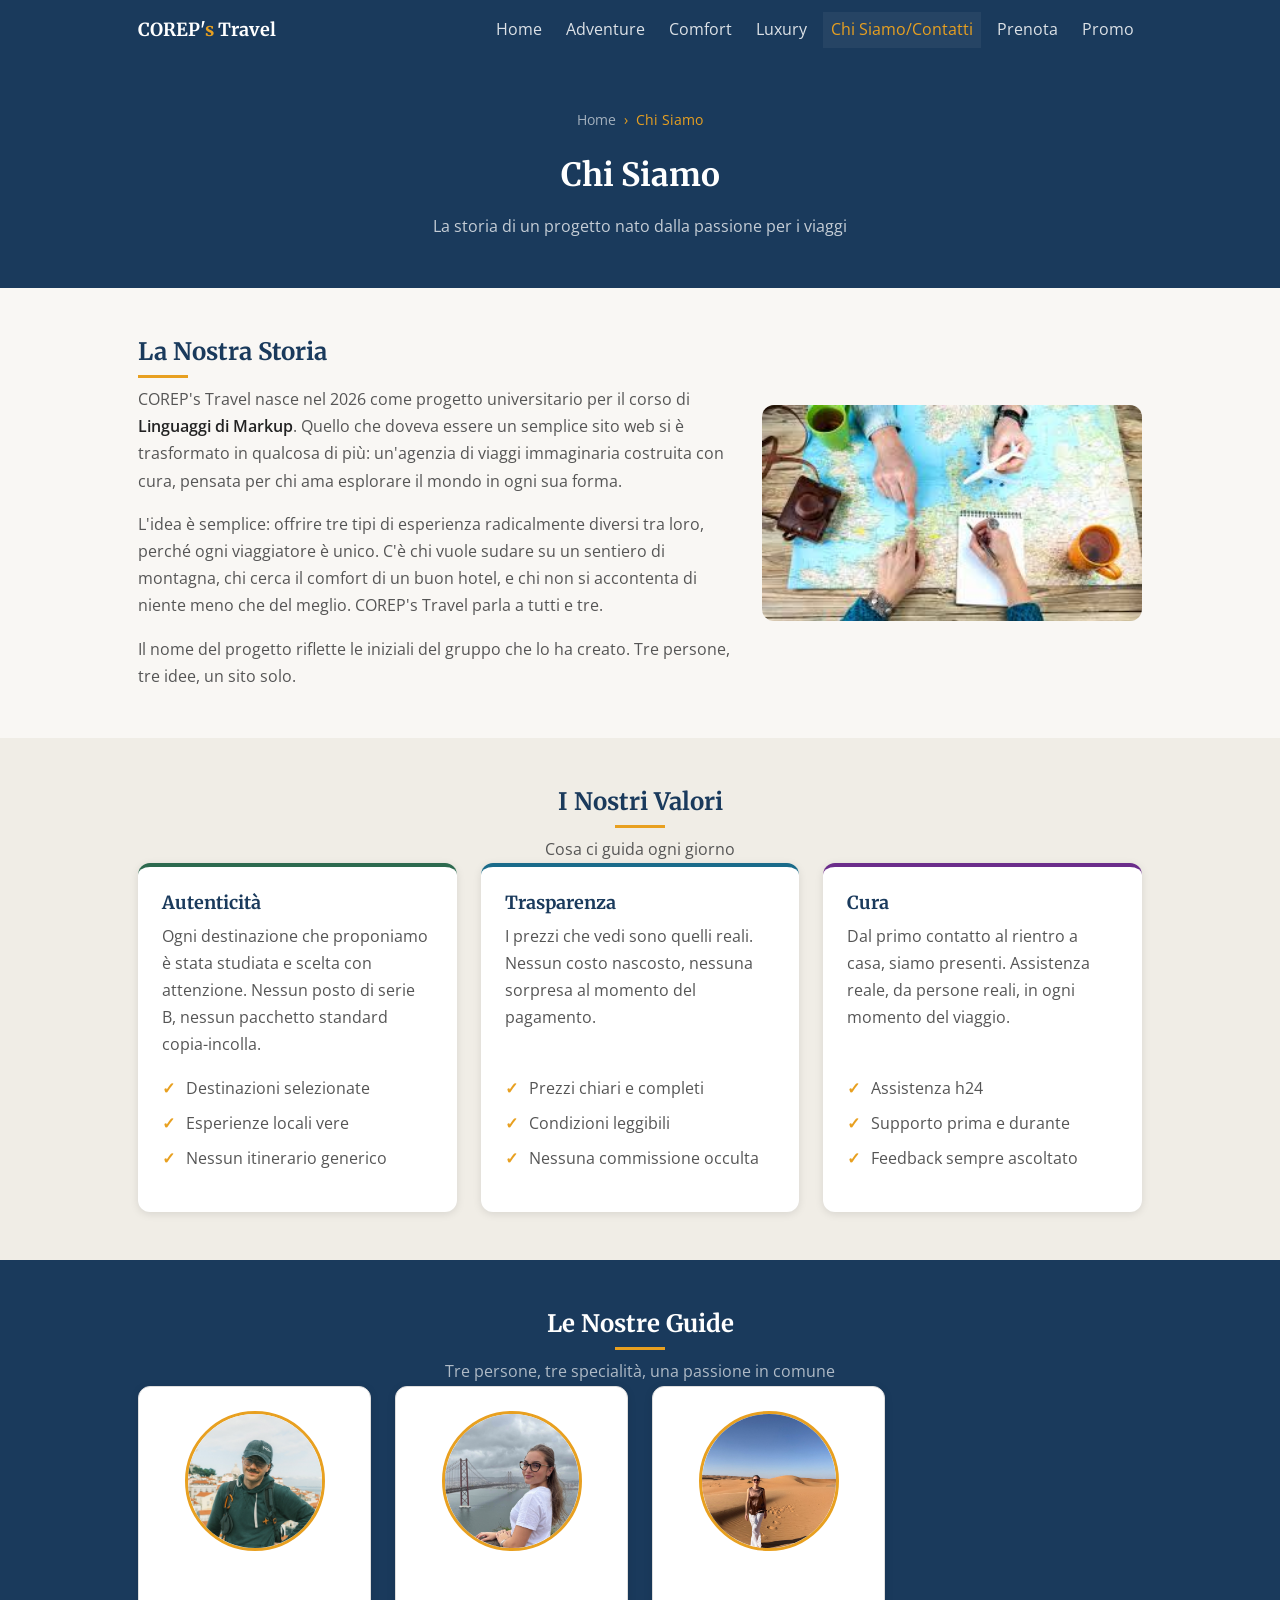
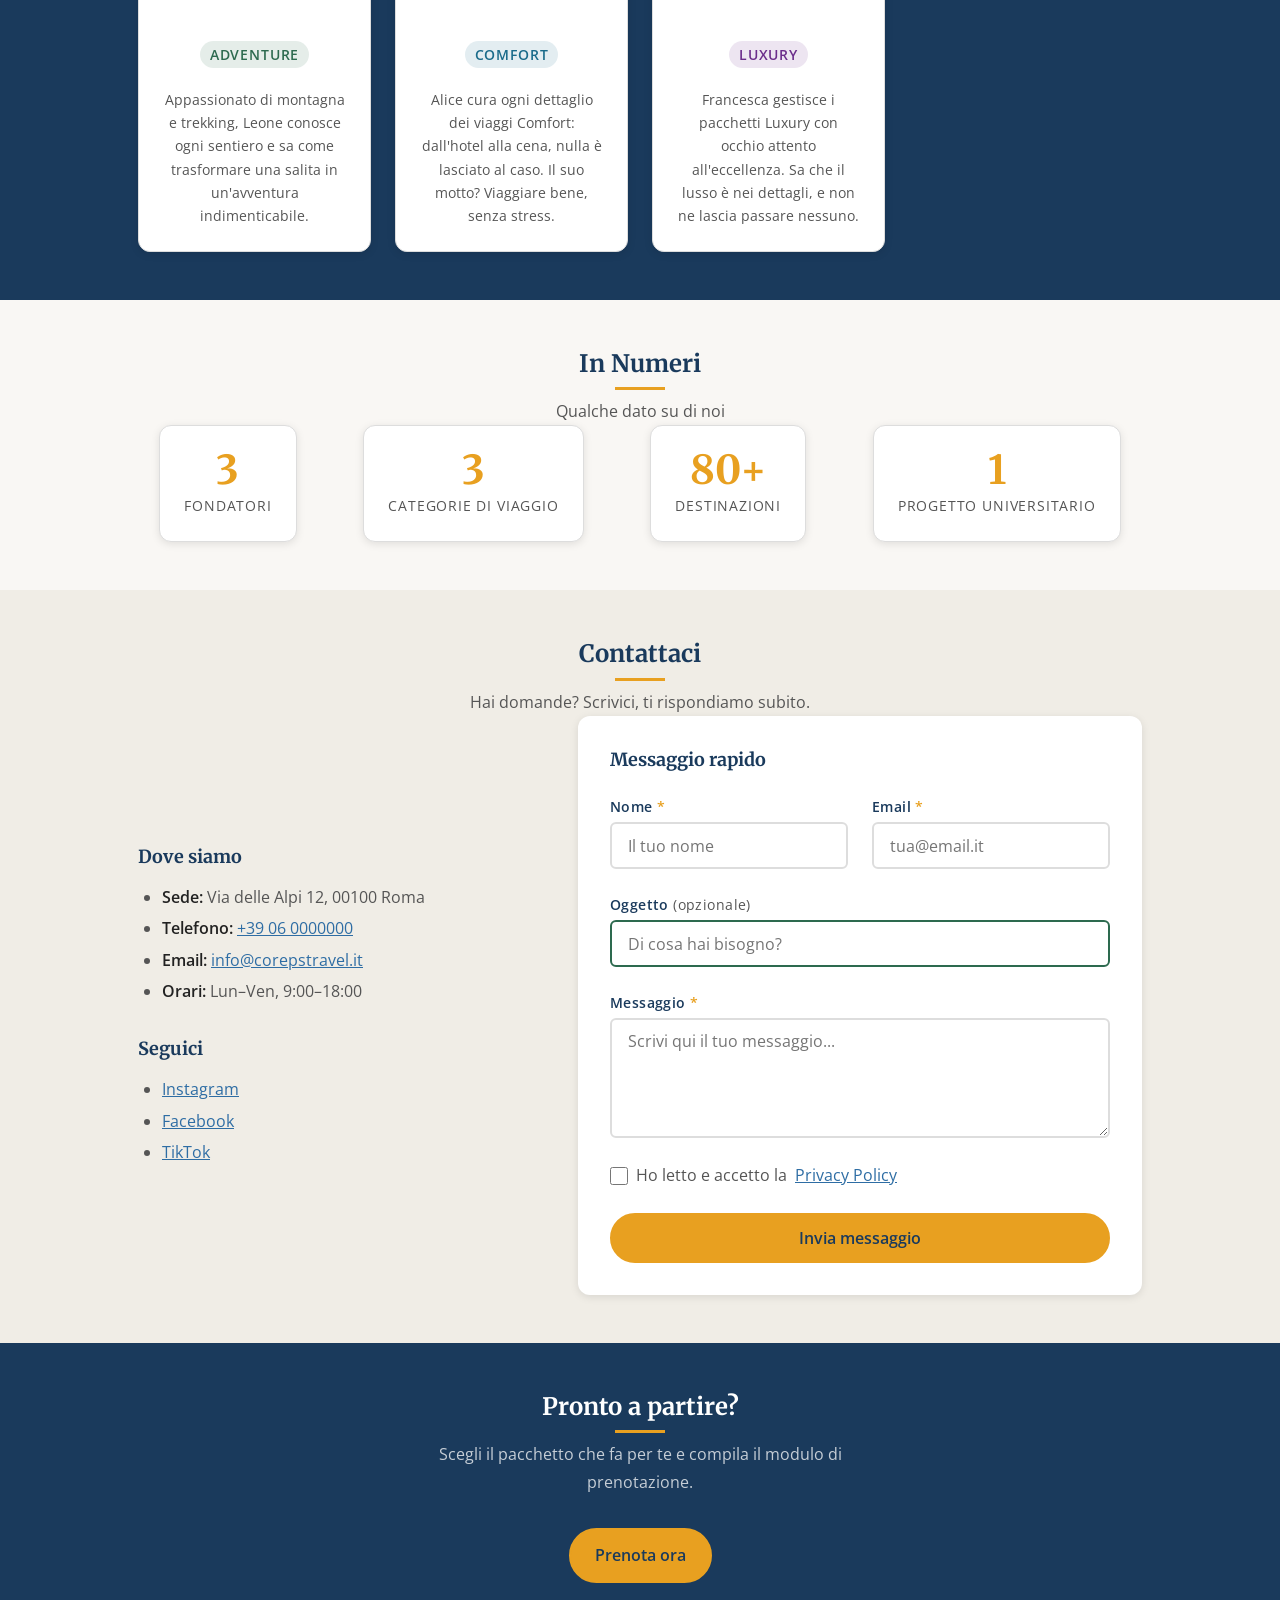
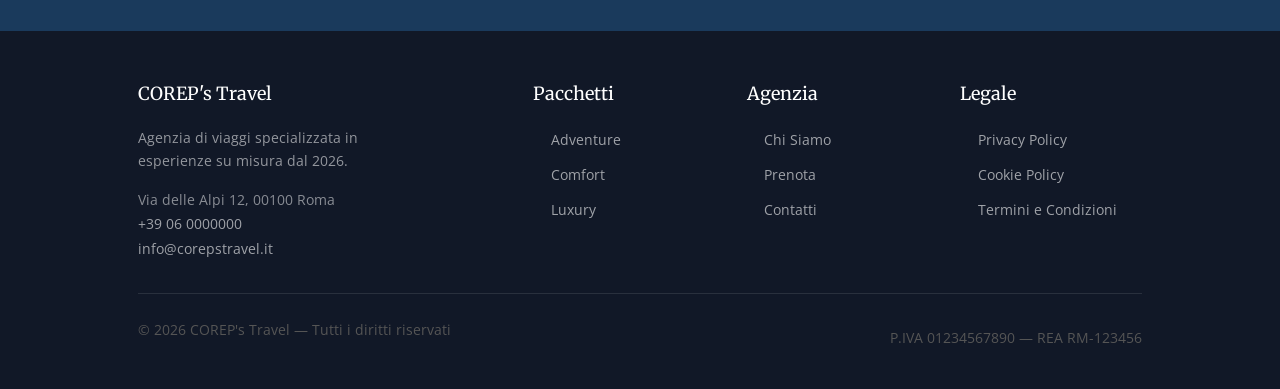
<file: about.html>
<!DOCTYPE html>
<html lang="it">
<head>
  <meta charset="UTF-8" />
  <meta name="viewport" content="width=device-width, initial-scale=1.0" />
  <meta name="description" content="Chi siamo — COREP's Travel, la nostra storia e il nostro team." />
  <title>Chi Siamo — COREP's Travel</title>
  <link rel="stylesheet" href="style.css" />
</head>
<body>

  <!-- ===== NAVBAR ===== -->
  <header class="navbar" role="banner">
    <div class="navbar__interno">
      <a href="index.html" class="navbar__logo">COREP'<span>s</span> Travel</a>
      <nav id="menu-principale" class="navbar__menu" role="navigation" aria-label="Navigazione principale">
        <a href="index.html"     class="navbar__link">Home</a>
        <a href="adventure.html" class="navbar__link">Adventure</a>
        <a href="comfort.html"   class="navbar__link">Comfort</a>
        <a href="luxury.html"    class="navbar__link">Luxury</a>
        <a href="about.html"     class="navbar__link attivo">Chi Siamo/Contatti</a>
        <a href="prenotazione.html" class="navbar__link">Prenota</a>
        <a href="promo.html"       class="navbar__link">Promo</a>
      </nav>
      <button class="navbar__hamburger" id="hamburger" aria-label="Apri o chiudi il menu" aria-expanded="false" aria-controls="menu-principale">
        <span></span><span></span><span></span>
      </button>
    </div>
  </header>


  <main>

    <!-- PAGE HEADER -->
    <section class="page-header" aria-label="Intestazione pagina">
      <div class="contenitore page-header__contenuto">
        <nav class="breadcrumb" aria-label="Percorso di navigazione">
          <a href="index.html">Home</a>
          <span>›</span>
          <span>Chi Siamo</span>
        </nav>
        <h1 class="page-header__titolo">Chi Siamo</h1>
        <p class="page-header__sottotitolo">
          La storia di un progetto nato dalla passione per i viaggi
        </p>
      </div>
    </section>


    <!-- LA NOSTRA STORIA -->
    <section class="sezione" aria-labelledby="titolo-storia">
      <div class="contenitore">
        <div class="layout-due-colonne">

          <div class="layout-due-colonne__testo">
            <h2 class="titolo-sezione" id="titolo-storia">La Nostra Storia</h2>
            <p>
              COREP's Travel nasce nel 2026 come progetto universitario per il corso di
              <strong>Linguaggi di Markup</strong>. Quello che doveva essere un semplice
              sito web si è trasformato in qualcosa di più: un'agenzia di viaggi immaginaria
              costruita con cura, pensata per chi ama esplorare il mondo in ogni sua forma.
            </p>
            <p>
              L'idea è semplice: offrire tre tipi di esperienza radicalmente diversi tra loro,
              perché ogni viaggiatore è unico. C'è chi vuole sudare su un sentiero di montagna,
              chi cerca il comfort di un buon hotel, e chi non si accontenta di niente meno
              che del meglio. COREP's Travel parla a tutti e tre.
            </p>
            <p>
              Il nome del progetto riflette le iniziali del gruppo che lo ha creato.
              Tre persone, tre idee, un sito solo.
            </p>
          </div>

          <div class="layout-due-colonne__immagine">
            <img
              src="media/index/images.jpeg"
              alt="Il team di COREP's Travel al lavoro"
              style="width: 100%; border-radius: var(--raggio-lg); object-fit: cover; max-height: 360px;"
            />
          </div>

        </div>
      </div>
    </section>


    <!-- I NOSTRI VALORI -->
    <section class="sezione" style="background-color: #f0ede6;" aria-labelledby="titolo-valori">
      <div class="contenitore">
        <div class="testo-centro">
          <h2 class="titolo-sezione" id="titolo-valori">I Nostri Valori</h2>
          <p class="sottotitolo-sezione">Cosa ci guida ogni giorno</p>
        </div>

        <div class="griglia-pacchetti">

          <article class="card" style="border-top: 4px solid var(--colore-adventure);">
            <div class="card__corpo">
              <h3 class="card__titolo">Autenticità</h3>
              <p class="card__testo">
                Ogni destinazione che proponiamo è stata studiata e scelta con attenzione.
                Nessun posto di serie B, nessun pacchetto standard copia-incolla.
              </p>
              <ul class="lista-spunta">
                <li>Destinazioni selezionate</li>
                <li>Esperienze locali vere</li>
                <li>Nessun itinerario generico</li>
              </ul>
            </div>
          </article>

          <article class="card" style="border-top: 4px solid var(--colore-comfort);">
            <div class="card__corpo">
              <h3 class="card__titolo">Trasparenza</h3>
              <p class="card__testo">
                I prezzi che vedi sono quelli reali. Nessun costo nascosto,
                nessuna sorpresa al momento del pagamento.
              </p>
              <ul class="lista-spunta">
                <li>Prezzi chiari e completi</li>
                <li>Condizioni leggibili</li>
                <li>Nessuna commissione occulta</li>
              </ul>
            </div>
          </article>

          <article class="card" style="border-top: 4px solid var(--colore-luxury);">
            <div class="card__corpo">
              <h3 class="card__titolo">Cura</h3>
              <p class="card__testo">
                Dal primo contatto al rientro a casa, siamo presenti.
                Assistenza reale, da persone reali, in ogni momento del viaggio.
              </p>
              <ul class="lista-spunta">
                <li>Assistenza h24</li>
                <li>Supporto prima e durante</li>
                <li>Feedback sempre ascoltato</li>
              </ul>
            </div>
          </article>

        </div>
      </div>
    </section>


    <!-- IL TEAM — GUIDE DEI PACCHETTI -->
    <section class="sezione sezione--scura" aria-labelledby="titolo-team">
      <div class="contenitore">
        <div class="testo-centro">
          <h2 class="titolo-sezione" id="titolo-team">Le Nostre Guide</h2>
          <p class="sottotitolo-sezione" style="color: rgba(255,255,255,0.65);">
            Tre persone, tre specialità, una passione in comune
          </p>
        </div>

        <div class="griglia-team">

          <!-- Leone -->
          <article class="team-card">
            <img
              src="media/profile/DSF0346.jpg"
              alt="Foto di Leone, guida Adventure"
              class="team-card__foto"
            />
            <h3 class="team-card__nome">Leone</h3>
            <p class="team-card__ruolo">Guida Adventure</p>
            <span class="badge badge--adventure" style="margin: 0.5rem 0 0.75rem;">Adventure</span>
            <p style="font-size: var(--fs-piccolo); color: var(--colore-testo-chiaro); margin-top: var(--spazio-s);">
              Appassionato di montagna e trekking, Leone conosce ogni sentiero
              e sa come trasformare una salita in un'avventura indimenticabile.
            </p>
          </article>

          <!-- Alice -->
          <article class="team-card">
            <img
              src="media/profile/IMG_7063_Original.jpg"
              alt="Foto di Alice, guida Comfort"
              class="team-card__foto"
            />
            <h3 class="team-card__nome">Alice</h3>
            <p class="team-card__ruolo">Guida Comfort</p>
            <span class="badge badge--comfort" style="margin: 0.5rem 0 0.75rem;">Comfort</span>
            <p style="font-size: var(--fs-piccolo); color: var(--colore-testo-chiaro); margin-top: var(--spazio-s);">
              Alice cura ogni dettaglio dei viaggi Comfort: dall'hotel alla cena,
              nulla è lasciato al caso. Il suo motto? Viaggiare bene, senza stress.
            </p>
          </article>

          <!-- Francesca -->
          <article class="team-card">
            <img
              src="media/profile/PHOTO-2026-04-15-13-07-42.jpg.jpeg"
              alt="Foto di Francesca, guida Luxury"
              class="team-card__foto"
            />
            <h3 class="team-card__nome">Francesca</h3>
            <p class="team-card__ruolo">Guida Luxury</p>
            <span class="badge badge--luxury" style="margin: 0.5rem 0 0.75rem;">Luxury</span>
            <p style="font-size: var(--fs-piccolo); color: var(--colore-testo-chiaro); margin-top: var(--spazio-s);">
              Francesca gestisce i pacchetti Luxury con occhio attento all'eccellenza.
              Sa che il lusso è nei dettagli, e non ne lascia passare nessuno.
            </p>
          </article>

        </div>
      </div>
    </section>


    <!-- NUMERI -->
    <section class="sezione" aria-labelledby="titolo-numeri">
      <div class="contenitore">
        <div class="testo-centro">
          <h2 class="titolo-sezione" id="titolo-numeri">In Numeri</h2>
          <p class="sottotitolo-sezione">Qualche dato su di noi</p>
        </div>
        <div class="barra-stats">
          <article class="stat-card">
            <p class="stat-card__numero">3</p>
            <p class="stat-card__etichetta">Fondatori</p>
          </article>
          <article class="stat-card">
            <p class="stat-card__numero">3</p>
            <p class="stat-card__etichetta">Categorie di viaggio</p>
          </article>
          <article class="stat-card">
            <p class="stat-card__numero">80+</p>
            <p class="stat-card__etichetta">Destinazioni</p>
          </article>
          <article class="stat-card">
            <p class="stat-card__numero">1</p>
            <p class="stat-card__etichetta">Progetto universitario</p>
          </article>
        </div>
      </div>
    </section>


    <!-- CONTATTI -->
    <section class="sezione" style="background-color: #f0ede6;" id="contatti" aria-labelledby="titolo-contatti">
      <div class="contenitore">
        <div class="testo-centro">
          <h2 class="titolo-sezione" id="titolo-contatti">Contattaci</h2>
          <p class="sottotitolo-sezione">Hai domande? Scrivici, ti rispondiamo subito.</p>
        </div>

        <div class="layout-due-colonne">

          <!-- Info contatto -->
          <div class="layout-due-colonne__testo">
            <h3 style="margin-bottom: var(--spazio-m); color: var(--colore-primario);">Dove siamo</h3>

            <address style="font-style: normal; margin-bottom: var(--spazio-xl);">
              <ul class="lista-pallino">
                <li><strong>Sede:</strong> Via delle Alpi 12, 00100 Roma</li>
                <li><strong>Telefono:</strong> <a href="tel:+390600000000" class="link">+39 06 0000000</a></li>
                <li><strong>Email:</strong> <a href="mailto:info@corepstravel.it" class="link">info@corepstravel.it</a></li>
                <li><strong>Orari:</strong> Lun–Ven, 9:00–18:00</li>
              </ul>
            </address>

            <h3 style="margin-bottom: var(--spazio-m); color: var(--colore-primario);">Seguici</h3>
            <ul class="lista-pallino">
              <li><a href="#" class="link">Instagram</a></li>
              <li><a href="#" class="link">Facebook</a></li>
              <li><a href="#" class="link">TikTok</a></li>
            </ul>
          </div>

          <!-- Form contatto rapido -->
          <aside class="layout-due-colonne__immagine">
            <div style="background: var(--colore-bianco); padding: var(--spazio-xl); border-radius: var(--raggio-lg); box-shadow: var(--ombra);">
              <h3 style="margin-bottom: var(--spazio-l); color: var(--colore-primario);">Messaggio rapido</h3>

              <form class="form" action="#" method="post">

                <div class="form__riga">
                  <div class="form__gruppo">
                    <label for="nome" class="form__etichetta">Nome</label>
                    <input type="text" id="nome" name="nome" class="form__input" placeholder="Il tuo nome" required />
                  </div>
                  <div class="form__gruppo">
                    <label for="email" class="form__etichetta">Email</label>
                    <input type="email" id="email" name="email" class="form__input" placeholder="tua@email.it" required />
                  </div>
                </div>

                <div class="form__gruppo">
                  <label for="oggetto" class="form__etichetta form__etichetta--opzionale">Oggetto</label>
                  <input type="text" id="oggetto" name="oggetto" class="form__input" placeholder="Di cosa hai bisogno?" />
                </div>

                <div class="form__gruppo">
                  <label for="messaggio" class="form__etichetta">Messaggio</label>
                  <textarea id="messaggio" name="messaggio" class="form__textarea" placeholder="Scrivi qui il tuo messaggio..." required></textarea>
                </div>

                <div class="form__gruppo">
                  <label class="form__check">
                    <input type="checkbox" name="privacy" required />
                    Ho letto e accetto la <a href="#" class="link">Privacy Policy</a>
                  </label>
                </div>

                <button type="submit" class="bottone bottone--primario">Invia messaggio</button>

              </form>
            </div>
          </aside>

        </div>
      </div>
    </section>


    <!-- CTA finale -->
    <section class="sezione sezione--scura" aria-label="Chiamata all'azione">
      <div class="contenitore testo-centro">
        <h2 class="titolo-sezione">Pronto a partire?</h2>
        <p style="color: rgba(255,255,255,0.75); max-width: 480px; margin: 0 auto var(--spazio-xl);">
          Scegli il pacchetto che fa per te e compila il modulo di prenotazione.
        </p>
        <a href="iscrizione.html" class="bottone bottone--primario">Prenota ora</a>
      </div>
    </section>

  </main>


  <!-- ===== FOOTER ===== -->
  <footer class="footer" role="contentinfo">
    <div class="contenitore">
      <div class="footer__griglia">
        <div>
          <p class="footer__titolo">COREP's Travel</p>
          <p style="font-size: var(--fs-piccolo); color: rgba(255,255,255,0.55); margin-bottom: var(--spazio-m); max-width: 260px;">
            Agenzia di viaggi specializzata in esperienze su misura dal 2026.
          </p>
          <address style="font-style: normal; font-size: var(--fs-piccolo); color: rgba(255,255,255,0.5); line-height: 1.8;">
            Via delle Alpi 12, 00100 Roma<br />
            <a href="tel:+390600000000" style="color: rgba(255,255,255,0.6);">+39 06 0000000</a><br />
            <a href="mailto:info@corepstravel.it" style="color: rgba(255,255,255,0.6);">info@corepstravel.it</a>
          </address>
        </div>
        <nav aria-label="Link pacchetti">
          <p class="footer__titolo">Pacchetti</p>
          <ul class="footer__lista">
            <li><a href="adventure.html">Adventure</a></li>
            <li><a href="comfort.html">Comfort</a></li>
            <li><a href="luxury.html">Luxury</a></li>
          </ul>
        </nav>
        <nav aria-label="Link agenzia">
          <p class="footer__titolo">Agenzia</p>
          <ul class="footer__lista">
            <li><a href="about.html">Chi Siamo</a></li>
            <li><a href="iscrizione.html">Prenota</a></li>
            <li><a href="about.html#contatti">Contatti</a></li>
          </ul>
        </nav>
        <nav aria-label="Link legali">
          <p class="footer__titolo">Legale</p>
          <ul class="footer__lista">
            <li><a href="#">Privacy Policy</a></li>
            <li><a href="#">Cookie Policy</a></li>
            <li><a href="#">Termini e Condizioni</a></li>
          </ul>
        </nav>
      </div>
      <div class="footer__basso">
        <p>&copy; 2026 COREP's Travel — Tutti i diritti riservati</p>
        <p>P.IVA 01234567890 — REA RM-123456</p>
      </div>
    </div>
  </footer>

  <script>
    const hamburger = document.getElementById('hamburger');
    const menu = document.getElementById('menu-principale');
    hamburger.addEventListener('click', function () {
      const aperto = menu.classList.toggle('aperto');
      hamburger.classList.toggle('aperto', aperto);
      hamburger.setAttribute('aria-expanded', aperto);
    });
  </script>

</body>
</html>
</file>
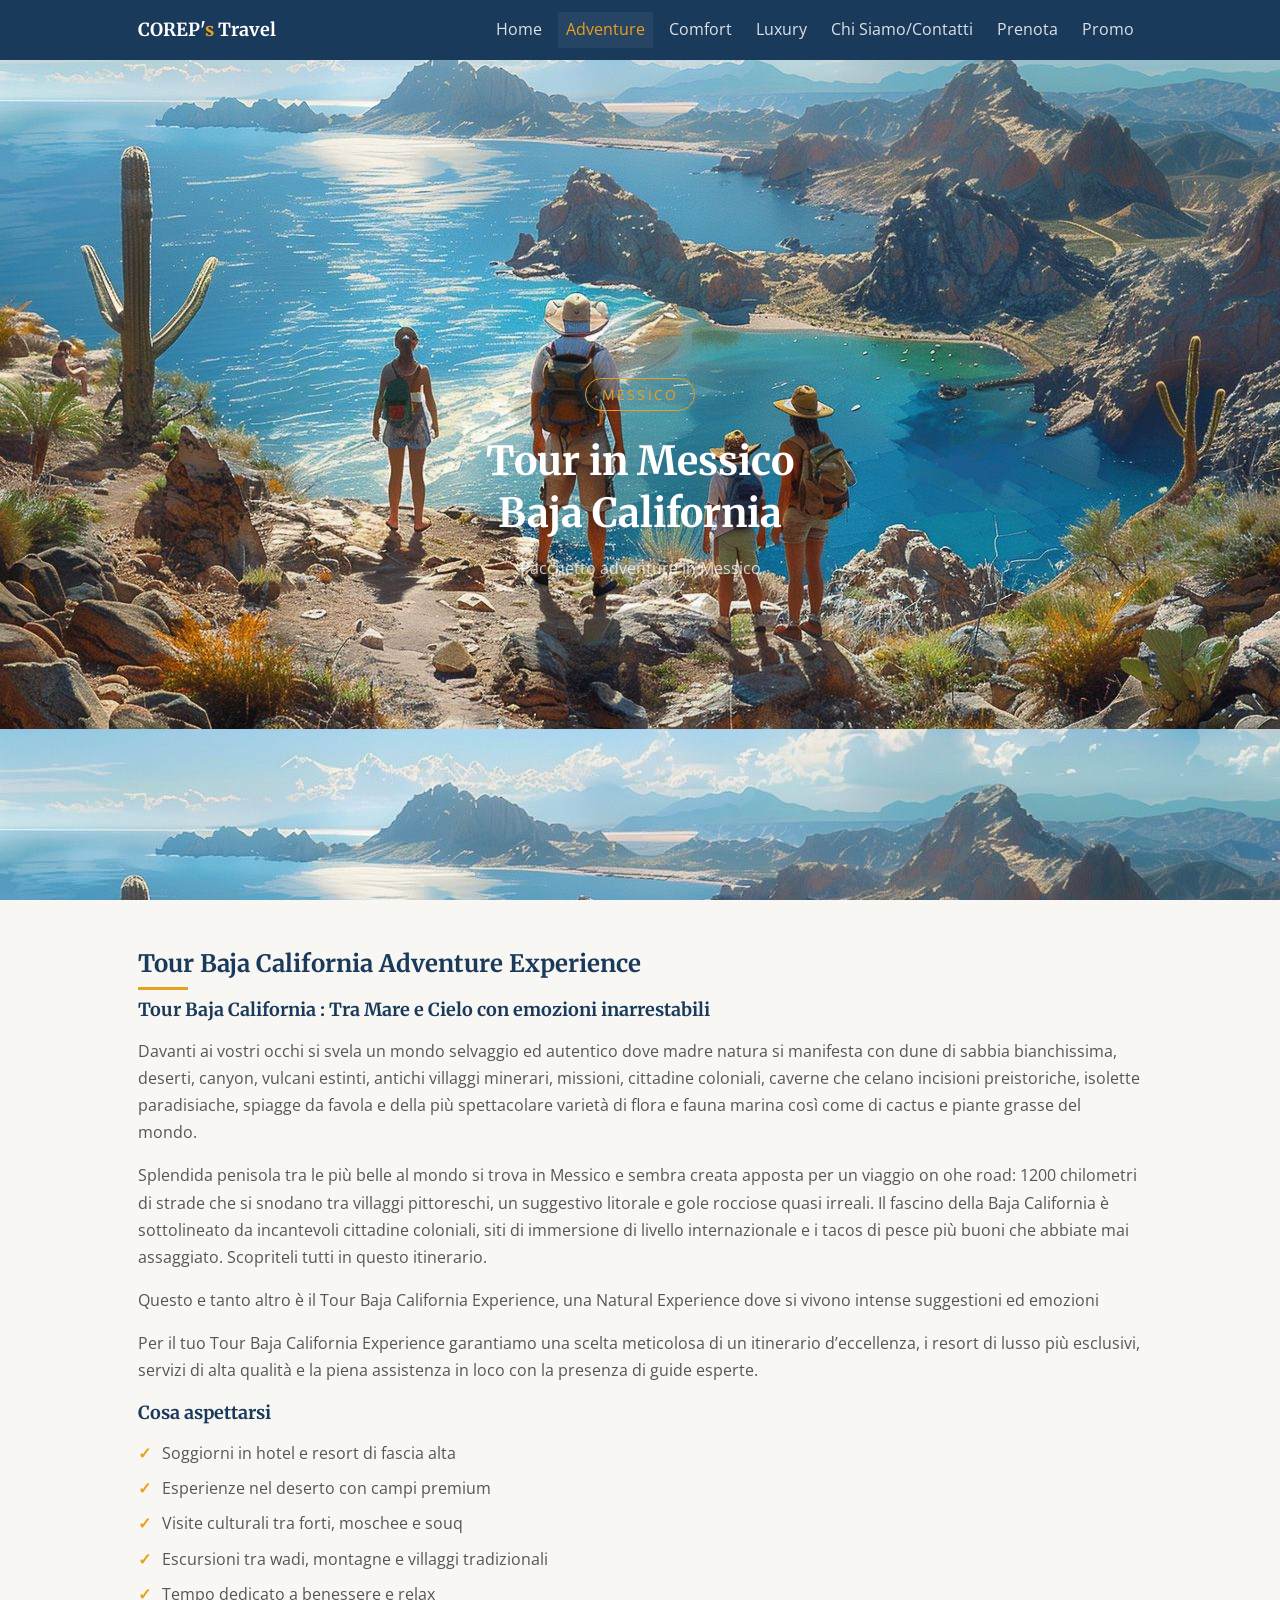
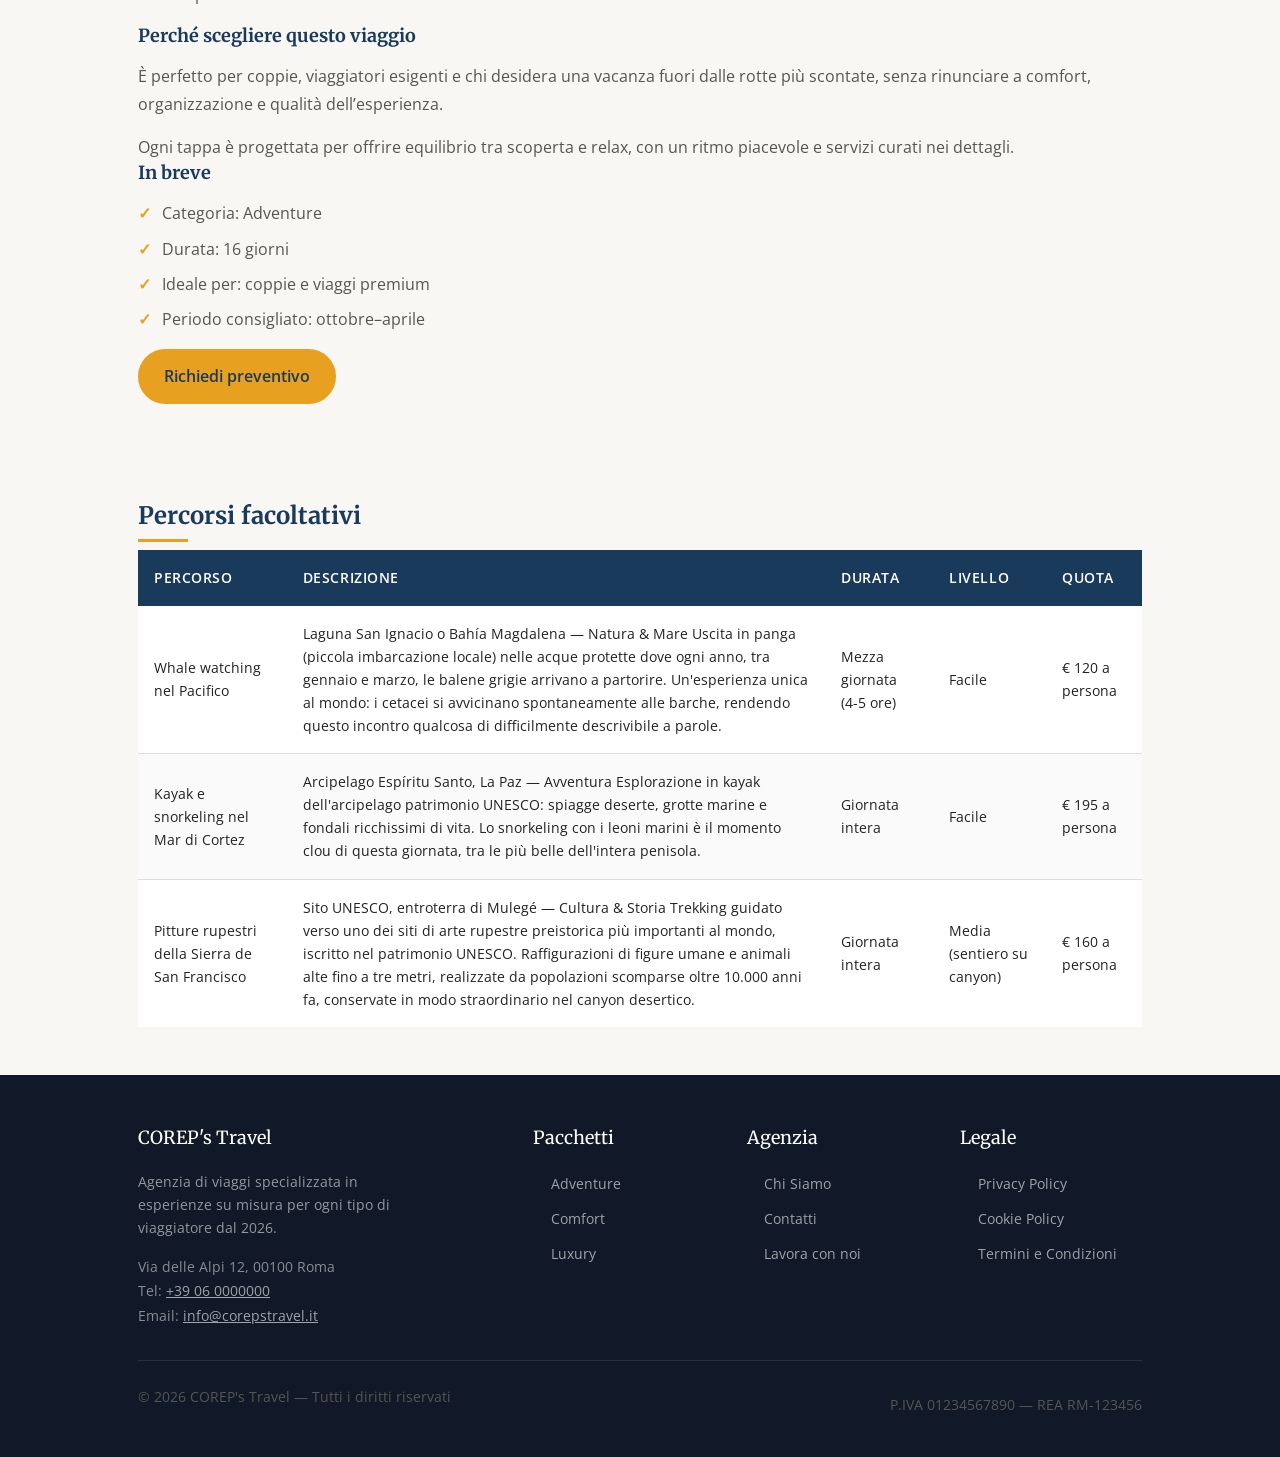
<file: adventure.html>
<!DOCTYPE html>
<html lang="its">

<head>
    <meta charset="UTF-8">
    <meta name="viewport" content="width=device-width, initial-scale=1.0">
    <meta name="description" content="COREP's Travel — Pacchetto Adventure" />
    <title>COREP's Travel — Pacchetto Adventure</title>

    <link rel="stylesheet" href="style.css" />
</head>

<body>

    <!-- ===== NAVBAR ===== -->
    <header class="navbar" role="banner">
        <div class="navbar__interno">

            <a href="index.html" class="navbar__logo">
                COREP'<span>s</span> Travel
            </a>

            <!-- Menu di navigazione -->
            <nav id="menu-principale" class="navbar__menu" role="navigation" aria-label="Navigazione principale">
                <a href="index.html" class="navbar__link">Home</a>
                <a href="adventure.html" class="navbar__link attivo">Adventure</a>
                <a href="comfort.html" class="navbar__link">Comfort</a>
                <a href="luxury.html" class="navbar__link">Luxury</a>
                <a href="about.html"      class="navbar__link">Chi Siamo/Contatti</a>
                <a href="prenotazione.html" class="navbar__link">Prenota</a>
                <a href="promo.html"       class="navbar__link">Promo</a>
            </nav>

            <!-- Hamburger mobile -->
            <button class="navbar__hamburger" id="hamburger" aria-label="Apri o chiudi il menu" aria-expanded="false"
                aria-controls="menu-principale">
                <span></span>
                <span></span>
                <span></span>
            </button>

        </div>
    </header>

    <main>
        <section class="hero background-hero" style="background-image: url('media/assets/bg_messico.jpeg'); "
            aria-label="Intestazione principale">
            <div class="hero__contenuto">
                <span class="hero__etichetta">Messico</span>
                <h1 class="hero__titolo">Tour in Messico<br /> Baja California</h1>
                <p class="hero__sottotitolo">
                    Pacchetto adventure in Messico
                </p>
            </div>
        </section>

        <section class="sezione" aria-label="Titolo viaggio">
            <div class="contenitore">
                <div class="layout-due-colonne-no-center">
                    <article class="layout-due-colonne__testo dettaglio-viaggio__contenuto">
                        <h2 id="titolo-viaggio-adventure" class="titolo-sezione">Tour Baja California Adventure
                            Experience</h2>
                        <h3>Tour Baja California : Tra Mare e Cielo con emozioni inarrestabili</h3>
                        <p>
                            Davanti ai vostri occhi si svela un mondo selvaggio ed autentico dove madre natura si
                            manifesta con dune di sabbia bianchissima, deserti, canyon, vulcani estinti, antichi
                            villaggi minerari, missioni, cittadine coloniali, caverne che celano incisioni preistoriche,
                            isolette paradisiache, spiagge da favola e della più spettacolare varietà di flora e fauna
                            marina così come di cactus e piante grasse del mondo.
                        </p>

                        <p>
                            Splendida penisola tra le più belle al mondo si trova in Messico e sembra creata apposta per
                            un viaggio on ohe road: 1200 chilometri di strade che si snodano tra villaggi pittoreschi,
                            un suggestivo litorale e gole rocciose quasi irreali. Il fascino della Baja California è
                            sottolineato da incantevoli cittadine coloniali, siti di immersione di livello
                            internazionale e i tacos di pesce più buoni che abbiate mai assaggiato. Scopriteli tutti in
                            questo itinerario.
                        </p>

                        <p>
                            Questo e tanto altro è il Tour Baja California Experience, una Natural Experience dove si
                            vivono intense suggestioni ed emozioni
                        </p>

                        <p>
                            Per il tuo Tour Baja California Experience garantiamo una scelta meticolosa di un itinerario
                            d’eccellenza, i resort di lusso più esclusivi, servizi di alta qualità e la piena assistenza
                            in loco con la presenza di guide esperte.
                        </p>

                        <h3>Cosa aspettarsi</h3>
                        <ul class="lista-spunta">
                            <li>Soggiorni in hotel e resort di fascia alta</li>
                            <li>Esperienze nel deserto con campi premium</li>
                            <li>Visite culturali tra forti, moschee e souq</li>
                            <li>Escursioni tra wadi, montagne e villaggi tradizionali</li>
                            <li>Tempo dedicato a benessere e relax</li>
                        </ul>

                        <h3>Perché scegliere questo viaggio</h3>
                        <p>
                            È perfetto per coppie, viaggiatori esigenti e chi desidera una vacanza fuori dalle rotte più
                            scontate, senza rinunciare a comfort, organizzazione e qualità dell’esperienza.
                        </p>

                        <p>
                            Ogni tappa è progettata per offrire equilibrio tra scoperta e relax, con un ritmo piacevole
                            e servizi curati nei dettagli.
                        </p>
                    </article>

                    <aside class="layout-due-colonne__immagine dettaglio-viaggio__sidebar">
                        <div class="box-info">
                            <h3 class="box-info__titolo">In breve</h3>

                            <ul class="lista-spunta">
                                <li>Categoria: Adventure</li>
                                <li>Durata: 16 giorni</li>
                                <li>Ideale per: coppie e viaggi premium</li>
                                <li>Periodo consigliato: ottobre–aprile</li>
                            </ul>

                            <a href="iscrizione.html" class="bottone bottone--primario">Richiedi preventivo</a>
                        </div>
                    </aside>
                </div>
            </div>
        </section>

        <section class="sezione">
            <div class="contenitore">
                <h3 class="titolo-sezione">Percorsi facoltativi</h3>

                <div style="overflow-x:auto;">
                    <table class="tabella">
                        <thead>
                            <tr>
                                <th>Percorso</th>
                                <th>Descrizione</th>
                                <th>Durata</th>
                                <th>Livello</th>
                                <th>Quota</th>
                            </tr>
                        </thead>
                        <tbody>
                            <tr>
                                <td>Whale watching nel Pacifico</td>
                                <td>
                                    Laguna San Ignacio o Bahía Magdalena — Natura & Mare
                                    Uscita in panga (piccola imbarcazione locale) nelle acque protette dove ogni anno, tra gennaio e marzo, le balene grigie arrivano a partorire. Un'esperienza unica al mondo: i cetacei si avvicinano spontaneamente alle barche, rendendo questo incontro qualcosa di difficilmente descrivibile a parole.
                                </td>
                                <td>Mezza giornata (4-5 ore)</td>
                                <td>Facile</td>
                                <td>&euro; 120 a persona</td>
                            </tr>

                            <tr>
                                <td>Kayak e snorkeling nel Mar di Cortez</td>
                                <td>
                                    Arcipelago Espíritu Santo, La Paz — Avventura
                                    Esplorazione in kayak dell'arcipelago patrimonio UNESCO: spiagge deserte, grotte marine e fondali ricchissimi di vita. Lo snorkeling con i leoni marini è il momento clou di questa giornata, tra le più belle dell'intera penisola.
                                </td>
                                <td>Giornata intera</td>
                                <td>Facile</td>
                                <td>&euro; 195 a persona</td>
                            </tr>

                            <tr>
                                <td>Pitture rupestri della Sierra de San Francisco</td>
                                <td>
                                    Sito UNESCO, entroterra di Mulegé — Cultura & Storia
                                    Trekking guidato verso uno dei siti di arte rupestre preistorica più importanti al mondo, iscritto nel patrimonio UNESCO. Raffigurazioni di figure umane e animali alte fino a tre metri, realizzate da popolazioni scomparse oltre 10.000 anni fa, conservate in modo straordinario nel canyon desertico.
                                </td>
                                <td>Giornata intera</td>
                                <td>Media (sentiero su canyon)</td>
                                <td>&euro; 160 a persona</td>
                            </tr>
                        </tbody>
                    </table>
                </div>
            </div>

        </section>


        <script>    
        const hamburger = document.getElementById('hamburger');
        const menu = document.getElementById('menu-principale');
        hamburger.addEventListener('click', function () {
            const aperto = menu.classList.toggle('aperto');
            hamburger.classList.toggle('aperto', aperto);
            hamburger.setAttribute('aria-expanded', aperto);
        });
        </script>
    </main>
        <!-- ===== FOOTER ===== -->
        <footer class="footer" role="contentinfo">
            <div class="contenitore">

                <div class="footer__griglia">

                    <!-- Info agenzia -->
                    <div>
                        <p class="footer__titolo">COREP's Travel</p>
                        <p
                            style="font-size: var(--fs-piccolo); color: rgba(255,255,255,0.55); margin-bottom: var(--spazio-m); max-width: 260px;">
                            Agenzia di viaggi specializzata in esperienze su misura
                            per ogni tipo di viaggiatore dal 2026.
                        </p>
                        <address
                            style="font-style: normal; font-size: var(--fs-piccolo); color: rgba(255,255,255,0.5); line-height: 1.8;">
                            Via delle Alpi 12, 00100 Roma<br />
                            Tel: <a href="tel:+390600000000" class="link" style="color: rgba(255,255,255,0.6);">+39 06
                                0000000</a><br />
                            Email: <a href="mailto:info@corepstravel.it" class="link"
                                style="color: rgba(255,255,255,0.6);">info@corepstravel.it</a>
                        </address>
                    </div>

                    <!-- Pacchetti -->
                    <nav aria-label="Link pacchetti">
                        <p class="footer__titolo">Pacchetti</p>
                        <ul class="footer__lista">
                            <li><a href="adventure.html">Adventure</a></li>
                            <li><a href="comfort.html">Comfort</a></li>
                            <li><a href="luxury.html">Luxury</a></li>
                        </ul>
                    </nav>

                    <!-- Agenzia -->
                    <nav aria-label="Link agenzia">
                        <p class="footer__titolo">Agenzia</p>
                        <ul class="footer__lista">
                            <li><a href="about.html">Chi Siamo</a></li>
                            <li><a href="contatti.html">Contatti</a></li>
                            <li><a href="contatti.html">Lavora con noi</a></li>
                        </ul>
                    </nav>

                    <!-- Legale -->
                    <nav aria-label="Link legali">
                        <p class="footer__titolo">Legale</p>
                        <ul class="footer__lista">
                            <li><a href="#">Privacy Policy</a></li>
                            <li><a href="#">Cookie Policy</a></li>
                            <li><a href="#">Termini e Condizioni</a></li>
                        </ul>
                    </nav>

                </div>

                <div class="footer__basso">
                    <p>&copy; 2026 COREP's Travel — Tutti i diritti riservati</p>
                    <p>P.IVA 01234567890 — REA RM-123456</p>
                </div>

            </div>
        </footer>
</body>

</html>
</file>
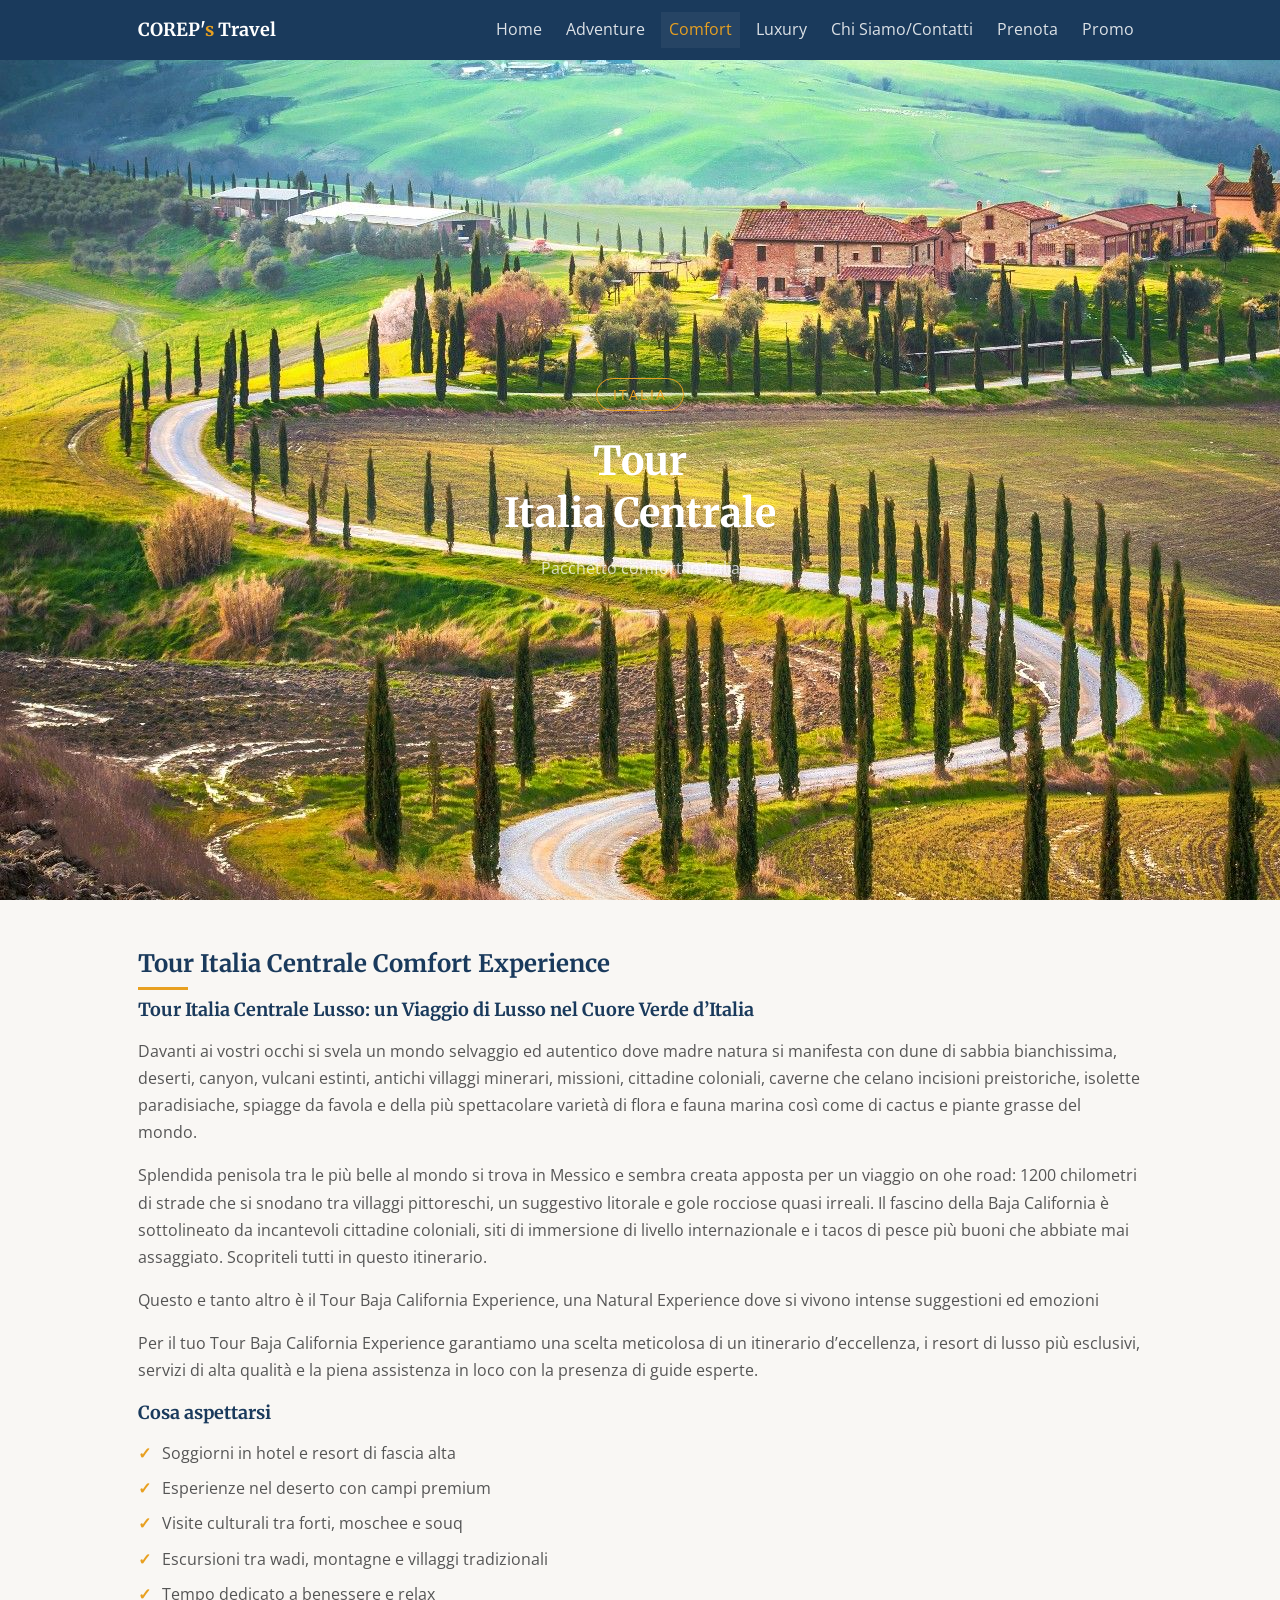
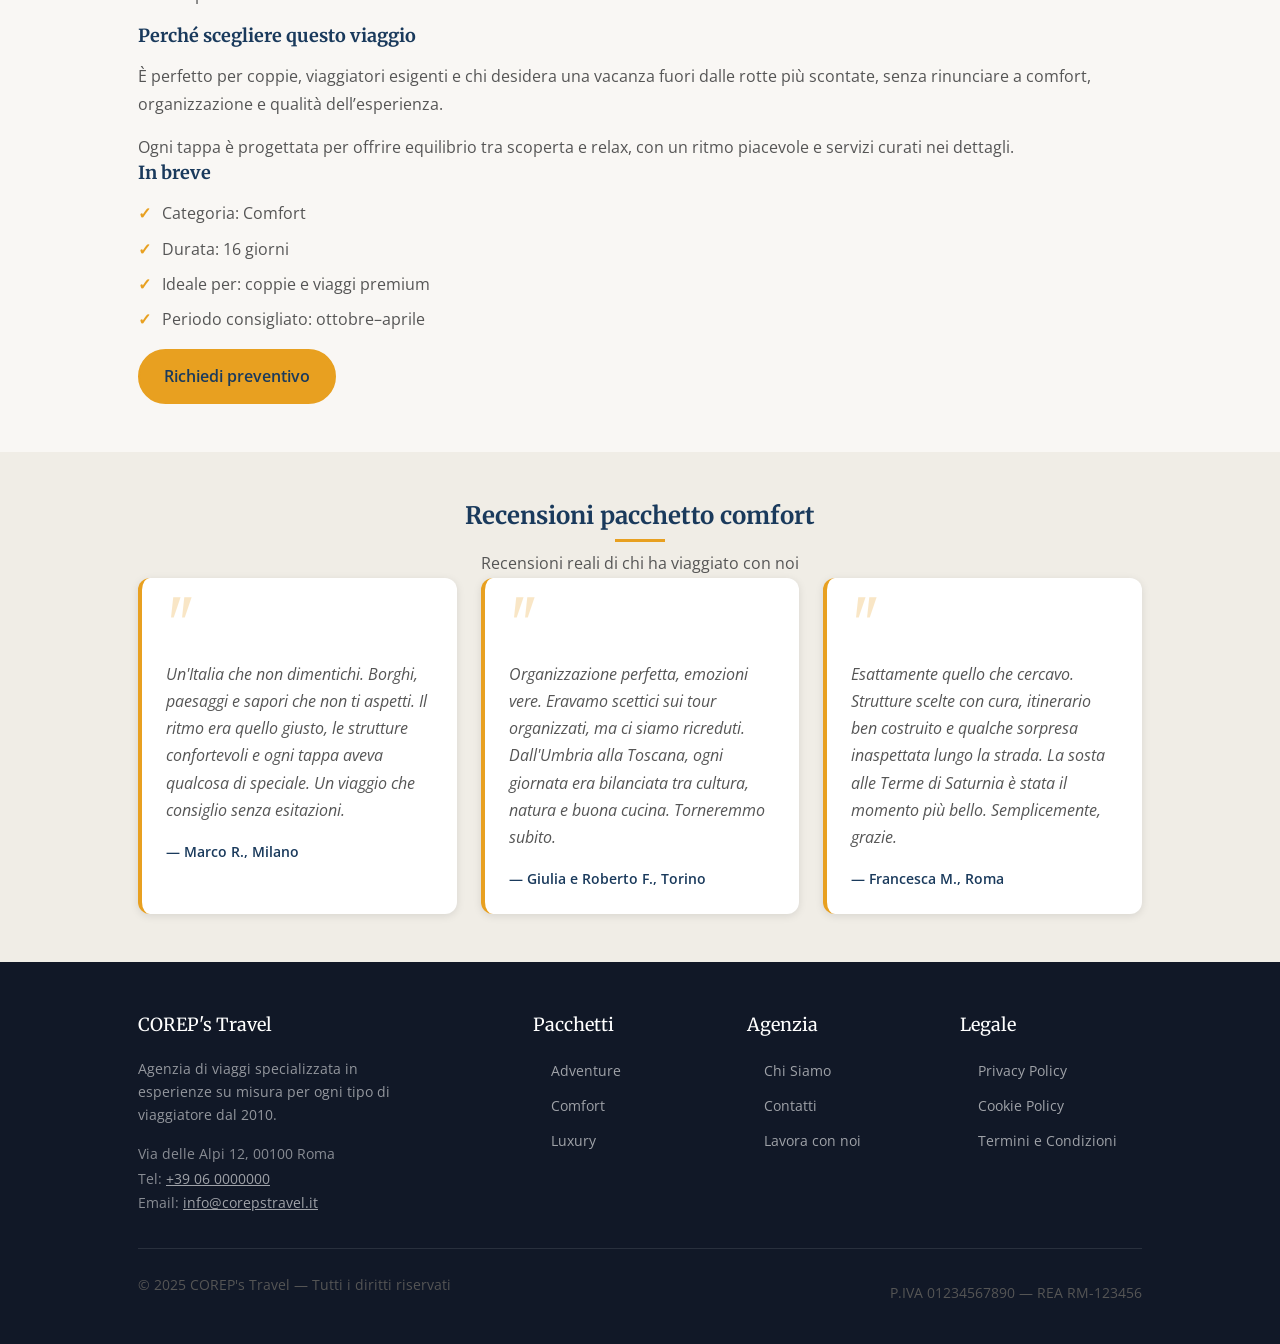
<file: comfort.html>
<!DOCTYPE html>
<html lang="it">

<head>
    <meta charset="UTF-8">
    <meta name="viewport" content="width=device-width, initial-scale=1.0">
    <meta name="description" content="COREP's Travel — Pacchetto Comfort" />
    <title>COREP's Travel — Pacchetto Comfort</title>

    <link rel="stylesheet" href="style.css" />
</head>

<body>

    <!-- ===== NAVBAR ===== -->
    <header class="navbar" role="banner">
        <div class="navbar__interno">

            <a href="index.html" class="navbar__logo">
                COREP'<span>s</span> Travel
            </a>

            <!-- Menu di navigazione -->
            <nav id="menu-principale" class="navbar__menu" role="navigation" aria-label="Navigazione principale">
                <a href="index.html" class="navbar__link">Home</a>
                <a href="adventure.html" class="navbar__link">Adventure</a>
                <a href="comfort.html" class="navbar__link attivo">Comfort</a>
                <a href="luxury.html" class="navbar__link">Luxury</a>
                <a href="about.html"      class="navbar__link">Chi Siamo/Contatti</a>
                <a href="prenotazione.html" class="navbar__link">Prenota</a>
                <a href="promo.html"       class="navbar__link">Promo</a>
            </nav>

            <!-- Hamburger mobile -->
            <button class="navbar__hamburger" id="hamburger" aria-label="Apri o chiudi il menu" aria-expanded="false"
                aria-controls="menu-principale">
                <span></span>
                <span></span>
                <span></span>
            </button>

        </div>
    </header>

    <main>
        <section class="hero background-hero" style="background-image: url('media/assets/bg_italia.jpeg');" aria-label="Intestazione principale">
            <div class="hero__contenuto">
                <span class="hero__etichetta">Italia</span>
                <h1 class="hero__titolo">Tour<br /> Italia Centrale</h1>
                <p class="hero__sottotitolo">
                    Pacchetto comfort in Italia
                </p>
            </div>
        </section>

        <section class="sezione" aria-label="Titolo viaggio">
            <div class="contenitore">
                <div class="layout-due-colonne-no-center">
                    <article class="layout-due-colonne__testo dettaglio-viaggio__contenuto">
                        <h2 id="titolo-viaggio-comfort" class="titolo-sezione">Tour Italia Centrale Comfort Experience</h2>
                        <h3>Tour Italia Centrale Lusso: un Viaggio di Lusso nel Cuore Verde d’Italia</h3>
                        <p>
                            Davanti ai vostri occhi si svela un mondo selvaggio ed autentico dove madre natura si manifesta con dune di sabbia bianchissima, deserti, canyon, vulcani estinti, antichi villaggi minerari, missioni, cittadine coloniali, caverne che celano incisioni preistoriche, isolette paradisiache, spiagge da favola e della più spettacolare varietà di flora e fauna marina così come di cactus e piante grasse del mondo.
                        </p>

                        <p>
                            Splendida penisola tra le più belle al mondo si trova in Messico e sembra creata apposta per un viaggio on ohe road: 1200 chilometri di strade che si snodano tra villaggi pittoreschi, un suggestivo litorale e gole rocciose quasi irreali. Il fascino della Baja California è sottolineato da incantevoli cittadine coloniali, siti di immersione di livello internazionale e i tacos di pesce più buoni che abbiate mai assaggiato. Scopriteli tutti in questo itinerario.
                        </p>

                        <p>
                            Questo e tanto altro è il Tour Baja California Experience, una Natural Experience dove si vivono intense suggestioni ed emozioni
                        </p>

                        <p>
                            Per il tuo Tour Baja California Experience garantiamo una scelta meticolosa di un itinerario d’eccellenza, i resort di lusso più esclusivi, servizi di alta qualità e la piena assistenza in loco con la presenza di guide esperte.
                        </p>

                        <h3>Cosa aspettarsi</h3>
                        <ul class="lista-spunta">
                            <li>Soggiorni in hotel e resort di fascia alta</li>
                            <li>Esperienze nel deserto con campi premium</li>
                            <li>Visite culturali tra forti, moschee e souq</li>
                            <li>Escursioni tra wadi, montagne e villaggi tradizionali</li>
                            <li>Tempo dedicato a benessere e relax</li>
                        </ul>

                        <h3>Perché scegliere questo viaggio</h3>
                        <p>
                            È perfetto per coppie, viaggiatori esigenti e chi desidera una vacanza fuori dalle rotte più
                            scontate, senza rinunciare a comfort, organizzazione e qualità dell’esperienza.
                        </p>

                        <p>
                            Ogni tappa è progettata per offrire equilibrio tra scoperta e relax, con un ritmo piacevole
                            e servizi curati nei dettagli.
                        </p>
                    </article>

                    <aside class="layout-due-colonne__immagine dettaglio-viaggio__sidebar">
                        <div class="box-info">
                            <h3 class="box-info__titolo">In breve</h3>

                            <ul class="lista-spunta">
                                <li>Categoria: Comfort</li>
                                <li>Durata: 16 giorni</li>
                                <li>Ideale per: coppie e viaggi premium</li>
                                <li>Periodo consigliato: ottobre–aprile</li>
                            </ul>

                            <a href="iscrizione.html" class="bottone bottone--primario">Richiedi preventivo</a>
                        </div>
                    </aside>
                </div>
            </div>
        </section>

        <section class="sezione" style="background-color: #f0ede6;" aria-labelledby="titolo-recensioni">
            <div class="contenitore">

                <div class="testo-centro">
                    <h2 class="titolo-sezione" id="titolo-recensioni">Recensioni pacchetto comfort</h2>
                    <p class="sottotitolo-sezione">Recensioni reali di chi ha viaggiato con noi</p>
                </div>

                <div class="griglia-pacchetti">

                    <blockquote class="testimonial">
                        <p class="testimonial__testo">
                            Un'Italia che non dimentichi. Borghi, paesaggi e sapori che non ti aspetti. Il ritmo era quello giusto, le strutture confortevoli e ogni tappa aveva qualcosa di speciale. Un viaggio che consiglio senza esitazioni.
                        </p>
                        <footer class="testimonial__autore">— Marco R., Milano</footer>
                    </blockquote>

                    <blockquote class="testimonial">
                        <p class="testimonial__testo">
                            Organizzazione perfetta, emozioni vere. Eravamo scettici sui tour organizzati, ma ci siamo ricreduti. Dall'Umbria alla Toscana, ogni giornata era bilanciata tra cultura, natura e buona cucina. Torneremmo subito.
                        </p>
                        <footer class="testimonial__autore">— Giulia e Roberto F., Torino</footer>
                    </blockquote>

                    <blockquote class="testimonial">
                        <p class="testimonial__testo">
                            Esattamente quello che cercavo. Strutture scelte con cura, itinerario ben costruito e qualche sorpresa inaspettata lungo la strada. La sosta alle Terme di Saturnia è stata il momento più bello. Semplicemente, grazie.
                        </p>
                        <footer class="testimonial__autore">— Francesca M., Roma</footer>
                    </blockquote>

                </div>
            </div>
        </section>
        


        <script>    
        const hamburger = document.getElementById('hamburger');
        const menu = document.getElementById('menu-principale');
        hamburger.addEventListener('click', function () {
            const aperto = menu.classList.toggle('aperto');
            hamburger.classList.toggle('aperto', aperto);
            hamburger.setAttribute('aria-expanded', aperto);
        });
        </script>
    </main>
  <!-- ===== FOOTER ===== -->
  <footer class="footer" role="contentinfo">
    <div class="contenitore">

      <div class="footer__griglia">

        <!-- Info agenzia -->
        <div>
          <p class="footer__titolo">COREP's Travel</p>
          <p style="font-size: var(--fs-piccolo); color: rgba(255,255,255,0.55); margin-bottom: var(--spazio-m); max-width: 260px;">
            Agenzia di viaggi specializzata in esperienze su misura
            per ogni tipo di viaggiatore dal 2010.
          </p>
          <address style="font-style: normal; font-size: var(--fs-piccolo); color: rgba(255,255,255,0.5); line-height: 1.8;">
            Via delle Alpi 12, 00100 Roma<br />
            Tel: <a href="tel:+390600000000" class="link" style="color: rgba(255,255,255,0.6);">+39 06 0000000</a><br />
            Email: <a href="mailto:info@corepstravel.it" class="link" style="color: rgba(255,255,255,0.6);">info@corepstravel.it</a>
          </address>
        </div>

        <!-- Pacchetti -->
        <nav aria-label="Link pacchetti">
          <p class="footer__titolo">Pacchetti</p>
          <ul class="footer__lista">
            <li><a href="adventure.html">Adventure</a></li>
            <li><a href="comfort.html">Comfort</a></li>
            <li><a href="luxury.html">Luxury</a></li>
          </ul>
        </nav>

        <!-- Agenzia -->
        <nav aria-label="Link agenzia">
          <p class="footer__titolo">Agenzia</p>
          <ul class="footer__lista">
            <li><a href="about.html">Chi Siamo</a></li>
            <li><a href="contatti.html">Contatti</a></li>
            <li><a href="contatti.html">Lavora con noi</a></li>
          </ul>
        </nav>

        <!-- Legale -->
        <nav aria-label="Link legali">
          <p class="footer__titolo">Legale</p>
          <ul class="footer__lista">
            <li><a href="#">Privacy Policy</a></li>
            <li><a href="#">Cookie Policy</a></li>
            <li><a href="#">Termini e Condizioni</a></li>
          </ul>
        </nav>

      </div>

      <div class="footer__basso">
        <p>&copy; 2025 COREP's Travel — Tutti i diritti riservati</p>
        <p>P.IVA 01234567890 — REA RM-123456</p>
      </div>

    </div>
  </footer>
</body>

</html>
</file>
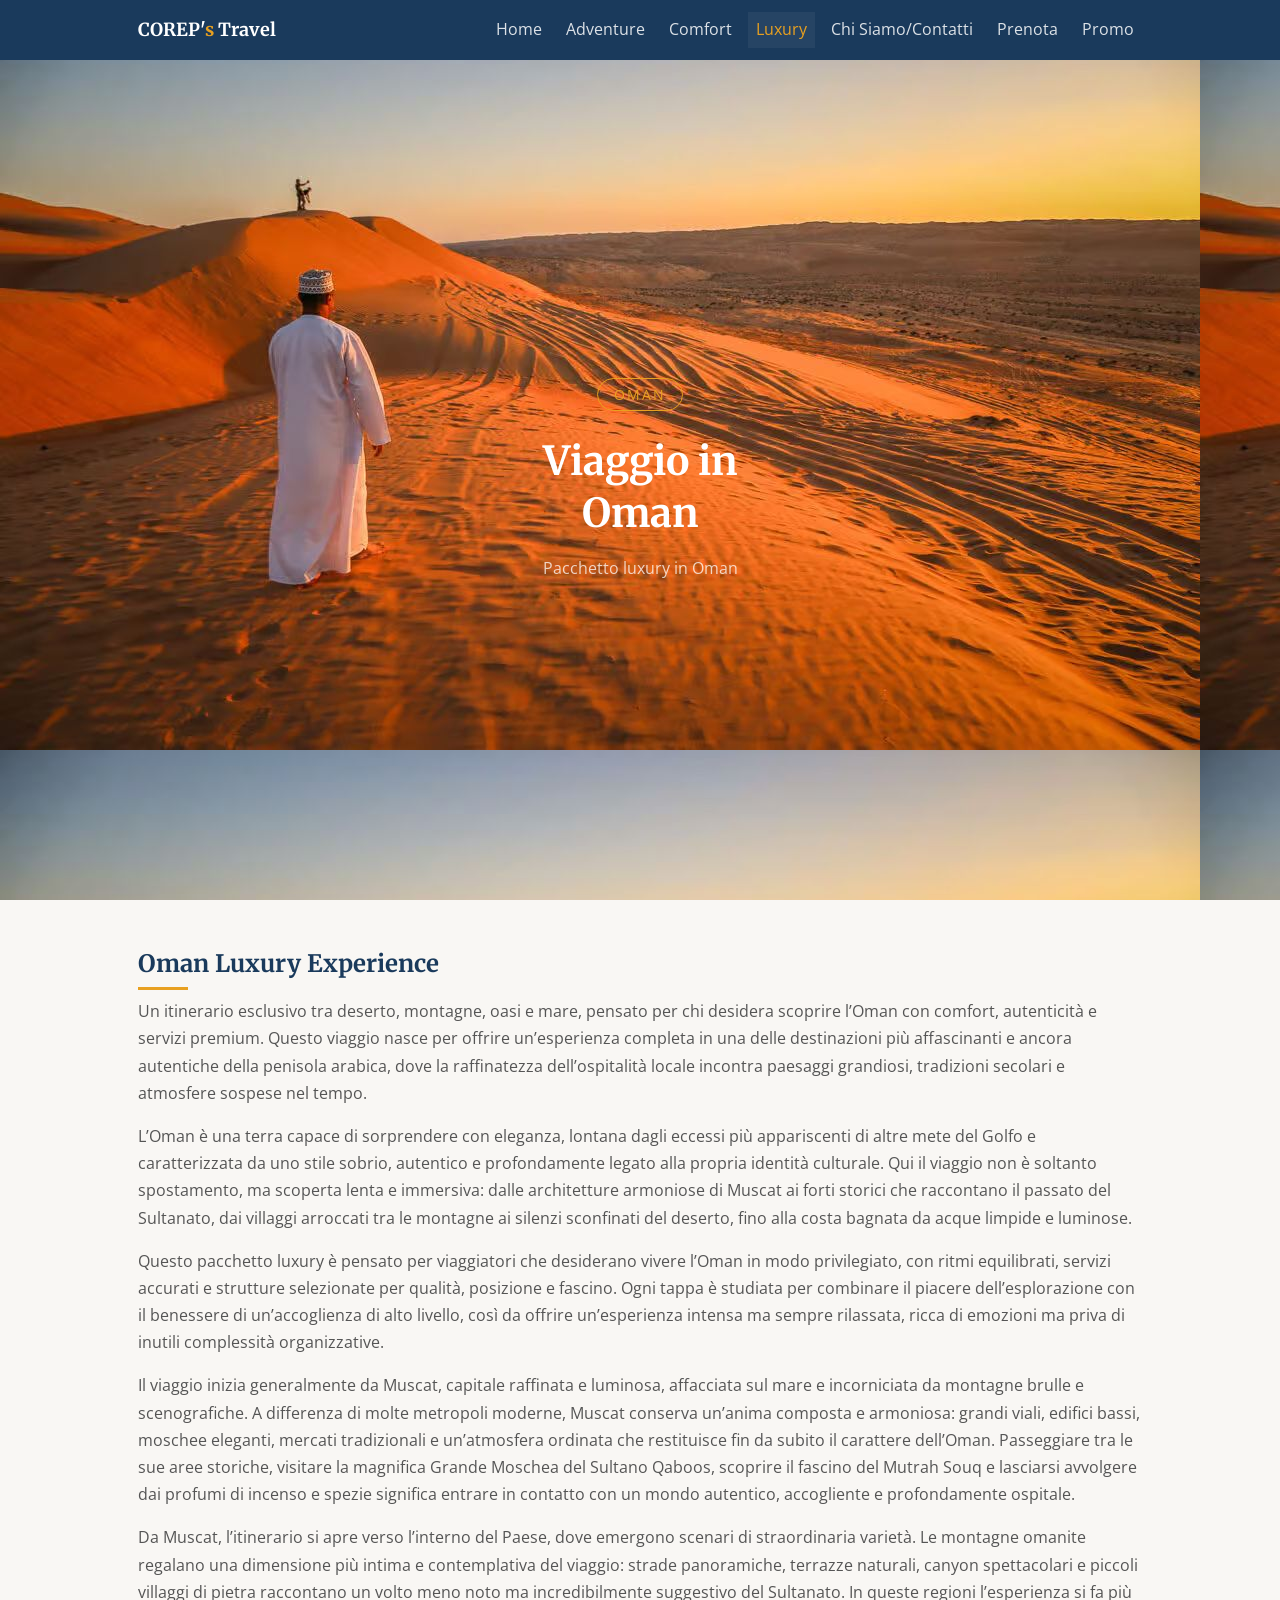
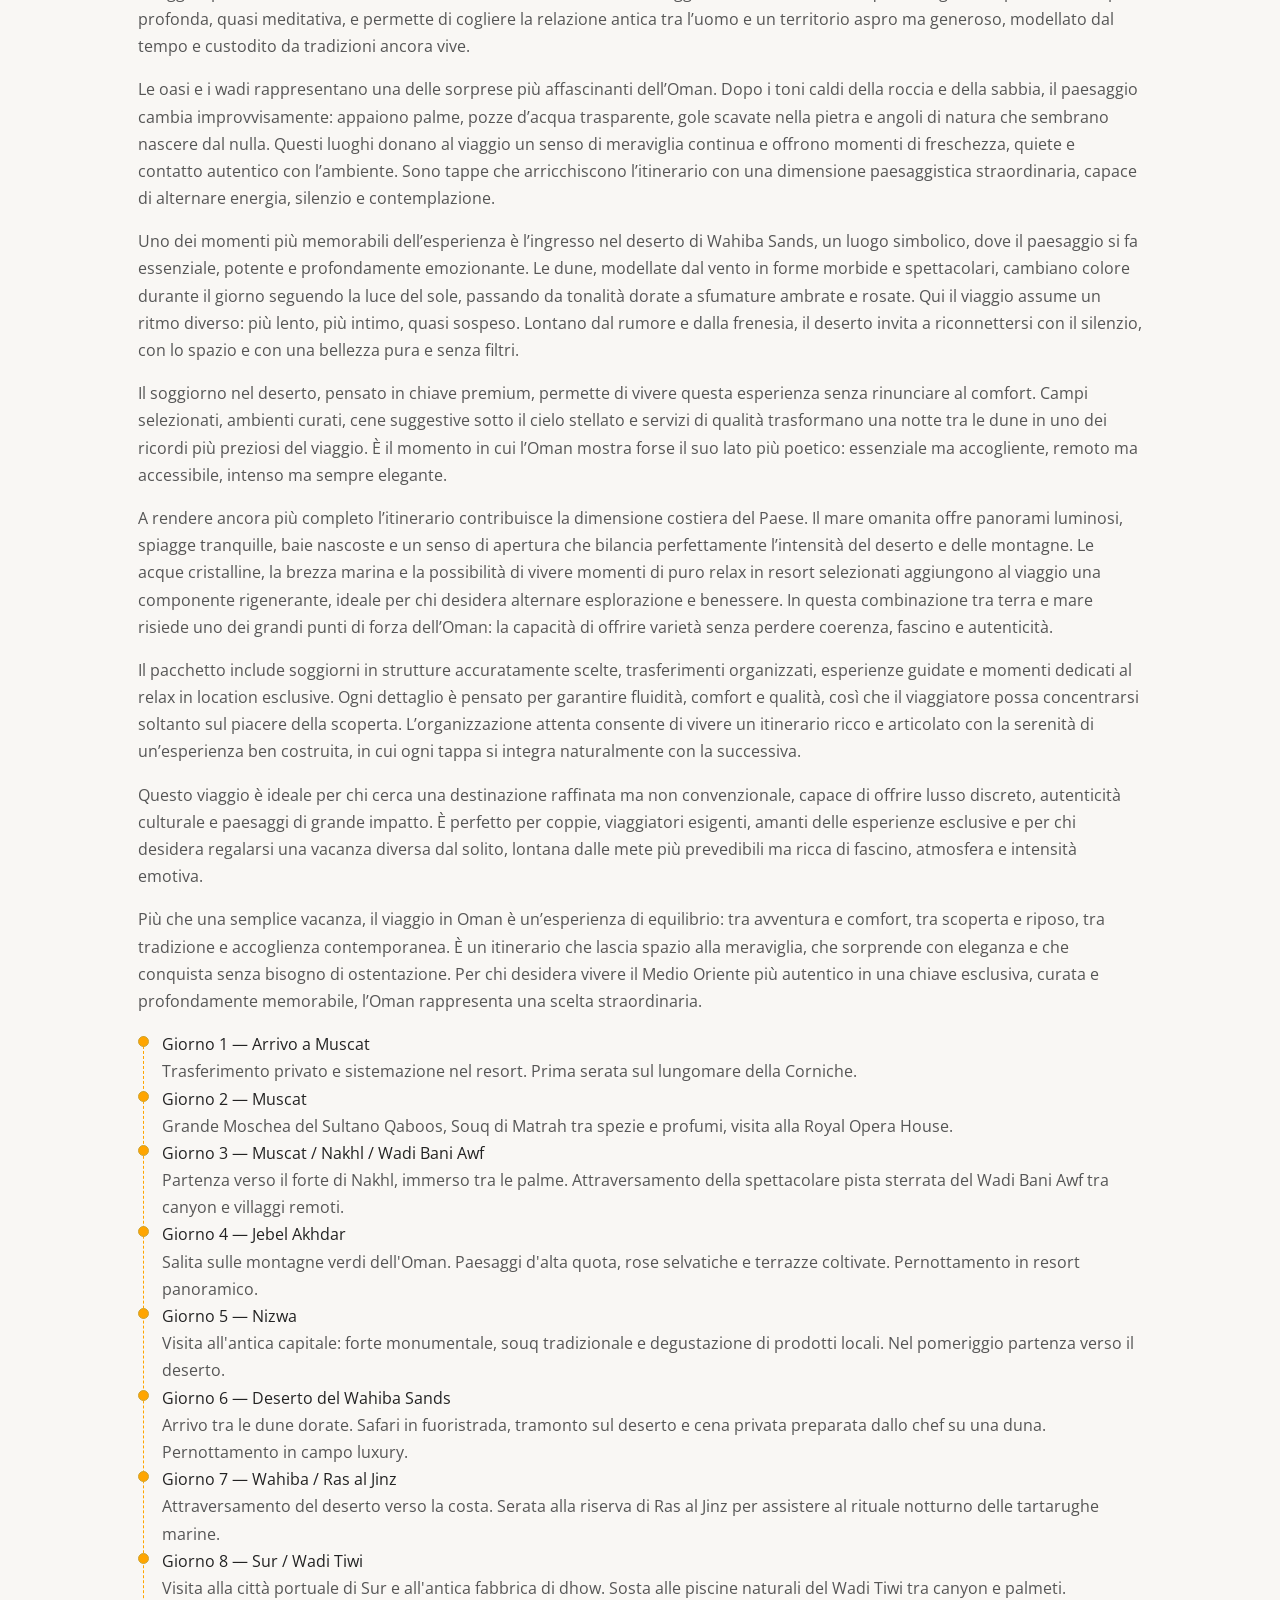
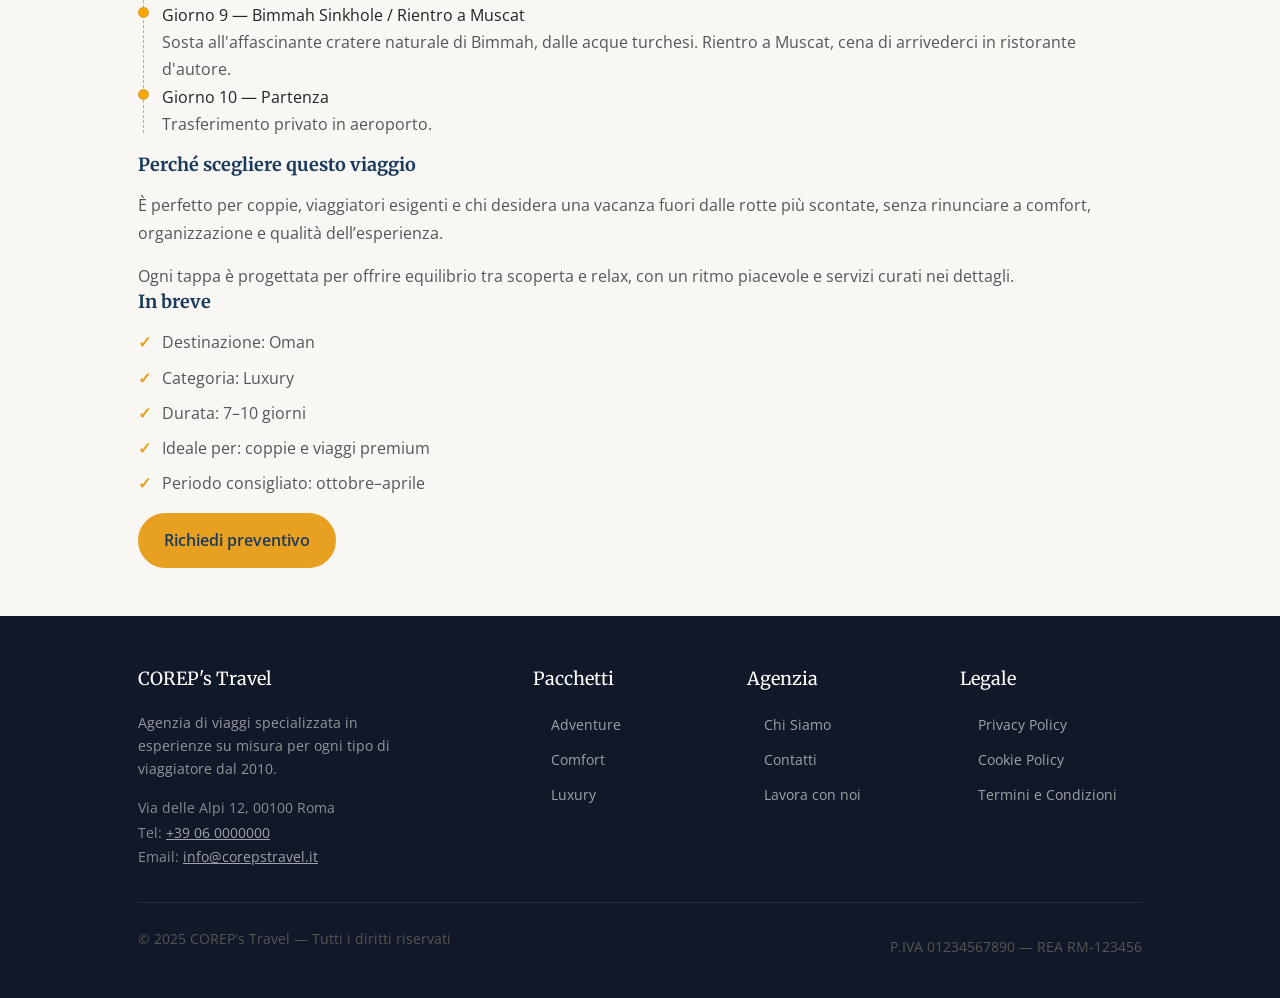
<file: luxury.html>
<!DOCTYPE html>
<html lang="it">

<head>
    <meta charset="UTF-8">
    <meta name="viewport" content="width=device-width, initial-scale=1.0">
    <meta name="description" content="COREP's Travel — Pacchetto Luxury" />
    <title>COREP's Travel — Pacchetto Luxury</title>

    <link rel="stylesheet" href="style.css" />
</head>

<body>

    <!-- ===== NAVBAR ===== -->
    <header class="navbar" role="banner">
        <div class="navbar__interno">

            <a href="index.html" class="navbar__logo">
                COREP'<span>s</span> Travel
            </a>

            <!-- Menu di navigazione -->
            <nav id="menu-principale" class="navbar__menu" role="navigation" aria-label="Navigazione principale">
                <a href="index.html" class="navbar__link">Home</a>
                <a href="adventure.html" class="navbar__link">Adventure</a>
                <a href="comfort.html" class="navbar__link">Comfort</a>
                <a href="luxury.html" class="navbar__link attivo">Luxury</a>
                <a href="about.html"      class="navbar__link">Chi Siamo/Contatti</a>
                <a href="prenotazione.html" class="navbar__link">Prenota</a>
               <a href="promo.html"       class="navbar__link">Promo</a>
            </nav>

            <!-- Hamburger mobile -->
            <button class="navbar__hamburger" id="hamburger" aria-label="Apri o chiudi il menu" aria-expanded="false"
                aria-controls="menu-principale">
                <span></span>
                <span></span>
                <span></span>
            </button>

        </div>
    </header>

    <main>
        <section class="hero background-hero" style="background-image: url('media/assets/bg_oman.jpeg'); "
            aria-label="Intestazione principale">
            <div class="hero__contenuto">
                <span class="hero__etichetta">Oman</span>
                <h1 class="hero__titolo">Viaggio in<br />Oman</h1>
                <p class="hero__sottotitolo">
                    Pacchetto luxury in Oman
                </p>
            </div>
        </section>

        <section class="sezione" aria-label="Titolo viaggio">
            <div class="contenitore">
                <div class="layout-due-colonne-no-center">
                    <article class="layout-due-colonne__testo dettaglio-viaggio__contenuto">
                        <h2 id="titolo-viaggio-luxury" class="titolo-sezione">Oman Luxury Experience</h2>
                        <p>
                            Un itinerario esclusivo tra deserto, montagne, oasi e mare, pensato per chi desidera
                            scoprire l’Oman con comfort, autenticità e servizi premium. Questo viaggio nasce per offrire
                            un’esperienza completa in una delle destinazioni più affascinanti e ancora autentiche della
                            penisola arabica, dove la raffinatezza dell’ospitalità locale incontra paesaggi grandiosi,
                            tradizioni secolari e atmosfere sospese nel tempo.
                        </p>

                        <p>
                            L’Oman è una terra capace di sorprendere con eleganza, lontana dagli eccessi più
                            appariscenti di altre mete del Golfo e caratterizzata da uno stile sobrio, autentico e
                            profondamente legato alla propria identità culturale. Qui il viaggio non è soltanto
                            spostamento, ma scoperta lenta e immersiva: dalle architetture armoniose di Muscat ai forti
                            storici che raccontano il passato del Sultanato, dai villaggi arroccati tra le montagne ai
                            silenzi sconfinati del deserto, fino alla costa bagnata da acque limpide e luminose.
                        </p>

                        <p>
                            Questo pacchetto luxury è pensato per viaggiatori che desiderano vivere l’Oman in modo
                            privilegiato, con ritmi equilibrati, servizi accurati e strutture selezionate per qualità,
                            posizione e fascino. Ogni tappa è studiata per combinare il piacere dell’esplorazione con il
                            benessere di un’accoglienza di alto livello, così da offrire un’esperienza intensa ma sempre
                            rilassata, ricca di emozioni ma priva di inutili complessità organizzative.
                        </p>

                        <p>
                            Il viaggio inizia generalmente da Muscat, capitale raffinata e luminosa, affacciata sul mare
                            e incorniciata da montagne brulle e scenografiche. A differenza di molte metropoli moderne,
                            Muscat conserva un’anima composta e armoniosa: grandi viali, edifici bassi, moschee
                            eleganti, mercati tradizionali e un’atmosfera ordinata che restituisce fin da subito il
                            carattere dell’Oman. Passeggiare tra le sue aree storiche, visitare la magnifica Grande
                            Moschea del Sultano Qaboos, scoprire il fascino del Mutrah Souq e lasciarsi avvolgere dai
                            profumi di incenso e spezie significa entrare in contatto con un mondo autentico,
                            accogliente e profondamente ospitale.
                        </p>

                        <p>
                            Da Muscat, l’itinerario si apre verso l’interno del Paese, dove emergono scenari di
                            straordinaria varietà. Le montagne omanite regalano una dimensione più intima e
                            contemplativa del viaggio: strade panoramiche, terrazze naturali, canyon spettacolari e
                            piccoli villaggi di pietra raccontano un volto meno noto ma incredibilmente suggestivo del
                            Sultanato. In queste regioni l’esperienza si fa più profonda, quasi meditativa, e permette
                            di cogliere la relazione antica tra l’uomo e un territorio aspro ma generoso, modellato dal
                            tempo e custodito da tradizioni ancora vive.
                        </p>

                        <p>
                            Le oasi e i wadi rappresentano una delle sorprese più affascinanti dell’Oman. Dopo i toni
                            caldi della roccia e della sabbia, il paesaggio cambia improvvisamente: appaiono palme,
                            pozze d’acqua trasparente, gole scavate nella pietra e angoli di natura che sembrano nascere
                            dal nulla. Questi luoghi donano al viaggio un senso di meraviglia continua e offrono momenti
                            di freschezza, quiete e contatto autentico con l’ambiente. Sono tappe che arricchiscono
                            l’itinerario con una dimensione paesaggistica straordinaria, capace di alternare energia,
                            silenzio e contemplazione.
                        </p>

                        <p>
                            Uno dei momenti più memorabili dell’esperienza è l’ingresso nel deserto di Wahiba Sands, un
                            luogo simbolico, dove il paesaggio si fa essenziale, potente e profondamente emozionante. Le
                            dune, modellate dal vento in forme morbide e spettacolari, cambiano colore durante il giorno
                            seguendo la luce del sole, passando da tonalità dorate a sfumature ambrate e rosate. Qui il
                            viaggio assume un ritmo diverso: più lento, più intimo, quasi sospeso. Lontano dal rumore e
                            dalla frenesia, il deserto invita a riconnettersi con il silenzio, con lo spazio e con una
                            bellezza pura e senza filtri.
                        </p>

                        <p>
                            Il soggiorno nel deserto, pensato in chiave premium, permette di vivere questa esperienza
                            senza rinunciare al comfort. Campi selezionati, ambienti curati, cene suggestive sotto il
                            cielo stellato e servizi di qualità trasformano una notte tra le dune in uno dei ricordi più
                            preziosi del viaggio. È il momento in cui l’Oman mostra forse il suo lato più poetico:
                            essenziale ma accogliente, remoto ma accessibile, intenso ma sempre elegante.
                        </p>

                        <p>
                            A rendere ancora più completo l’itinerario contribuisce la dimensione costiera del Paese. Il
                            mare omanita offre panorami luminosi, spiagge tranquille, baie nascoste e un senso di
                            apertura che bilancia perfettamente l’intensità del deserto e delle montagne. Le acque
                            cristalline, la brezza marina e la possibilità di vivere momenti di puro relax in resort
                            selezionati aggiungono al viaggio una componente rigenerante, ideale per chi desidera
                            alternare esplorazione e benessere. In questa combinazione tra terra e mare risiede uno dei
                            grandi punti di forza dell’Oman: la capacità di offrire varietà senza perdere coerenza,
                            fascino e autenticità.
                        </p>

                        <p>
                            Il pacchetto include soggiorni in strutture accuratamente scelte, trasferimenti organizzati,
                            esperienze guidate e momenti dedicati al relax in location esclusive. Ogni dettaglio è
                            pensato per garantire fluidità, comfort e qualità, così che il viaggiatore possa
                            concentrarsi soltanto sul piacere della scoperta. L’organizzazione attenta consente di
                            vivere un itinerario ricco e articolato con la serenità di un’esperienza ben costruita, in
                            cui ogni tappa si integra naturalmente con la successiva.
                        </p>

                        <p>
                            Questo viaggio è ideale per chi cerca una destinazione raffinata ma non convenzionale,
                            capace di offrire lusso discreto, autenticità culturale e paesaggi di grande impatto. È
                            perfetto per coppie, viaggiatori esigenti, amanti delle esperienze esclusive e per chi
                            desidera regalarsi una vacanza diversa dal solito, lontana dalle mete più prevedibili ma
                            ricca di fascino, atmosfera e intensità emotiva.
                        </p>

                        <p>
                            Più che una semplice vacanza, il viaggio in Oman è un’esperienza di equilibrio: tra
                            avventura e comfort, tra scoperta e riposo, tra tradizione e accoglienza contemporanea. È un
                            itinerario che lascia spazio alla meraviglia, che sorprende con eleganza e che conquista
                            senza bisogno di ostentazione. Per chi desidera vivere il Medio Oriente più autentico in una
                            chiave esclusiva, curata e profondamente memorabile, l’Oman rappresenta una scelta
                            straordinaria.
                        </p>

                        <ul class="lista-itinerario">
                            <li class="elemento-itinerario">
                                Giorno 1 — Arrivo a Muscat
                                <p>Trasferimento privato e sistemazione nel resort. Prima serata sul lungomare della
                                    Corniche.</p>
                            </li>
                            <li class="elemento-itinerario">
                                Giorno 2 — Muscat
                                <p>Grande Moschea del Sultano Qaboos, Souq di Matrah tra spezie e profumi, visita alla
                                    Royal Opera House.</p>
                            </li>
                            <li class="elemento-itinerario">
                                Giorno 3 — Muscat / Nakhl / Wadi Bani Awf
                                <p>Partenza verso il forte di Nakhl, immerso tra le palme. Attraversamento della
                                    spettacolare pista sterrata del Wadi Bani Awf tra canyon e villaggi remoti.</p>
                            </li>
                            <li class="elemento-itinerario">
                                Giorno 4 — Jebel Akhdar
                                <p>Salita sulle montagne verdi dell'Oman. Paesaggi d'alta quota, rose selvatiche e terrazze coltivate. Pernottamento in resort panoramico.</p>
                            </li>
                            <li class="elemento-itinerario">
                                Giorno 5 — Nizwa
                                <p>Visita all'antica capitale: forte monumentale, souq tradizionale e degustazione di prodotti locali. Nel pomeriggio partenza verso il deserto.</p>
                            </li>
                            <li class="elemento-itinerario">
                                Giorno 6 — Deserto del Wahiba Sands
                                <p>Arrivo tra le dune dorate. Safari in fuoristrada, tramonto sul deserto e cena privata preparata dallo chef su una duna. Pernottamento in campo luxury.</p>
                            </li>
                            <li class="elemento-itinerario">
                                Giorno 7 — Wahiba / Ras al Jinz
                                <p>Attraversamento del deserto verso la costa. Serata alla riserva di Ras al Jinz per assistere al rituale notturno delle tartarughe marine.</p>
                            </li>
                            <li class="elemento-itinerario">
                                Giorno 8 — Sur / Wadi Tiwi
                                <p>Visita alla città portuale di Sur e all'antica fabbrica di dhow. Sosta alle piscine naturali del Wadi Tiwi tra canyon e palmeti.</p>
                            </li>
                            <li class="elemento-itinerario">
                                Giorno 9 — Bimmah Sinkhole / Rientro a Muscat
                                <p>Sosta all'affascinante cratere naturale di Bimmah, dalle acque turchesi. Rientro a Muscat, cena di arrivederci in ristorante d'autore.</p>
                            </li>
                            <li class="elemento-itinerario">
                                Giorno 10 — Partenza
                                <p>Trasferimento privato in aeroporto.</p>
                            </li>
                        </ul>

                        <h3>Perché scegliere questo viaggio</h3>
                        <p>
                            È perfetto per coppie, viaggiatori esigenti e chi desidera una vacanza fuori dalle rotte più
                            scontate, senza rinunciare a comfort, organizzazione e qualità dell’esperienza.
                        </p>

                        <p>
                            Ogni tappa è progettata per offrire equilibrio tra scoperta e relax, con un ritmo piacevole
                            e servizi curati nei dettagli.
                        </p>
                    </article>

                    <aside class="layout-due-colonne__immagine dettaglio-viaggio__sidebar">
                        <div class="box-info">
                            <h3 class="box-info__titolo">In breve</h3>

                            <ul class="lista-spunta">
                                <li>Destinazione: Oman</li>
                                <li>Categoria: Luxury</li>
                                <li>Durata: 7–10 giorni</li>
                                <li>Ideale per: coppie e viaggi premium</li>
                                <li>Periodo consigliato: ottobre–aprile</li>
                            </ul>

                            <a href="iscrizione.html" class="bottone bottone--primario">Richiedi preventivo</a>
                        </div>
                    </aside>
                </div>
            </div>
        </section>


        <script>    
        const hamburger = document.getElementById('hamburger');
        const menu = document.getElementById('menu-principale');
        hamburger.addEventListener('click', function () {
            const aperto = menu.classList.toggle('aperto');
            hamburger.classList.toggle('aperto', aperto);
            hamburger.setAttribute('aria-expanded', aperto);
        });
        </script>
    </main>

        <!-- ===== FOOTER ===== -->
        <footer class="footer" role="contentinfo">
            <div class="contenitore">

                <div class="footer__griglia">

                    <!-- Info agenzia -->
                    <div>
                        <p class="footer__titolo">COREP's Travel</p>
                        <p
                            style="font-size: var(--fs-piccolo); color: rgba(255,255,255,0.55); margin-bottom: var(--spazio-m); max-width: 260px;">
                            Agenzia di viaggi specializzata in esperienze su misura
                            per ogni tipo di viaggiatore dal 2010.
                        </p>
                        <address
                            style="font-style: normal; font-size: var(--fs-piccolo); color: rgba(255,255,255,0.5); line-height: 1.8;">
                            Via delle Alpi 12, 00100 Roma<br />
                            Tel: <a href="tel:+390600000000" class="link" style="color: rgba(255,255,255,0.6);">+39 06
                                0000000</a><br />
                            Email: <a href="mailto:info@corepstravel.it" class="link"
                                style="color: rgba(255,255,255,0.6);">info@corepstravel.it</a>
                        </address>
                    </div>

                    <!-- Pacchetti -->
                    <nav aria-label="Link pacchetti">
                        <p class="footer__titolo">Pacchetti</p>
                        <ul class="footer__lista">
                            <li><a href="adventure.html">Adventure</a></li>
                            <li><a href="comfort.html">Comfort</a></li>
                            <li><a href="luxury.html">Luxury</a></li>
                        </ul>
                    </nav>

                    <!-- Agenzia -->
                    <nav aria-label="Link agenzia">
                        <p class="footer__titolo">Agenzia</p>
                        <ul class="footer__lista">
                            <li><a href="about.html">Chi Siamo</a></li>
                            <li><a href="contatti.html">Contatti</a></li>
                            <li><a href="contatti.html">Lavora con noi</a></li>
                        </ul>
                    </nav>

                    <!-- Legale -->
                    <nav aria-label="Link legali">
                        <p class="footer__titolo">Legale</p>
                        <ul class="footer__lista">
                            <li><a href="#">Privacy Policy</a></li>
                            <li><a href="#">Cookie Policy</a></li>
                            <li><a href="#">Termini e Condizioni</a></li>
                        </ul>
                    </nav>

                </div>

                <div class="footer__basso">
                    <p>&copy; 2025 COREP's Travel — Tutti i diritti riservati</p>
                    <p>P.IVA 01234567890 — REA RM-123456</p>
                </div>

            </div>
        </footer>
</body>

</html>
</file>
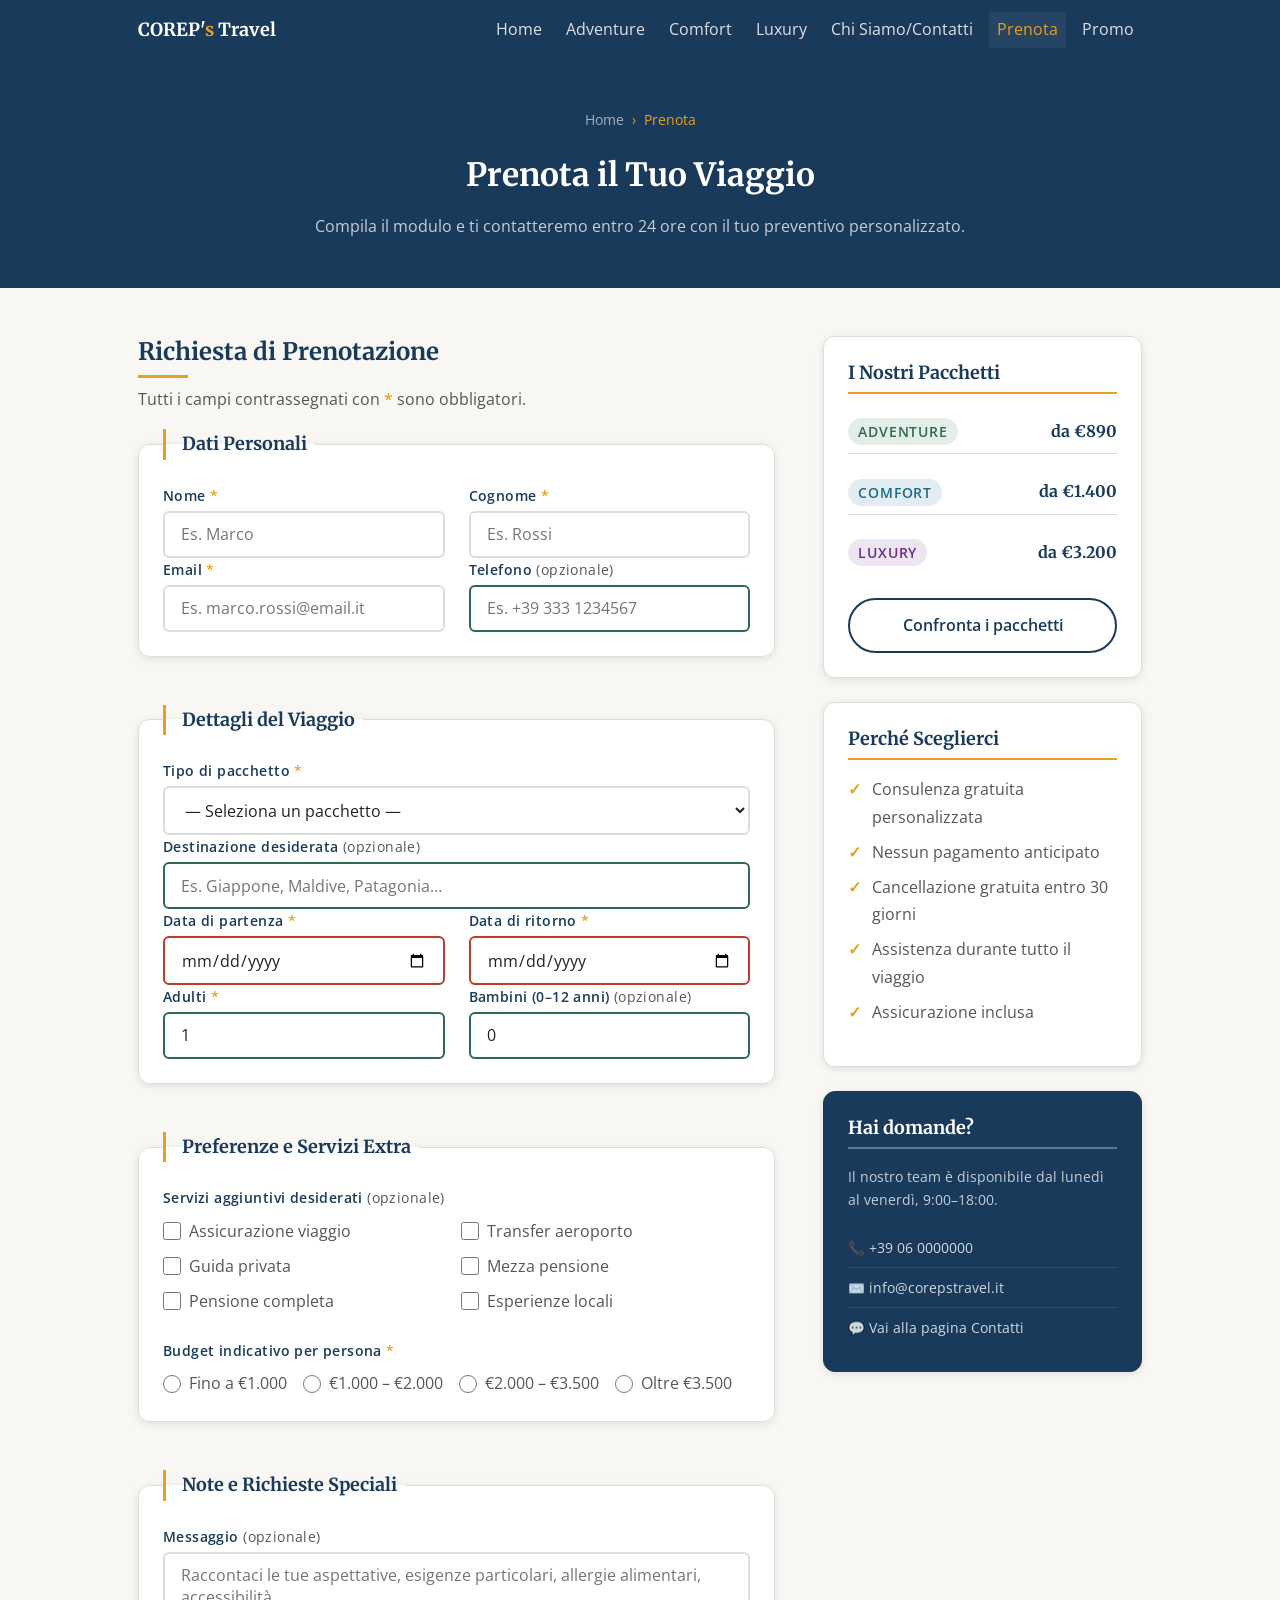
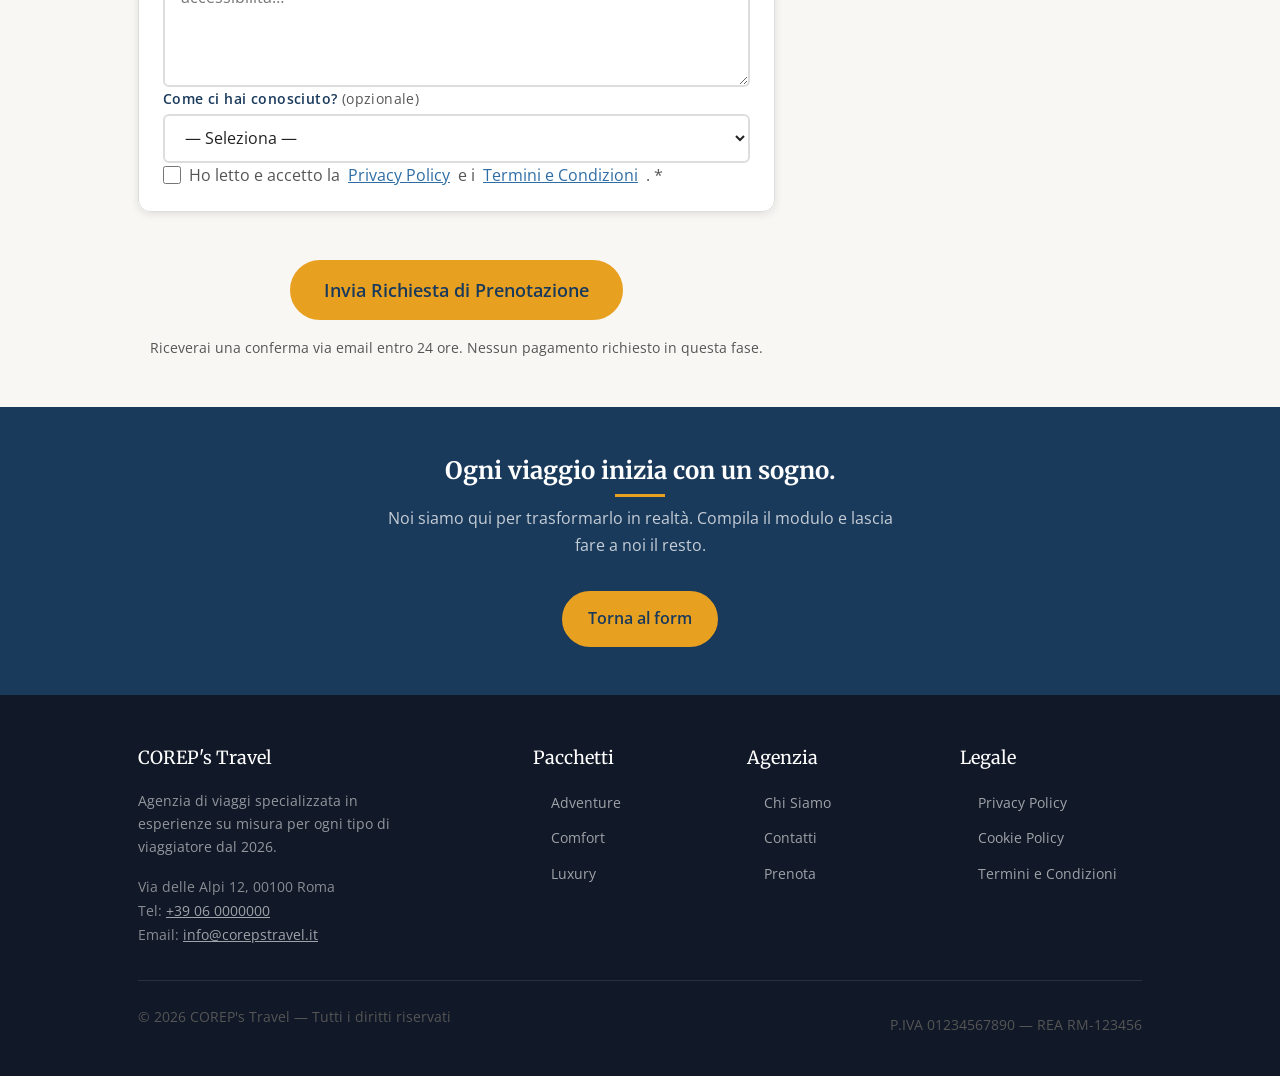
<file: prenotazione.html>
<!DOCTYPE html>
<html lang="it">
<head>
  <meta charset="UTF-8" />
  <meta name="viewport" content="width=device-width, initial-scale=1.0" />
  <meta name="description" content="COREP's Travel — Prenota il tuo viaggio su misura." />
  <title>Prenotazione — COREP's Travel</title>

  <!-- Stesso foglio di stile condiviso del progetto -->
  <link rel="stylesheet" href="style.css" />

</head>
<body>

  <!-- ===== NAVBAR (identica alle altre pagine) ===== -->
  <header class="navbar" role="banner">
    <div class="navbar__interno">

      <a href="index.html" class="navbar__logo">
        COREP'<span>s</span> Travel
      </a>

      <nav id="menu-principale" class="navbar__menu" role="navigation" aria-label="Navigazione principale">
        <a href="index.html"        class="navbar__link">Home</a>
        <a href="adventure.html"    class="navbar__link">Adventure</a>
        <a href="comfort.html"      class="navbar__link">Comfort</a>
        <a href="luxury.html"       class="navbar__link">Luxury</a>
        <a href="about.html"        class="navbar__link">Chi Siamo/Contatti</a>
        <a href="prenotazione.html" class="navbar__link attivo">Prenota</a>
        <a href="promo.html"       class="navbar__link">Promo</a>
        
      </nav>

      <button
        class="navbar__hamburger"
        id="hamburger"
        aria-label="Apri o chiudi il menu"
        aria-expanded="false"
        aria-controls="menu-principale"
      >
        <span></span>
        <span></span>
        <span></span>
      </button>

    </div>
  </header>


  <!-- ===== CONTENUTO PRINCIPALE ===== -->
  <main>

    <!-- PAGE HEADER -->
    <section class="page-header" aria-label="Intestazione pagina prenotazione">
      <div class="breadcrumb" aria-label="Percorso di navigazione">
        <a href="index.html">Home</a>
        <span aria-hidden="true">›</span>
        <span>Prenota</span>
      </div>
      <h1 class="page-header__titolo">Prenota il Tuo Viaggio</h1>
      <p class="page-header__sottotitolo">
        Compila il modulo e ti contatteremo entro 24 ore con il tuo preventivo personalizzato.
      </p>
    </section>


    <!-- SEZIONE FORM + SIDEBAR -->
    <section class="sezione" aria-labelledby="titolo-form">
      <div class="contenitore">

        <div class="prenotazione__layout">

          <!-- ===== FORM ===== -->
          <div class="prenotazione__form-wrap">

            <h2 id="titolo-form" class="titolo-sezione">Richiesta di Prenotazione</h2>
            <p>Tutti i campi contrassegnati con <strong style="color: var(--colore-accento);">*</strong> sono obbligatori.</p>

            <!--
              NOTA: action="#" è un segnaposto.
              In un progetto reale si mette l'URL del server che riceve i dati.
            -->
            <form
              class="form prenotazione__form"
              id="form-prenotazione"
              action="#"
              method="post"
              novalidate
              aria-label="Modulo di prenotazione viaggio"
            >

              <!-- ── 1. DATI PERSONALI ── -->
              <fieldset class="form__fieldset">
                <legend class="form__legend">Dati Personali</legend>

                <!-- Nome / Cognome -->
                <div class="form__riga">
                  <div class="form__gruppo">
                    <label class="form__etichetta" for="nome">Nome</label>
                    <input
                      class="form__input"
                      type="text"
                      id="nome"
                      name="nome"
                      placeholder="Es. Marco"
                      autocomplete="given-name"
                      required
                      minlength="2"
                    />
                  </div>

                  <div class="form__gruppo">
                    <label class="form__etichetta" for="cognome">Cognome</label>
                    <input
                      class="form__input"
                      type="text"
                      id="cognome"
                      name="cognome"
                      placeholder="Es. Rossi"
                      autocomplete="family-name"
                      required
                      minlength="2"
                    />
                  </div>
                </div>

                <!-- Email / Telefono -->
                <div class="form__riga">
                  <div class="form__gruppo">
                    <label class="form__etichetta" for="email">Email</label>
                    <input
                      class="form__input"
                      type="email"
                      id="email"
                      name="email"
                      placeholder="Es. marco.rossi@email.it"
                      autocomplete="email"
                      required
                    />
                  </div>

                  <div class="form__gruppo">
                    <label class="form__etichetta form__etichetta--opzionale" for="telefono">Telefono</label>
                    <input
                      class="form__input"
                      type="tel"
                      id="telefono"
                      name="telefono"
                      placeholder="Es. +39 333 1234567"
                      autocomplete="tel"
                    />
                  </div>
                </div>

              </fieldset>


              <!-- ── 2. DETTAGLI DEL VIAGGIO ── -->
              <fieldset class="form__fieldset">
                <legend class="form__legend">Dettagli del Viaggio</legend>

                <!-- Pacchetto -->
                <div class="form__gruppo">
                  <label class="form__etichetta" for="pacchetto">Tipo di pacchetto</label>
                  <select class="form__select" id="pacchetto" name="pacchetto" required>
                    <option value="" disabled selected>— Seleziona un pacchetto —</option>
                    <option value="adventure">🏔️  Adventure — da €890 / persona</option>
                    <option value="comfort">🏨  Comfort — da €1.400 / persona</option>
                    <option value="luxury">✨  Luxury — da €3.200 / persona</option>
                    <option value="personalizzato">🗺️  Pacchetto personalizzato</option>
                  </select>
                </div>

                <!-- Destinazione -->
                <div class="form__gruppo">
                  <label class="form__etichetta form__etichetta--opzionale" for="destinazione">Destinazione desiderata</label>
                  <input
                    class="form__input"
                    type="text"
                    id="destinazione"
                    name="destinazione"
                    placeholder="Es. Giappone, Maldive, Patagonia…"
                  />
                </div>

                <!-- Date -->
                <div class="form__riga">
                  <div class="form__gruppo">
                    <label class="form__etichetta" for="data-partenza">Data di partenza</label>
                    <input
                      class="form__input"
                      type="date"
                      id="data-partenza"
                      name="data_partenza"
                      required
                    />
                  </div>

                  <div class="form__gruppo">
                    <label class="form__etichetta" for="data-ritorno">Data di ritorno</label>
                    <input
                      class="form__input"
                      type="date"
                      id="data-ritorno"
                      name="data_ritorno"
                      required
                    />
                  </div>
                </div>

                <!-- Numero di viaggiatori -->
                <div class="form__riga">
                  <div class="form__gruppo">
                    <label class="form__etichetta" for="adulti">Adulti</label>
                    <input
                      class="form__input"
                      type="number"
                      id="adulti"
                      name="adulti"
                      min="1"
                      max="20"
                      value="1"
                      required
                    />
                  </div>

                  <div class="form__gruppo">
                    <label class="form__etichetta form__etichetta--opzionale" for="bambini">Bambini (0–12 anni)</label>
                    <input
                      class="form__input"
                      type="number"
                      id="bambini"
                      name="bambini"
                      min="0"
                      max="10"
                      value="0"
                    />
                  </div>
                </div>

              </fieldset>


              <!-- ── 3. PREFERENZE ── -->
              <fieldset class="form__fieldset">
                <legend class="form__legend">Preferenze e Servizi Extra</legend>

                <!-- Checkbox servizi aggiuntivi -->
                <p class="form__etichetta form__etichetta--opzionale" style="margin-bottom: var(--spazio-s);">
                  Servizi aggiuntivi desiderati
                </p>

                <div class="form__checkbox-griglia">

                  <label class="form__check">
                    <input type="checkbox" name="servizi" value="assicurazione" />
                    Assicurazione viaggio
                  </label>

                  <label class="form__check">
                    <input type="checkbox" name="servizi" value="transfer" />
                    Transfer aeroporto
                  </label>

                  <label class="form__check">
                    <input type="checkbox" name="servizi" value="guida" />
                    Guida privata
                  </label>

                  <label class="form__check">
                    <input type="checkbox" name="servizi" value="mezza-pensione" />
                    Mezza pensione
                  </label>

                  <label class="form__check">
                    <input type="checkbox" name="servizi" value="pensione-completa" />
                    Pensione completa
                  </label>

                  <label class="form__check">
                    <input type="checkbox" name="servizi" value="esperienze" />
                    Esperienze locali
                  </label>

                </div>

                <!-- Budget indicativo (radio) -->
                <p class="form__etichetta" style="margin-top: var(--spazio-l); margin-bottom: var(--spazio-s);">
                  Budget indicativo per persona
                </p>

                <div class="form__radio-gruppo" role="radiogroup" aria-label="Budget per persona">

                  <label class="form__check">
                    <input type="radio" name="budget" value="sotto-1000" required />
                    Fino a €1.000
                  </label>

                  <label class="form__check">
                    <input type="radio" name="budget" value="1000-2000" />
                    €1.000 – €2.000
                  </label>

                  <label class="form__check">
                    <input type="radio" name="budget" value="2000-3500" />
                    €2.000 – €3.500
                  </label>

                  <label class="form__check">
                    <input type="radio" name="budget" value="oltre-3500" />
                    Oltre €3.500
                  </label>

                </div>

              </fieldset>


              <!-- ── 4. MESSAGGIO ── -->
              <fieldset class="form__fieldset">
                <legend class="form__legend">Note e Richieste Speciali</legend>

                <div class="form__gruppo">
                  <label class="form__etichetta form__etichetta--opzionale" for="messaggio">
                    Messaggio
                  </label>
                  <textarea
                    class="form__textarea"
                    id="messaggio"
                    name="messaggio"
                    placeholder="Raccontaci le tue aspettative, esigenze particolari, allergie alimentari, accessibilità…"
                    rows="5"
                  ></textarea>
                </div>

                <!-- Come ci hai conosciuto -->
                <div class="form__gruppo">
                  <label class="form__etichetta form__etichetta--opzionale" for="fonte">Come ci hai conosciuto?</label>
                  <select class="form__select" id="fonte" name="fonte">
                    <option value="" disabled selected>— Seleziona —</option>
                    <option value="google">Ricerca Google</option>
                    <option value="social">Social media</option>
                    <option value="passaparola">Passaparola</option>
                    <option value="fiera">Fiera del turismo</option>
                    <option value="altro">Altro</option>
                  </select>
                </div>

                <!-- Privacy -->
                <div class="form__gruppo">
                  <label class="form__check form__check--privacy">
                    <input
                      type="checkbox"
                      name="privacy"
                      id="privacy"
                      required
                    />
                    Ho letto e accetto la
                    <a href="#" class="link">Privacy Policy</a>
                    e i
                    <a href="#" class="link">Termini e Condizioni</a>. *
                  </label>
                </div>

              </fieldset>


              <!-- ── SUBMIT ── -->
              <div class="prenotazione__submit">
                <button type="submit" class="bottone bottone--primario prenotazione__bottone-submit">
                  Invia Richiesta di Prenotazione
                </button>
                <p class="prenotazione__nota-submit">
                  Riceverai una conferma via email entro 24 ore. Nessun pagamento richiesto in questa fase.
                </p>
              </div>

            </form>

          </div><!-- /prenotazione__form-wrap -->


          <!-- ===== SIDEBAR INFO ===== -->
          <aside class="prenotazione__sidebar" aria-label="Informazioni utili">

            <!-- Riepilogo pacchetti -->
            <div class="sidebar__card">
              <h3 class="sidebar__titolo">I Nostri Pacchetti</h3>
              <ul class="sidebar__lista-pacchetti">

                <li class="sidebar__pacchetto">
                  <span class="badge badge--adventure">Adventure</span>
                  <span class="sidebar__prezzo">da €890</span>
                </li>

                <li class="sidebar__pacchetto">
                  <span class="badge badge--comfort">Comfort</span>
                  <span class="sidebar__prezzo">da €1.400</span>
                </li>

                <li class="sidebar__pacchetto">
                  <span class="badge badge--luxury">Luxury</span>
                  <span class="sidebar__prezzo">da €3.200</span>
                </li>

              </ul>
              <a href="index.html#pacchetti" class="bottone bottone--outline-scuro" style="width: 100%; text-align: center;">
                Confronta i pacchetti
              </a>
            </div>

            <!-- Perché sceglierci -->
            <div class="sidebar__card">
              <h3 class="sidebar__titolo">Perché Sceglierci</h3>
              <ul class="lista-spunta">
                <li>Consulenza gratuita personalizzata</li>
                <li>Nessun pagamento anticipato</li>
                <li>Cancellazione gratuita entro 30 giorni</li>
                <li>Assistenza durante tutto il viaggio</li>
                <li>Assicurazione inclusa</li>
              </ul>
            </div>

            <!-- Contatti rapidi -->
            <div class="sidebar__card sidebar__card--scura">
              <h3 class="sidebar__titolo sidebar__titolo--chiaro">Hai domande?</h3>
              <p style="color: rgba(255,255,255,0.75); font-size: var(--fs-piccolo); margin-bottom: var(--spazio-m);">
                Il nostro team è disponibile dal lunedì al venerdì, 9:00–18:00.
              </p>
              <address style="font-style: normal;">
                <a href="tel:+390600000000" class="sidebar__contatto-link">
                  📞 +39 06 0000000
                </a>
                <a href="mailto:info@corepstravel.it" class="sidebar__contatto-link">
                  ✉️ info@corepstravel.it
                </a>
                <a href="contatti.html" class="sidebar__contatto-link">
                  💬 Vai alla pagina Contatti
                </a>
              </address>
            </div>

          </aside><!-- /prenotazione__sidebar -->

        </div><!-- /prenotazione__layout -->

      </div><!-- /contenitore -->
    </section>


    <!-- CALL TO ACTION finale -->
    <section class="sezione sezione--scura" aria-label="Messaggio conclusivo">
      <div class="contenitore testo-centro">
        <h2 class="titolo-sezione">Ogni viaggio inizia con un sogno.</h2>
        <p style="color: rgba(255,255,255,0.75); max-width: 520px; margin: 0 auto var(--spazio-xl);">
          Noi siamo qui per trasformarlo in realtà. Compila il modulo
          e lascia fare a noi il resto.
        </p>
        <a href="#form-prenotazione" class="bottone bottone--primario">Torna al form</a>
      </div>
    </section>

  </main>


  <!-- ===== FOOTER (identico alle altre pagine) ===== -->
  <footer class="footer" role="contentinfo">
    <div class="contenitore">

      <div class="footer__griglia">

        <div>
          <p class="footer__titolo">COREP's Travel</p>
          <p style="font-size: var(--fs-piccolo); color: rgba(255,255,255,0.55); margin-bottom: var(--spazio-m); max-width: 260px;">
            Agenzia di viaggi specializzata in esperienze su misura
            per ogni tipo di viaggiatore dal 2026.
          </p>
          <address style="font-style: normal; font-size: var(--fs-piccolo); color: rgba(255,255,255,0.5); line-height: 1.8;">
            Via delle Alpi 12, 00100 Roma<br />
            Tel: <a href="tel:+390600000000" class="link" style="color: rgba(255,255,255,0.6);">+39 06 0000000</a><br />
            Email: <a href="mailto:info@corepstravel.it" class="link" style="color: rgba(255,255,255,0.6);">info@corepstravel.it</a>
          </address>
        </div>

        <nav aria-label="Link pacchetti">
          <p class="footer__titolo">Pacchetti</p>
          <ul class="footer__lista">
            <li><a href="adventure.html">Adventure</a></li>
            <li><a href="comfort.html">Comfort</a></li>
            <li><a href="luxury.html">Luxury</a></li>
          </ul>
        </nav>

        <nav aria-label="Link agenzia">
          <p class="footer__titolo">Agenzia</p>
          <ul class="footer__lista">
            <li><a href="about.html">Chi Siamo</a></li>
            <li><a href="contatti.html">Contatti</a></li>
            <li><a href="prenotazione.html">Prenota</a></li>
          </ul>
        </nav>

        <nav aria-label="Link legali">
          <p class="footer__titolo">Legale</p>
          <ul class="footer__lista">
            <li><a href="#">Privacy Policy</a></li>
            <li><a href="#">Cookie Policy</a></li>
            <li><a href="#">Termini e Condizioni</a></li>
          </ul>
        </nav>

      </div>

      <div class="footer__basso">
        <p>&copy; 2026 COREP's Travel — Tutti i diritti riservati</p>
        <p>P.IVA 01234567890 — REA RM-123456</p>
      </div>

    </div>
  </footer>


  <!-- Script hamburger (identico alle altre pagine) -->
  <script>
    const hamburger = document.getElementById('hamburger');
    const menu      = document.getElementById('menu-principale');

    hamburger.addEventListener('click', function () {
      const aperto = menu.classList.toggle('aperto');
      hamburger.classList.toggle('aperto', aperto);
      hamburger.setAttribute('aria-expanded', aperto);
    });

    /* Validazione minima lato client: data ritorno >= data partenza */
    const inputPartenza = document.getElementById('data-partenza');
    const inputRitorno  = document.getElementById('data-ritorno');

    inputPartenza.addEventListener('change', function () {
      inputRitorno.min = this.value;
      if (inputRitorno.value && inputRitorno.value < this.value) {
        inputRitorno.value = this.value;
      }
    });

    /* Feedback invio form */
    const formEl = document.getElementById('form-prenotazione');
    formEl.addEventListener('submit', function (e) {
      e.preventDefault();
      if (!formEl.checkValidity()) {
        formEl.reportValidity();
        return;
      }
      alert('Grazie! La tua richiesta è stata inviata. Ti contatteremo entro 24 ore.');
      formEl.reset();
    });
  </script>

</body>
</html>
</file>
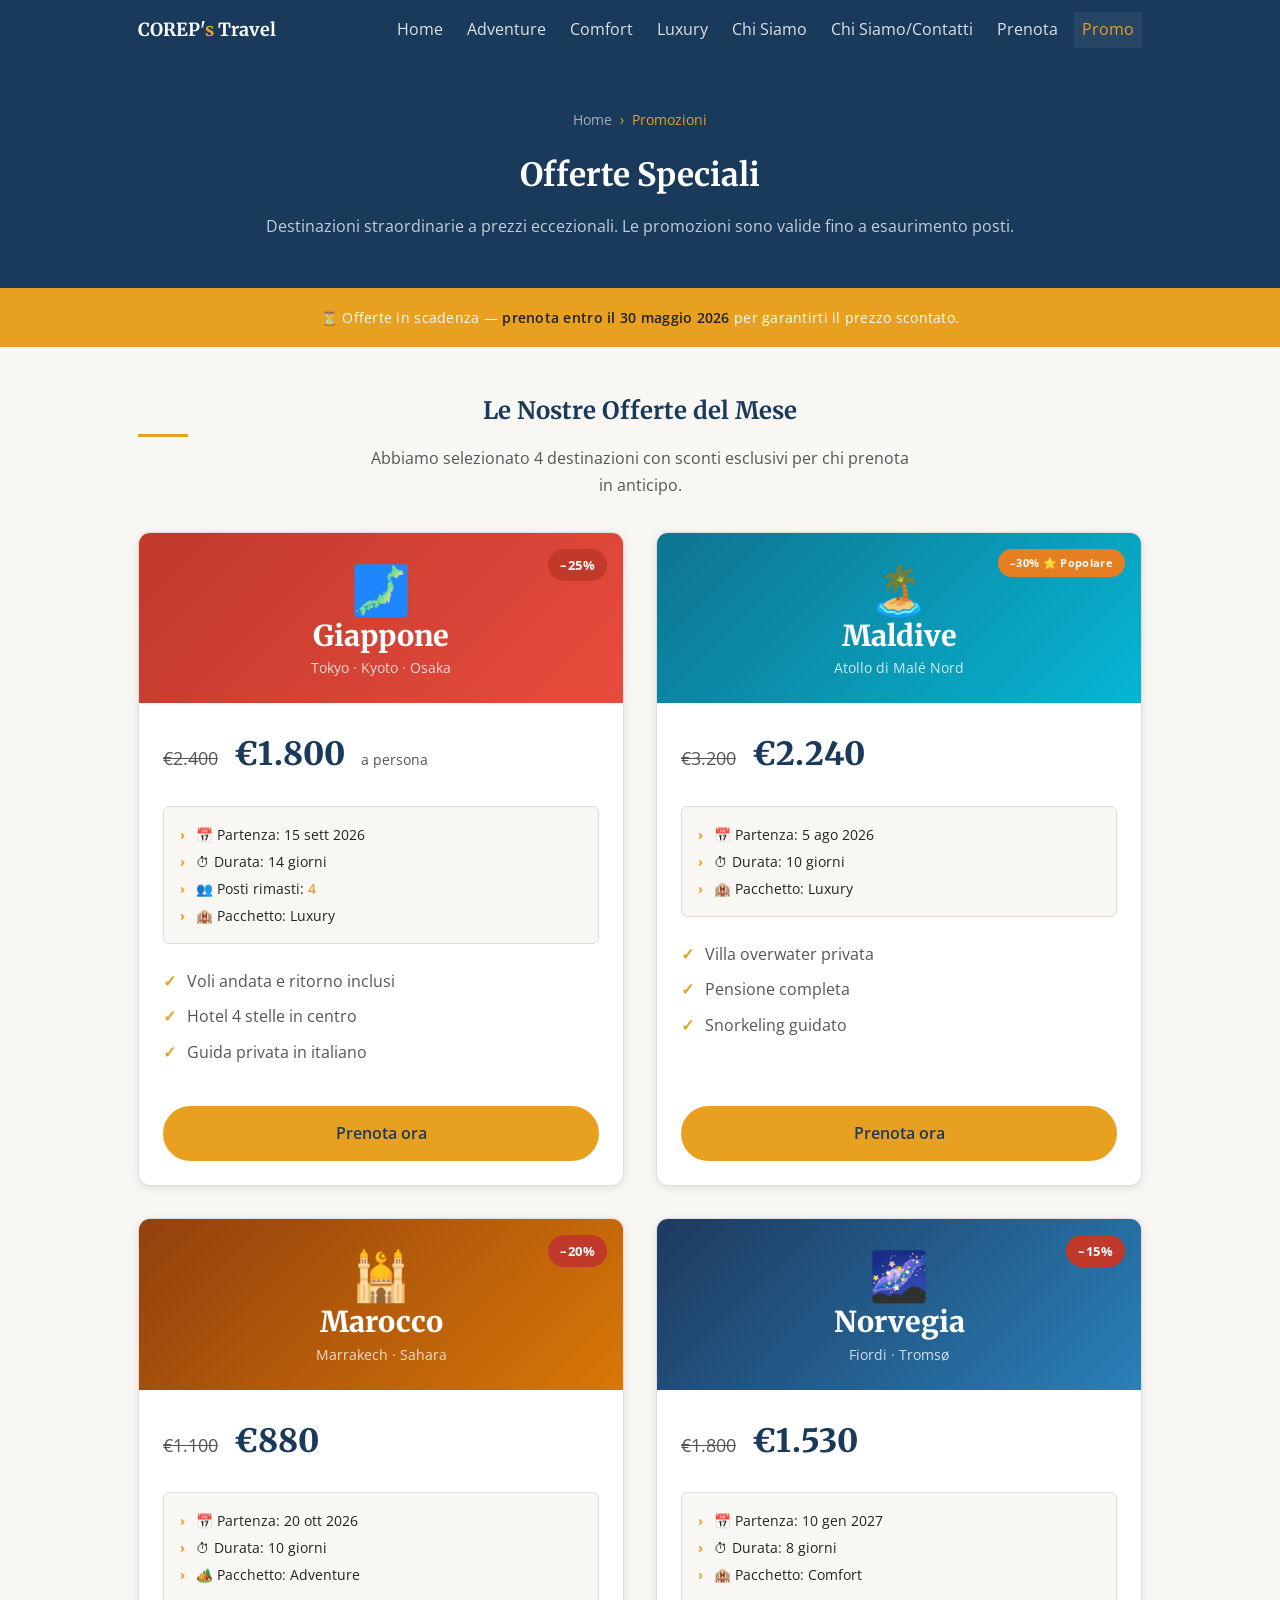
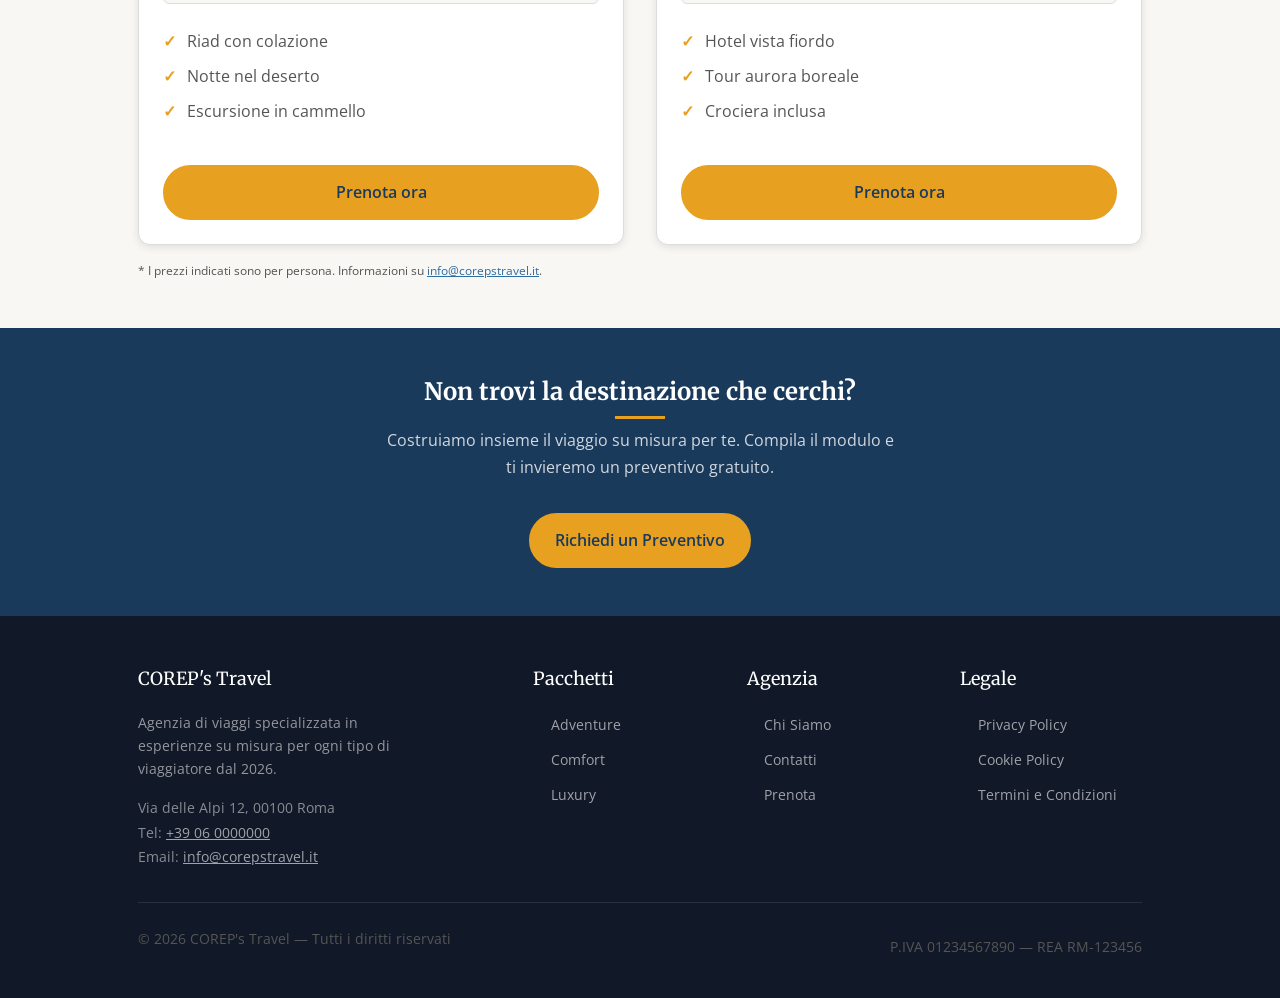
<file: promo.html>
<!DOCTYPE html>
<html lang="it">
<head>
  <meta charset="UTF-8" />
  <meta name="viewport" content="width=device-width, initial-scale=1.0" />
  <meta name="description" content="COREP's Travel — Offerte e promozioni sui viaggi." />
  <title>Promozioni — COREP's Travel</title>

  <link rel="stylesheet" href="style.css" />
</head>
<body>

  <header class="navbar" role="banner">
    <div class="navbar__interno">
      <a href="index.html" class="navbar__logo">
        COREP'<span>s</span> Travel
      </a>

      <nav id="menu-principale" class="navbar__menu" role="navigation" aria-label="Navigazione principale">
        <a href="index.html"        class="navbar__link">Home</a>
        <a href="adventure.html"    class="navbar__link">Adventure</a>
        <a href="comfort.html"      class="navbar__link">Comfort</a>
        <a href="luxury.html"       class="navbar__link">Luxury</a>
        <a href="about.html"        class="navbar__link">Chi Siamo</a>
        <a href="about.html"        class="navbar__link">Chi Siamo/Contatti</a>
        <a href="prenotazione.html" class="navbar__link">Prenota</a>
        <a href="promo.html"       class="navbar__link attivo">Promo</a>
        
      </nav>

      <button class="navbar__hamburger" id="hamburger" aria-label="Apri o chiudi il menu" aria-expanded="false" aria-controls="menu-principale">
        <span></span>
        <span></span>
        <span></span>
      </button>
    </div>
  </header>

  <main>
    <section class="page-header" aria-label="Intestazione pagina promozioni">
      <div class="breadcrumb" aria-label="Percorso di navigazione">
        <a href="index.html">Home</a>
        <span aria-hidden="true">›</span>
        <span>Promozioni</span>
      </div>
      <h1 class="page-header__titolo">Offerte Speciali</h1>
      <p class="page-header__sottotitolo">
        Destinazioni straordinarie a prezzi eccezionali. Le promozioni sono valide fino a esaurimento posti.
      </p>
    </section>

    <div class="banner-scadenza" role="alert">
      <span class="banner-testo">
        ⏳ Offerte in scadenza — 
        <strong>prenota entro il <time datetime="2026-05-30">30 maggio 2026</time></strong> 
        per garantirti il prezzo scontato.
      </span>
    </div>

    <section class="sezione" aria-labelledby="titolo-promozioni">
      <div class="contenitore">
        <h2 id="titolo-promozioni" class="titolo-sezione testo-centro">Le Nostre Offerte del Mese</h2>
        <p class="promo-intro testo-centro">
          Abbiamo selezionato 4 destinazioni con sconti esclusivi per chi prenota in anticipo.
        </p>

        <div class="promo-griglia">

          <article class="promo-card" aria-label="Promozione Giappone">
            <div class="card-sconto" aria-label="Sconto del 25%">–25%</div>
            <div class="card-header card-header-giappone">
              <span class="card-emoji" aria-hidden="true">🗾</span>
              <h3 class="card-destinazione">Giappone</h3>
              <p class="card-sottotitolo">Tokyo · Kyoto · Osaka</p>
            </div>
            <div class="card-corpo">
              <div class="card-prezzi">
                <span class="prezzo-vecchio">€2.400</span>
                <span class="prezzo-nuovo">€1.800</span>
                <span class="per-persona">a persona</span>
              </div>
              <ul class="card-dettagli">
                <li>📅 Partenza: <time datetime="2026-09-15">15 sett 2026</time></li>
                <li>⏱ Durata: 14 giorni</li>
                <li>👥 Posti rimasti: <strong>4</strong></li>
                <li>🏨 Pacchetto: Luxury</li>
              </ul>
              <ul class="lista-spunta">
                <li>Voli andata e ritorno inclusi</li>
                <li>Hotel 4 stelle in centro</li>
                <li>Guida privata in italiano</li>
              </ul>
              <a href="prenotazione.html" class="bottone bottone--primario card-bottone">Prenota ora</a>
            </div>
          </article>

          <article class="promo-card" aria-label="Promozione Maldive">
            <div class="card-sconto card-sconto-popolare">–30% ⭐ Popolare</div>
            <div class="card-header card-header-maldive">
              <span class="card-emoji" aria-hidden="true">🏝️</span>
              <h3 class="card-destinazione">Maldive</h3>
              <p class="card-sottotitolo">Atollo di Malé Nord</p>
            </div>
            <div class="card-corpo">
              <div class="card-prezzi">
                <span class="prezzo-vecchio">€3.200</span>
                <span class="prezzo-nuovo">€2.240</span>
              </div>
              <ul class="card-dettagli">
                <li>📅 Partenza: <time datetime="2026-08-05">5 ago 2026</time></li>
                <li>⏱ Durata: 10 giorni</li>
                <li>🏨 Pacchetto: Luxury</li>
              </ul>
              <ul class="lista-spunta">
                <li>Villa overwater privata</li>
                <li>Pensione completa</li>
                <li>Snorkeling guidato</li>
              </ul>
              <a href="prenotazione.html" class="bottone bottone--primario card-bottone">Prenota ora</a>
            </div>
          </article>

          <article class="promo-card" aria-label="Promozione Marocco">
            <div class="card-sconto">–20%</div>
            <div class="card-header card-header-marocco">
              <span class="card-emoji" aria-hidden="true">🕌</span>
              <h3 class="card-destinazione">Marocco</h3>
              <p class="card-sottotitolo">Marrakech · Sahara</p>
            </div>
            <div class="card-corpo">
              <div class="card-prezzi">
                <span class="prezzo-vecchio">€1.100</span>
                <span class="prezzo-nuovo">€880</span>
              </div>
              <ul class="card-dettagli">
                <li>📅 Partenza: <time datetime="2026-10-20">20 ott 2026</time></li>
                <li>⏱ Durata: 10 giorni</li>
                <li>🏕️ Pacchetto: Adventure</li>
              </ul>
              <ul class="lista-spunta">
                <li>Riad con colazione</li>
                <li>Notte nel deserto</li>
                <li>Escursione in cammello</li>
              </ul>
              <a href="prenotazione.html" class="bottone bottone--primario card-bottone">Prenota ora</a>
            </div>
          </article>

          <article class="promo-card" aria-label="Promozione Norvegia">
            <div class="card-sconto">–15%</div>
            <div class="card-header card-header-norvegia">
              <span class="card-emoji" aria-hidden="true">🌌</span>
              <h3 class="card-destinazione">Norvegia</h3>
              <p class="card-sottotitolo">Fiordi · Tromsø</p>
            </div>
            <div class="card-corpo">
              <div class="card-prezzi">
                <span class="prezzo-vecchio">€1.800</span>
                <span class="prezzo-nuovo">€1.530</span>
              </div>
              <ul class="card-dettagli">
                <li>📅 Partenza: <time datetime="2027-01-10">10 gen 2027</time></li>
                <li>⏱ Durata: 8 giorni</li>
                <li>🏨 Pacchetto: Comfort</li>
              </ul>
              <ul class="lista-spunta">
                <li>Hotel vista fiordo</li>
                <li>Tour aurora boreale</li>
                <li>Crociera inclusa</li>
              </ul>
              <a href="prenotazione.html" class="bottone bottone--primario card-bottone">Prenota ora</a>
            </div>
          </article>
        </div>

        <p class="promo-nota">
          * I prezzi indicati sono per persona. Informazioni su 
          <a href="mailto:info@corepstravel.it" class="link">info@corepstravel.it</a>.
        </p>
      </div>
    </section>

    <section class="sezione sezione--scura" aria-label="Call to action finale">
      <div class="contenitore testo-centro">
        <h2 class="titolo-sezione">Non trovi la destinazione che cerchi?</h2>
        <p class="cta-testo">
          Costruiamo insieme il viaggio su misura per te. Compila il modulo e ti invieremo un preventivo gratuito.
        </p>
        <a href="prenotazione.html" class="bottone bottone--primario">Richiedi un Preventivo</a>
      </div>
    </section>
  </main>

  <!-- ===== FOOTER (identico alle altre pagine) ===== -->
  <footer class="footer" role="contentinfo">
    <div class="contenitore">

      <div class="footer__griglia">

        <div>
          <p class="footer__titolo">COREP's Travel</p>
          <p style="font-size: var(--fs-piccolo); color: rgba(255,255,255,0.55); margin-bottom: var(--spazio-m); max-width: 260px;">
            Agenzia di viaggi specializzata in esperienze su misura
            per ogni tipo di viaggiatore dal 2026.
          </p>
          <address style="font-style: normal; font-size: var(--fs-piccolo); color: rgba(255,255,255,0.5); line-height: 1.8;">
            Via delle Alpi 12, 00100 Roma<br />
            Tel: <a href="tel:+390600000000" class="link" style="color: rgba(255,255,255,0.6);">+39 06 0000000</a><br />
            Email: <a href="mailto:info@corepstravel.it" class="link" style="color: rgba(255,255,255,0.6);">info@corepstravel.it</a>
          </address>
        </div>

        <nav aria-label="Link pacchetti">
          <p class="footer__titolo">Pacchetti</p>
          <ul class="footer__lista">
            <li><a href="adventure.html">Adventure</a></li>
            <li><a href="comfort.html">Comfort</a></li>
            <li><a href="luxury.html">Luxury</a></li>
          </ul>
        </nav>

        <nav aria-label="Link agenzia">
          <p class="footer__titolo">Agenzia</p>
          <ul class="footer__lista">
            <li><a href="about.html">Chi Siamo</a></li>
            <li><a href="contatti.html">Contatti</a></li>
            <li><a href="prenotazione.html">Prenota</a></li>
          </ul>
        </nav>

        <nav aria-label="Link legali">
          <p class="footer__titolo">Legale</p>
          <ul class="footer__lista">
            <li><a href="#">Privacy Policy</a></li>
            <li><a href="#">Cookie Policy</a></li>
            <li><a href="#">Termini e Condizioni</a></li>
          </ul>
        </nav>

      </div>

      <div class="footer__basso">
        <p>&copy; 2026 COREP's Travel — Tutti i diritti riservati</p>
        <p>P.IVA 01234567890 — REA RM-123456</p>
      </div>

    </div>
  </footer>

  <script>
    const hamburger = document.getElementById('hamburger');
    const menu = document.getElementById('menu-principale');
    hamburger.addEventListener('click', () => {
      const aperto = menu.classList.toggle('aperto');
      hamburger.setAttribute('aria-expanded', aperto);
    });
  </script>
</body>
</html>
</file>
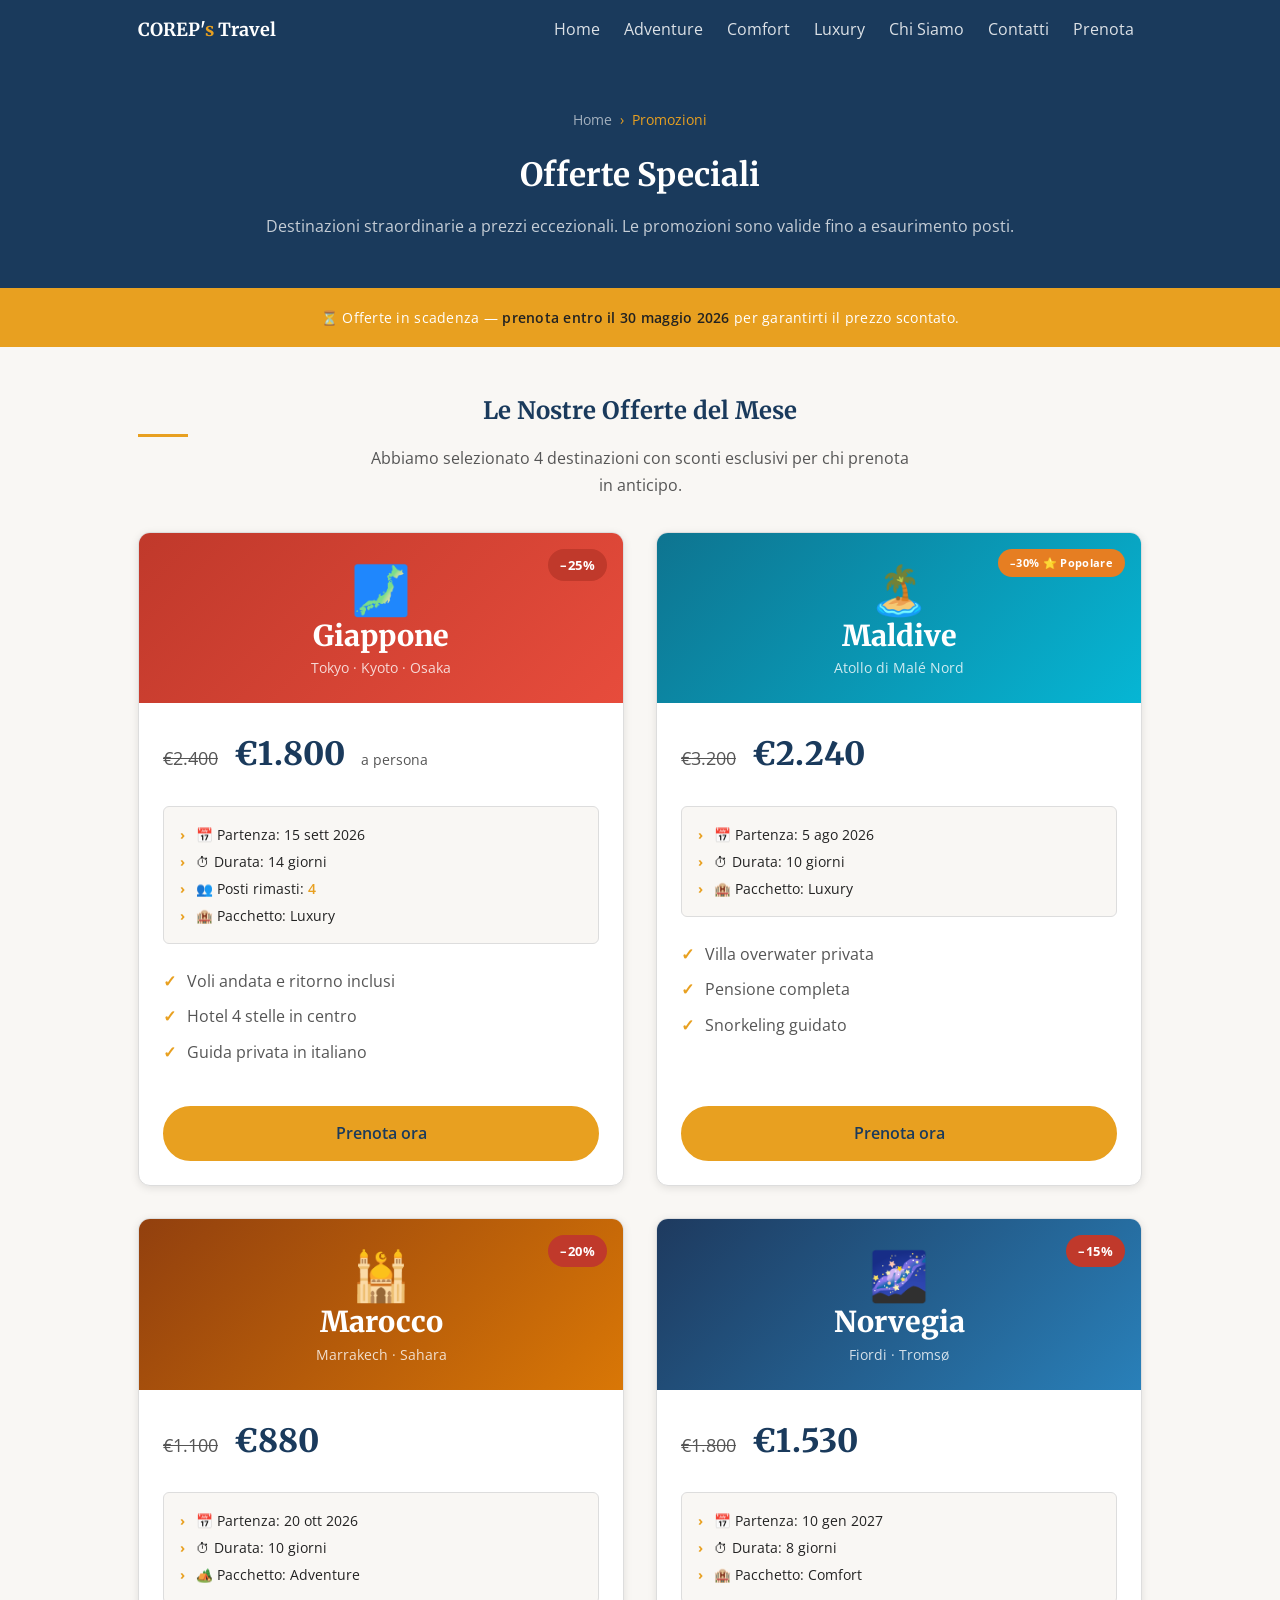
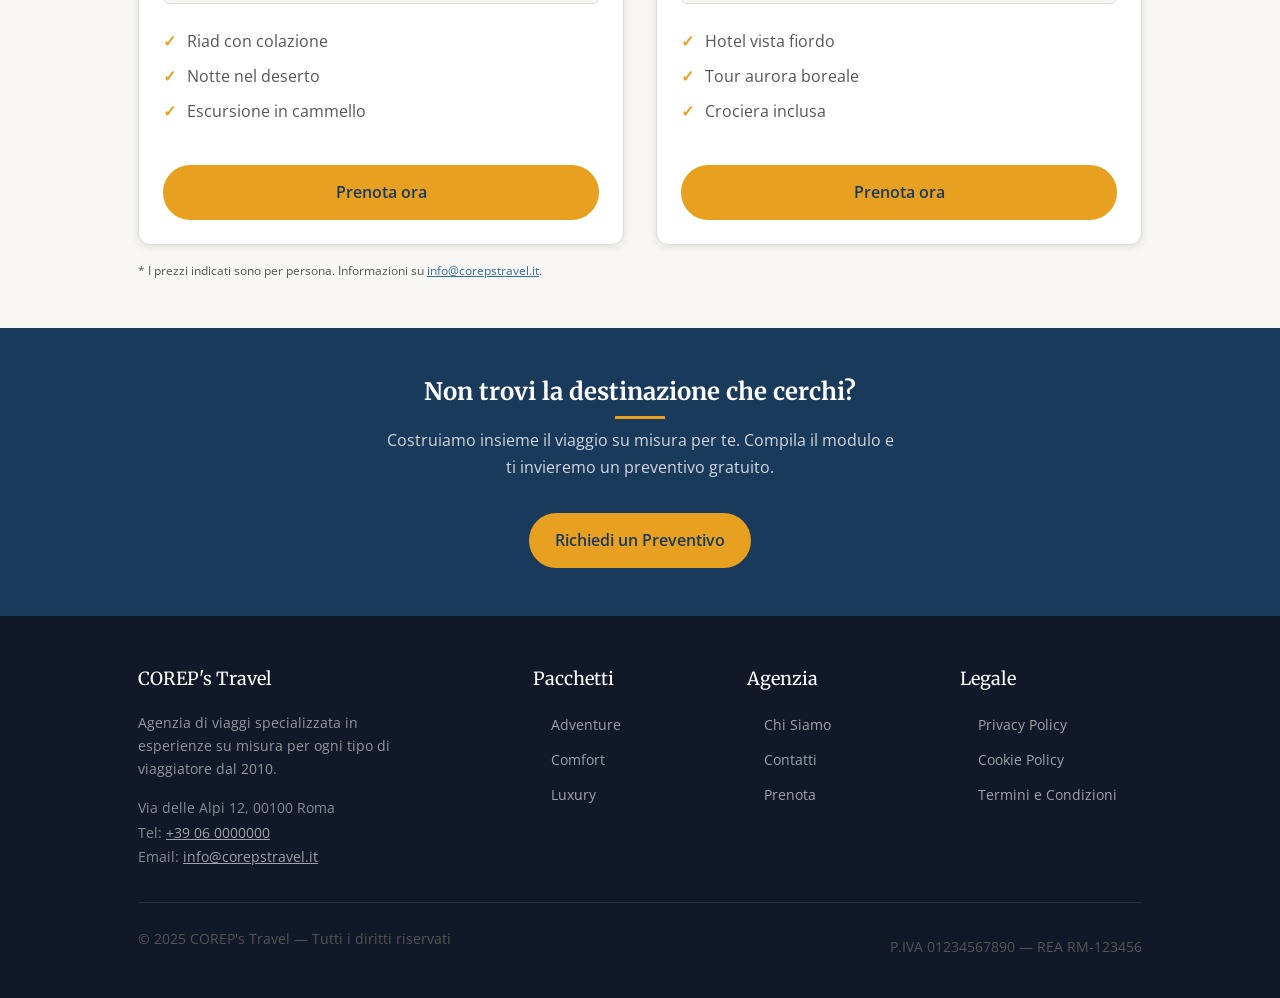
<file: promozioni.html>
<!DOCTYPE html>
<html lang="it">
<head>
  <meta charset="UTF-8" />
  <meta name="viewport" content="width=device-width, initial-scale=1.0" />
  <meta name="description" content="COREP's Travel — Offerte e promozioni sui viaggi." />
  <title>Promozioni — COREP's Travel</title>

  <link rel="stylesheet" href="style.css" />
  <link rel="stylesheet" href="promozioni.css" />
</head>
<body>

  <header class="navbar" role="banner">
    <div class="navbar__interno">
      <a href="index.html" class="navbar__logo">
        COREP'<span>s</span> Travel
      </a>

      <nav id="menu-principale" class="navbar__menu" role="navigation" aria-label="Navigazione principale">
        <a href="index.html"        class="navbar__link">Home</a>
        <a href="adventure.html"    class="navbar__link">Adventure</a>
        <a href="comfort.html"      class="navbar__link">Comfort</a>
        <a href="luxury.html"       class="navbar__link">Luxury</a>
        <a href="about.html"        class="navbar__link">Chi Siamo</a>
        <a href="contatti.html"     class="navbar__link">Contatti</a>
        <a href="prenotazione.html" class="navbar__link">Prenota</a>
      </nav>

      <button class="navbar__hamburger" id="hamburger" aria-label="Apri o chiudi il menu" aria-expanded="false" aria-controls="menu-principale">
        <span></span>
        <span></span>
        <span></span>
      </button>
    </div>
  </header>

  <main>
    <section class="page-header" aria-label="Intestazione pagina promozioni">
      <div class="breadcrumb" aria-label="Percorso di navigazione">
        <a href="index.html">Home</a>
        <span aria-hidden="true">›</span>
        <span>Promozioni</span>
      </div>
      <h1 class="page-header__titolo">Offerte Speciali</h1>
      <p class="page-header__sottotitolo">
        Destinazioni straordinarie a prezzi eccezionali. Le promozioni sono valide fino a esaurimento posti.
      </p>
    </section>

    <div class="banner-scadenza" role="alert">
      <span class="banner-testo">
        ⏳ Offerte in scadenza — 
        <strong>prenota entro il <time datetime="2026-05-30">30 maggio 2026</time></strong> 
        per garantirti il prezzo scontato.
      </span>
    </div>

    <section class="sezione" aria-labelledby="titolo-promozioni">
      <div class="contenitore">
        <h2 id="titolo-promozioni" class="titolo-sezione testo-centro">Le Nostre Offerte del Mese</h2>
        <p class="promo-intro testo-centro">
          Abbiamo selezionato 4 destinazioni con sconti esclusivi per chi prenota in anticipo.
        </p>

        <div class="promo-griglia">

          <article class="promo-card" aria-label="Promozione Giappone">
            <div class="card-sconto" aria-label="Sconto del 25%">–25%</div>
            <div class="card-header card-header-giappone">
              <span class="card-emoji" aria-hidden="true">🗾</span>
              <h3 class="card-destinazione">Giappone</h3>
              <p class="card-sottotitolo">Tokyo · Kyoto · Osaka</p>
            </div>
            <div class="card-corpo">
              <div class="card-prezzi">
                <span class="prezzo-vecchio">€2.400</span>
                <span class="prezzo-nuovo">€1.800</span>
                <span class="per-persona">a persona</span>
              </div>
              <ul class="card-dettagli">
                <li>📅 Partenza: <time datetime="2026-09-15">15 sett 2026</time></li>
                <li>⏱ Durata: 14 giorni</li>
                <li>👥 Posti rimasti: <strong>4</strong></li>
                <li>🏨 Pacchetto: Luxury</li>
              </ul>
              <ul class="lista-spunta">
                <li>Voli andata e ritorno inclusi</li>
                <li>Hotel 4 stelle in centro</li>
                <li>Guida privata in italiano</li>
              </ul>
              <a href="prenotazione.html" class="bottone bottone--primario card-bottone">Prenota ora</a>
            </div>
          </article>

          <article class="promo-card" aria-label="Promozione Maldive">
            <div class="card-sconto card-sconto-popolare">–30% ⭐ Popolare</div>
            <div class="card-header card-header-maldive">
              <span class="card-emoji" aria-hidden="true">🏝️</span>
              <h3 class="card-destinazione">Maldive</h3>
              <p class="card-sottotitolo">Atollo di Malé Nord</p>
            </div>
            <div class="card-corpo">
              <div class="card-prezzi">
                <span class="prezzo-vecchio">€3.200</span>
                <span class="prezzo-nuovo">€2.240</span>
              </div>
              <ul class="card-dettagli">
                <li>📅 Partenza: <time datetime="2026-08-05">5 ago 2026</time></li>
                <li>⏱ Durata: 10 giorni</li>
                <li>🏨 Pacchetto: Luxury</li>
              </ul>
              <ul class="lista-spunta">
                <li>Villa overwater privata</li>
                <li>Pensione completa</li>
                <li>Snorkeling guidato</li>
              </ul>
              <a href="prenotazione.html" class="bottone bottone--primario card-bottone">Prenota ora</a>
            </div>
          </article>

          <article class="promo-card" aria-label="Promozione Marocco">
            <div class="card-sconto">–20%</div>
            <div class="card-header card-header-marocco">
              <span class="card-emoji" aria-hidden="true">🕌</span>
              <h3 class="card-destinazione">Marocco</h3>
              <p class="card-sottotitolo">Marrakech · Sahara</p>
            </div>
            <div class="card-corpo">
              <div class="card-prezzi">
                <span class="prezzo-vecchio">€1.100</span>
                <span class="prezzo-nuovo">€880</span>
              </div>
              <ul class="card-dettagli">
                <li>📅 Partenza: <time datetime="2026-10-20">20 ott 2026</time></li>
                <li>⏱ Durata: 10 giorni</li>
                <li>🏕️ Pacchetto: Adventure</li>
              </ul>
              <ul class="lista-spunta">
                <li>Riad con colazione</li>
                <li>Notte nel deserto</li>
                <li>Escursione in cammello</li>
              </ul>
              <a href="prenotazione.html" class="bottone bottone--primario card-bottone">Prenota ora</a>
            </div>
          </article>

          <article class="promo-card" aria-label="Promozione Norvegia">
            <div class="card-sconto">–15%</div>
            <div class="card-header card-header-norvegia">
              <span class="card-emoji" aria-hidden="true">🌌</span>
              <h3 class="card-destinazione">Norvegia</h3>
              <p class="card-sottotitolo">Fiordi · Tromsø</p>
            </div>
            <div class="card-corpo">
              <div class="card-prezzi">
                <span class="prezzo-vecchio">€1.800</span>
                <span class="prezzo-nuovo">€1.530</span>
              </div>
              <ul class="card-dettagli">
                <li>📅 Partenza: <time datetime="2027-01-10">10 gen 2027</time></li>
                <li>⏱ Durata: 8 giorni</li>
                <li>🏨 Pacchetto: Comfort</li>
              </ul>
              <ul class="lista-spunta">
                <li>Hotel vista fiordo</li>
                <li>Tour aurora boreale</li>
                <li>Crociera inclusa</li>
              </ul>
              <a href="prenotazione.html" class="bottone bottone--primario card-bottone">Prenota ora</a>
            </div>
          </article>
        </div>

        <p class="promo-nota">
          * I prezzi indicati sono per persona. Informazioni su 
          <a href="mailto:info@corepstravel.it" class="link">info@corepstravel.it</a>.
        </p>
      </div>
    </section>

    <section class="sezione sezione--scura" aria-label="Call to action finale">
      <div class="contenitore testo-centro">
        <h2 class="titolo-sezione">Non trovi la destinazione che cerchi?</h2>
        <p class="cta-testo">
          Costruiamo insieme il viaggio su misura per te. Compila il modulo e ti invieremo un preventivo gratuito.
        </p>
        <a href="prenotazione.html" class="bottone bottone--primario">Richiedi un Preventivo</a>
      </div>
    </section>
  </main>

  <!-- ===== FOOTER (identico alle altre pagine) ===== -->
  <footer class="footer" role="contentinfo">
    <div class="contenitore">

      <div class="footer__griglia">

        <div>
          <p class="footer__titolo">COREP's Travel</p>
          <p style="font-size: var(--fs-piccolo); color: rgba(255,255,255,0.55); margin-bottom: var(--spazio-m); max-width: 260px;">
            Agenzia di viaggi specializzata in esperienze su misura
            per ogni tipo di viaggiatore dal 2010.
          </p>
          <address style="font-style: normal; font-size: var(--fs-piccolo); color: rgba(255,255,255,0.5); line-height: 1.8;">
            Via delle Alpi 12, 00100 Roma<br />
            Tel: <a href="tel:+390600000000" class="link" style="color: rgba(255,255,255,0.6);">+39 06 0000000</a><br />
            Email: <a href="mailto:info@corepstravel.it" class="link" style="color: rgba(255,255,255,0.6);">info@corepstravel.it</a>
          </address>
        </div>

        <nav aria-label="Link pacchetti">
          <p class="footer__titolo">Pacchetti</p>
          <ul class="footer__lista">
            <li><a href="adventure.html">Adventure</a></li>
            <li><a href="comfort.html">Comfort</a></li>
            <li><a href="luxury.html">Luxury</a></li>
          </ul>
        </nav>

        <nav aria-label="Link agenzia">
          <p class="footer__titolo">Agenzia</p>
          <ul class="footer__lista">
            <li><a href="about.html">Chi Siamo</a></li>
            <li><a href="contatti.html">Contatti</a></li>
            <li><a href="prenotazione.html">Prenota</a></li>
          </ul>
        </nav>

        <nav aria-label="Link legali">
          <p class="footer__titolo">Legale</p>
          <ul class="footer__lista">
            <li><a href="#">Privacy Policy</a></li>
            <li><a href="#">Cookie Policy</a></li>
            <li><a href="#">Termini e Condizioni</a></li>
          </ul>
        </nav>

      </div>

      <div class="footer__basso">
        <p>&copy; 2025 COREP's Travel — Tutti i diritti riservati</p>
        <p>P.IVA 01234567890 — REA RM-123456</p>
      </div>

    </div>
  </footer>

  <script>
    const hamburger = document.getElementById('hamburger');
    const menu = document.getElementById('menu-principale');
    hamburger.addEventListener('click', () => {
      const aperto = menu.classList.toggle('aperto');
      hamburger.setAttribute('aria-expanded', aperto);
    });
  </script>
</body>
</html>
</file>
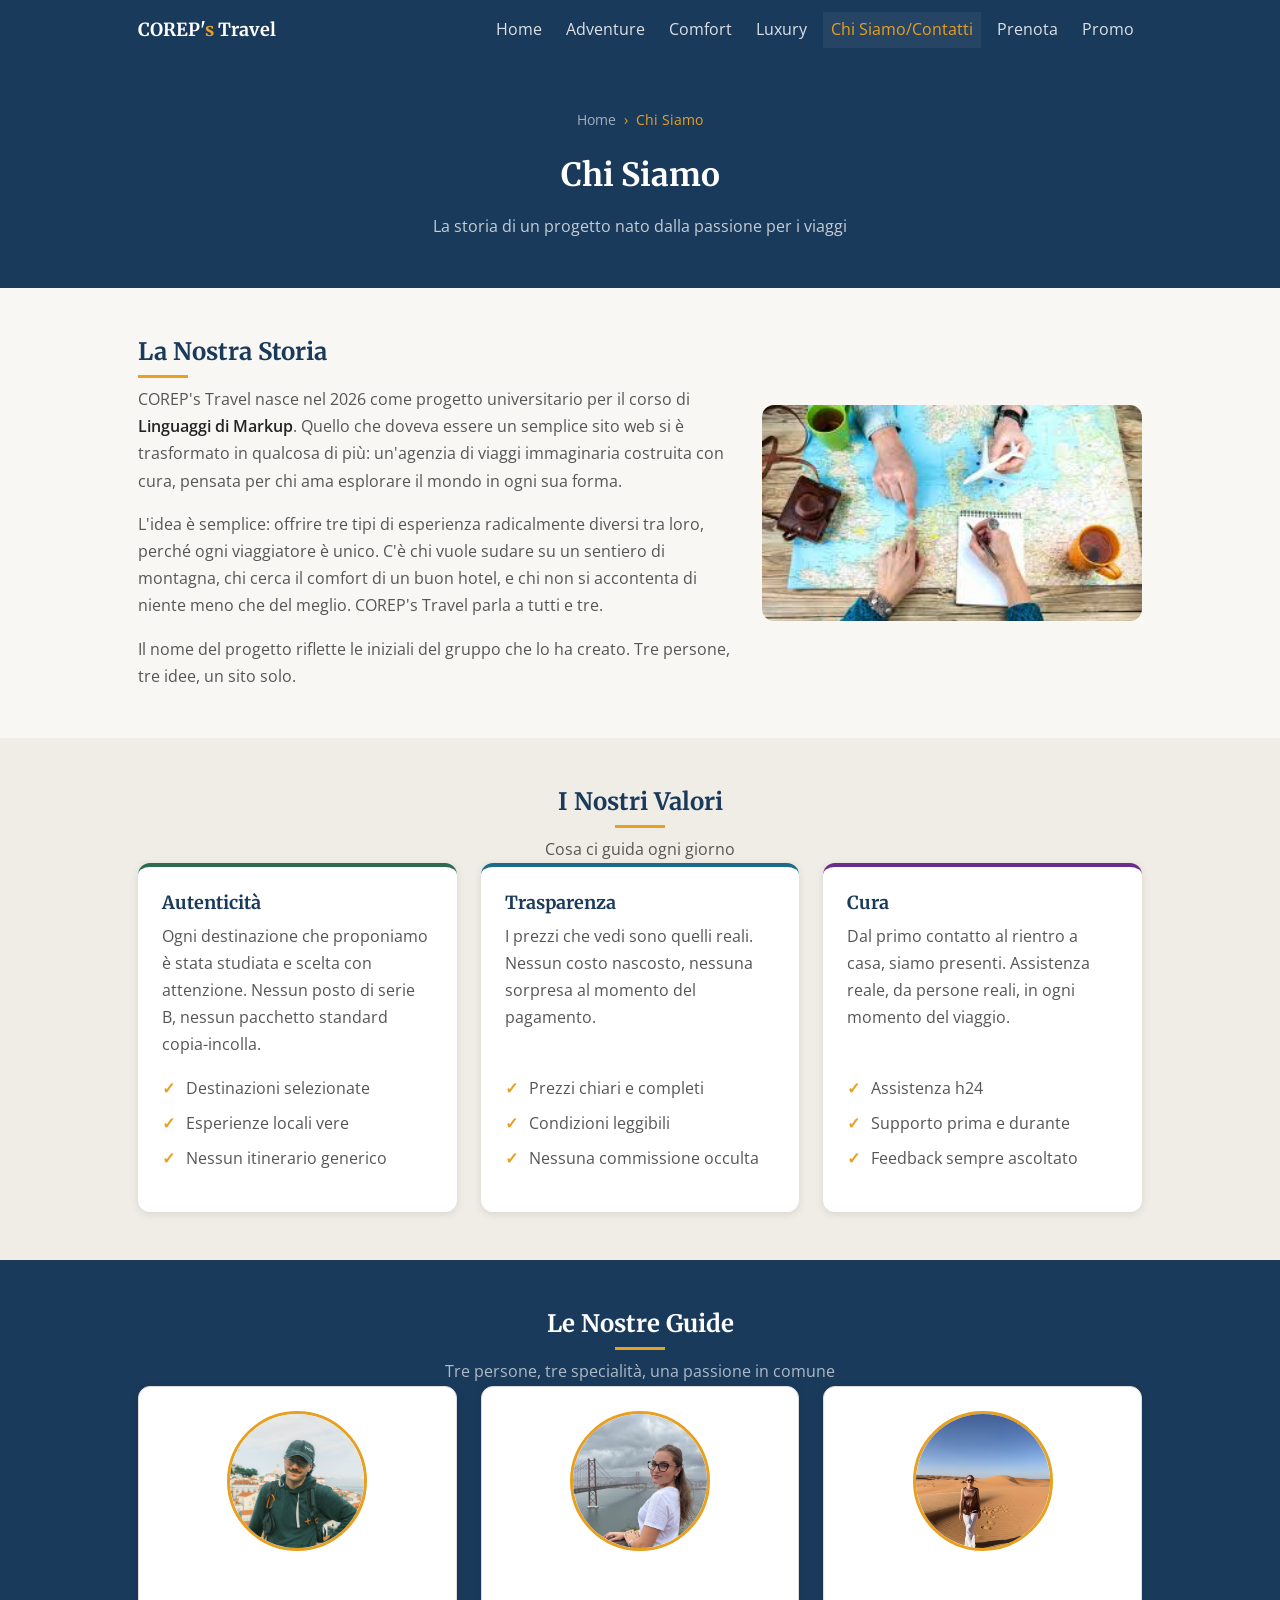
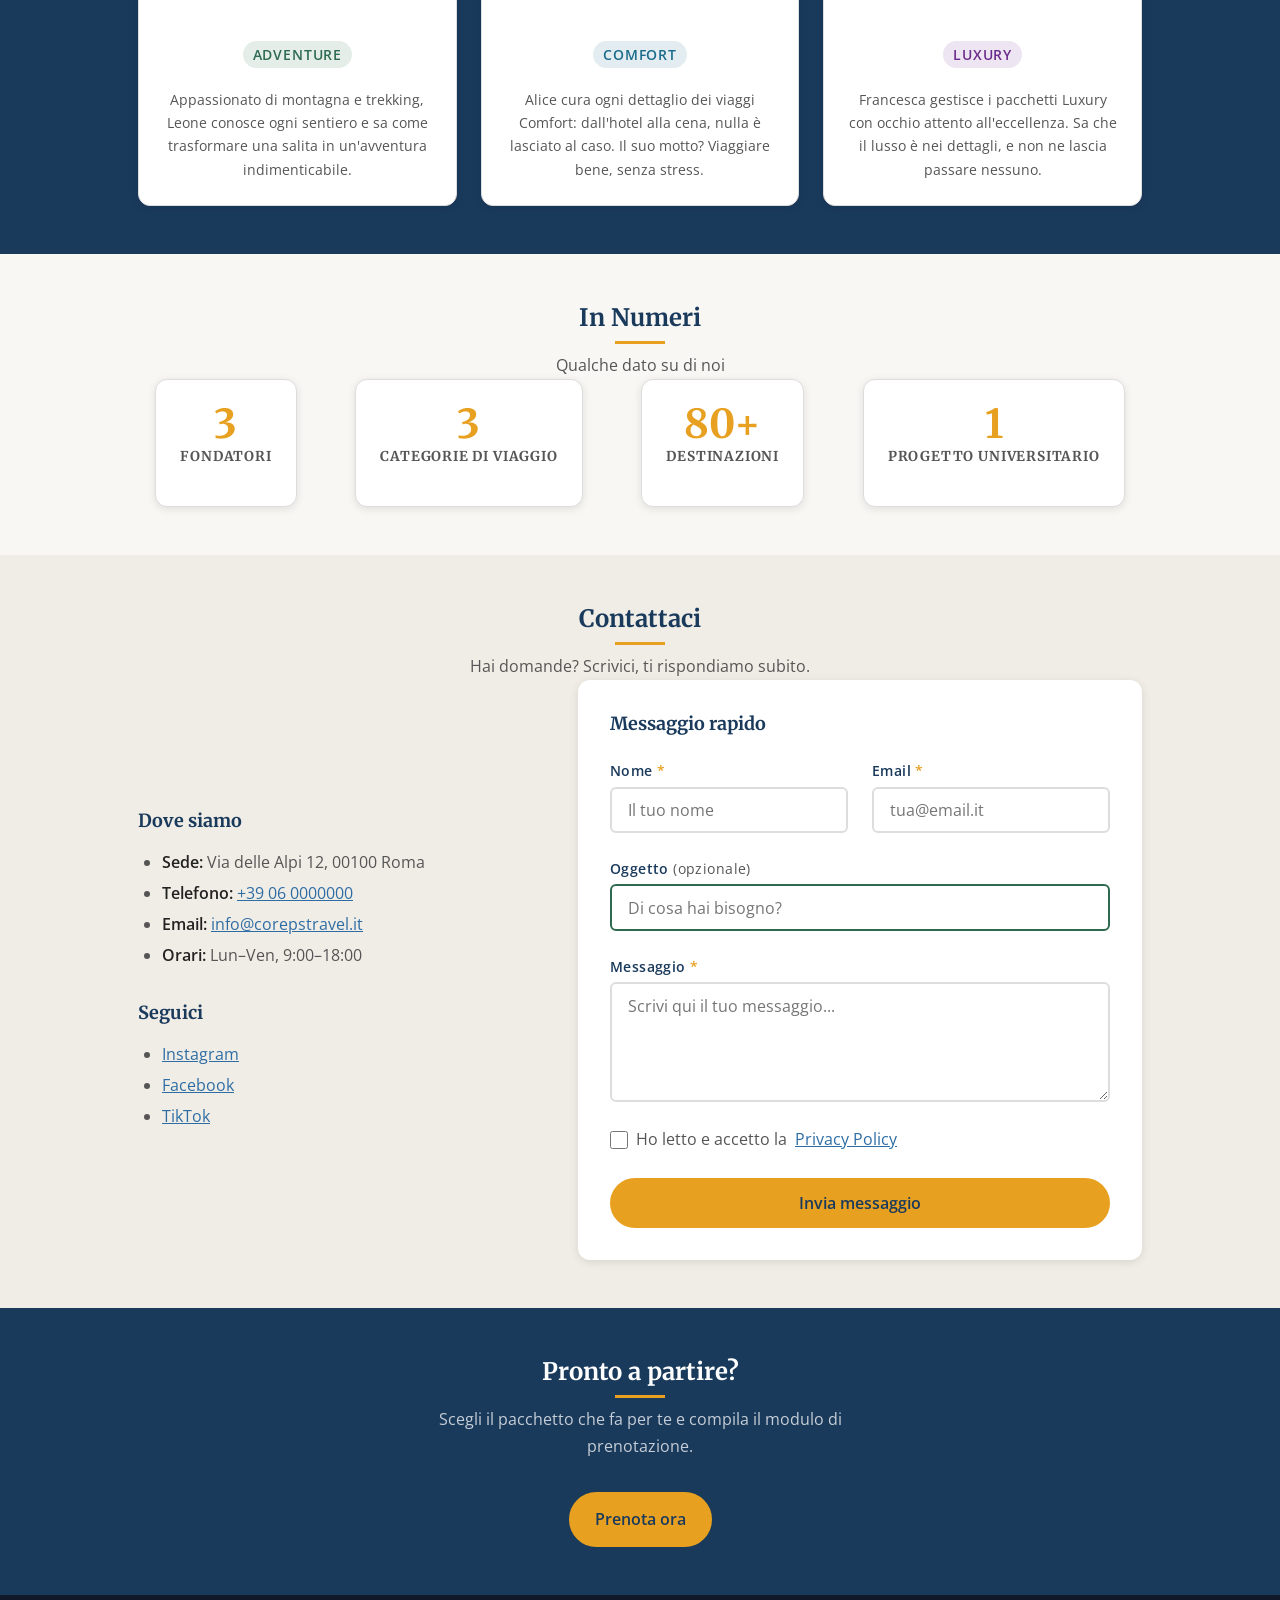
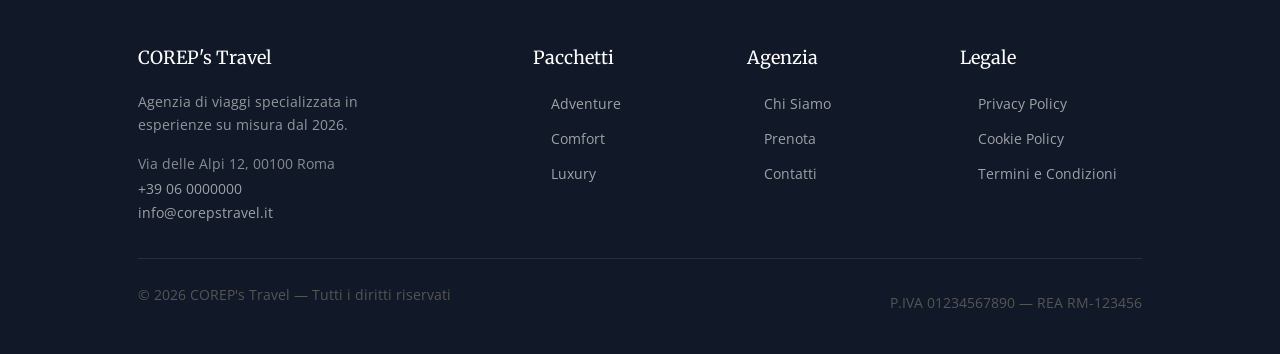
<file: Breglia_Martinetti_Morandini/about.html>
<!DOCTYPE html>
<html lang="it">
<head>
  <meta charset="UTF-8">
  <meta name="viewport" content="width=device-width, initial-scale=1.0">
  <meta name="description" content="Chi siamo — COREP's Travel, la nostra storia e il nostro team.">
  <title>Chi Siamo — COREP's Travel</title>
  <link rel="stylesheet" href="base.css">
  <link rel="stylesheet" href="about.css">
</head>
<body>

  <!-- ===== NAVBAR ===== -->
  <header class="navbar">
    <div class="navbar__interno">
      <a href="index.html" class="navbar__logo">COREP'<span>s</span> Travel</a>
      <nav id="menu-principale" class="navbar__menu" aria-label="Navigazione principale">
        <a href="index.html"     class="navbar__link">Home</a>
        <a href="adventure.html" class="navbar__link">Adventure</a>
        <a href="comfort.html"   class="navbar__link">Comfort</a>
        <a href="luxury.html"    class="navbar__link">Luxury</a>
        <a href="about.html"     class="navbar__link attivo">Chi Siamo/Contatti</a>
        <a href="prenotazione.html" class="navbar__link">Prenota</a>
        <a href="promo.html"       class="navbar__link">Promo</a>
      </nav>
      <button class="navbar__hamburger" id="hamburger" aria-label="Apri o chiudi il menu" aria-expanded="false" aria-controls="menu-principale">
        <span></span><span></span><span></span>
      </button>
    </div>
  </header>


  <main>

    <!-- PAGE HEADER -->
    <section class="page-header" aria-label="Intestazione pagina">
      <div class="contenitore page-header__contenuto">
        <nav class="breadcrumb" aria-label="Percorso di navigazione">
          <a href="index.html">Home</a>
          <span>›</span>
          <span>Chi Siamo</span>
        </nav>
        <h1 class="page-header__titolo">Chi Siamo</h1>
        <p class="page-header__sottotitolo">
          La storia di un progetto nato dalla passione per i viaggi
        </p>
      </div>
    </section>


    <!-- LA NOSTRA STORIA -->
    <section class="sezione" aria-labelledby="titolo-storia">
      <div class="contenitore">
        <div class="layout-due-colonne">

          <div class="layout-due-colonne__testo">
            <h2 class="titolo-sezione" id="titolo-storia">La Nostra Storia</h2>
            <p>
              COREP's Travel nasce nel  <time datetime="2026">2026</time> come progetto universitario per il corso di
              <strong>Linguaggi di Markup</strong>. Quello che doveva essere un semplice
              sito web si è trasformato in qualcosa di più: un'agenzia di viaggi immaginaria
              costruita con cura, pensata per chi ama esplorare il mondo in ogni sua forma.
            </p>
            <p>
              L'idea è semplice: offrire tre tipi di esperienza radicalmente diversi tra loro,
              perché ogni viaggiatore è unico. C'è chi vuole sudare su un sentiero di montagna,
              chi cerca il comfort di un buon hotel, e chi non si accontenta di niente meno
              che del meglio. COREP's Travel parla a tutti e tre.
            </p>
            <p>
              Il nome del progetto riflette le iniziali del gruppo che lo ha creato.
              Tre persone, tre idee, un sito solo.
            </p>
          </div>

          <div class="layout-due-colonne__immagine">
            <img
              src="media/index/images.jpeg"
              alt="Il team di COREP's Travel al lavoro"
              style="width: 100%; border-radius: var(--raggio-lg); object-fit: cover; max-height: 360px;"
            >
          </div>

        </div>
      </div>
    </section>


    <!-- I NOSTRI VALORI -->
    <section class="sezione" style="background-color: #f0ede6;" aria-labelledby="titolo-valori">
      <div class="contenitore">
        <div class="testo-centro">
          <h2 class="titolo-sezione" id="titolo-valori">I Nostri Valori</h2>
          <p class="sottotitolo-sezione">Cosa ci guida ogni giorno</p>
        </div>

        <div class="griglia-pacchetti">

          <article class="card" style="border-top: 4px solid var(--colore-adventure);">
            <div class="card__corpo">
              <h3 class="card__titolo">Autenticità</h3>
              <p class="card__testo">
                Ogni destinazione che proponiamo è stata studiata e scelta con attenzione.
                Nessun posto di serie B, nessun pacchetto standard copia-incolla.
              </p>
              <ul class="lista-spunta">
                <li>Destinazioni selezionate</li>
                <li>Esperienze locali vere</li>
                <li>Nessun itinerario generico</li>
              </ul>
            </div>
          </article>

          <article class="card" style="border-top: 4px solid var(--colore-comfort);">
            <div class="card__corpo">
              <h3 class="card__titolo">Trasparenza</h3>
              <p class="card__testo">
                I prezzi che vedi sono quelli reali. Nessun costo nascosto,
                nessuna sorpresa al momento del pagamento.
              </p>
              <ul class="lista-spunta">
                <li>Prezzi chiari e completi</li>
                <li>Condizioni leggibili</li>
                <li>Nessuna commissione occulta</li>
              </ul>
            </div>
          </article>

          <article class="card" style="border-top: 4px solid var(--colore-luxury);">
            <div class="card__corpo">
              <h3 class="card__titolo">Cura</h3>
              <p class="card__testo">
                Dal primo contatto al rientro a casa, siamo presenti.
                Assistenza reale, da persone reali, in ogni momento del viaggio.
              </p>
              <ul class="lista-spunta">
                <li>Assistenza h24</li>
                <li>Supporto prima e durante</li>
                <li>Feedback sempre ascoltato</li>
              </ul>
            </div>
          </article>

        </div>
      </div>
    </section>


    <!-- IL TEAM — GUIDE DEI PACCHETTI -->
    <section class="sezione sezione--scura" aria-labelledby="titolo-team">
      <div class="contenitore">
        <div class="testo-centro">
          <h2 class="titolo-sezione" id="titolo-team">Le Nostre Guide</h2>
          <p class="sottotitolo-sezione" style="color: rgba(255,255,255,0.65);">
            Tre persone, tre specialità, una passione in comune
          </p>
        </div>

        <div class="griglia-team">

          <!-- Leone -->
          <article class="team-card">
            <figure>
              <img
                src="media/profile/DSF0346.jpg"
                alt="Foto di Leone, guida Adventure"
                class="team-card__foto"
              >
            </figure>
            <h3 class="team-card__nome">Leone</h3>
            <p class="team-card__ruolo">Guida Adventure</p>
            <span class="badge badge--adventure" style="margin: 0.5rem 0 0.75rem;">Adventure</span>
            <p style="font-size: var(--fs-piccolo); color: var(--colore-testo-chiaro); margin-top: var(--spazio-s);">
              Appassionato di montagna e trekking, Leone conosce ogni sentiero
              e sa come trasformare una salita in un'avventura indimenticabile.
            </p>
          </article>

          <!-- Alice -->
          <article class="team-card">
            <figure>
              <img
                src="media/profile/IMG_7063_Original.jpg"
                alt="Foto di Alice, guida Comfort"
                class="team-card__foto"
              >
            </figure>
            <h3 class="team-card__nome">Alice</h3>
            <p class="team-card__ruolo">Guida Comfort</p>
            <span class="badge badge--comfort" style="margin: 0.5rem 0 0.75rem;">Comfort</span>
            <p style="font-size: var(--fs-piccolo); color: var(--colore-testo-chiaro); margin-top: var(--spazio-s);">
              Alice cura ogni dettaglio dei viaggi Comfort: dall'hotel alla cena,
              nulla è lasciato al caso. Il suo motto? Viaggiare bene, senza stress.
            </p>
          </article>

          <!-- Francesca -->
          <article class="team-card">
            <figure>

              <img
              src="media/profile/PHOTO-2026-04-15-13-07-42.jpg.jpeg"
              alt="Foto di Francesca, guida Luxury"
              class="team-card__foto"
            >
            </figure>
            <h3 class="team-card__nome">Francesca</h3>
            <p class="team-card__ruolo">Guida Luxury</p>
            <span class="badge badge--luxury" style="margin: 0.5rem 0 0.75rem;">Luxury</span>
            <p style="font-size: var(--fs-piccolo); color: var(--colore-testo-chiaro); margin-top: var(--spazio-s);">
              Francesca gestisce i pacchetti Luxury con occhio attento all'eccellenza.
              Sa che il lusso è nei dettagli, e non ne lascia passare nessuno.
            </p>
          </article>

        </div>
      </div>
    </section>


    <!-- NUMERI -->
    <section class="sezione" aria-labelledby="titolo-numeri">
      <div class="contenitore">
        <div class="testo-centro">
          <h2 class="titolo-sezione" id="titolo-numeri">In Numeri</h2>
          <p class="sottotitolo-sezione">Qualche dato su di noi</p>
        </div>
        <div class="barra-stats">
          <article class="stat-card">
            <p class="stat-card__numero">3</p>
            <h3 class="stat-card__etichetta">Fondatori</h3>
          </article>
          <article class="stat-card">
            <p class="stat-card__numero">3</p>
            <h3 class="stat-card__etichetta">Categorie di viaggio</h3>
          </article>
          <article class="stat-card">
            <p class="stat-card__numero">80+</p>
            <h3 class="stat-card__etichetta">Destinazioni</h3>
          </article>
          <article class="stat-card">
            <p class="stat-card__numero">1</p>
            <h3 class="stat-card__etichetta">Progetto universitario</h3>
          </article>
        </div>
      </div>
    </section>


    <!-- CONTATTI -->
    <section class="sezione" style="background-color: #f0ede6;" id="contatti" aria-labelledby="titolo-contatti">
      <div class="contenitore">
        <div class="testo-centro">
          <h2 class="titolo-sezione" id="titolo-contatti">Contattaci</h2>
          <p class="sottotitolo-sezione">Hai domande? Scrivici, ti rispondiamo subito.</p>
        </div>

        <div class="layout-due-colonne">

          <!-- Info contatto -->
          <div class="layout-due-colonne__testo">
            <h3 style="margin-bottom: var(--spazio-m); color: var(--colore-primario);">Dove siamo</h3>

            <address style="font-style: normal; margin-bottom: var(--spazio-xl);">
              <ul class="lista-pallino">
                <li><strong>Sede:</strong> Via delle Alpi 12, 00100 Roma</li>
                <li><strong>Telefono:</strong> <a href="tel:+390600000000" class="link">+39 06 0000000</a></li>
                <li><strong>Email:</strong> <a href="mailto:info@corepstravel.it" class="link">info@corepstravel.it</a></li>
                <li><strong>Orari:</strong> Lun–Ven, 9:00–18:00</li>
              </ul>
            </address>

            <h3 style="margin-bottom: var(--spazio-m); color: var(--colore-primario);">Seguici</h3>
            <ul class="lista-pallino">
              <li><a href="#" class="link">Instagram</a></li>
              <li><a href="#" class="link">Facebook</a></li>
              <li><a href="#" class="link">TikTok</a></li>
            </ul>
          </div>

          <!-- Form contatto rapido -->
          <aside class="layout-due-colonne__immagine">
            <div style="background: var(--colore-bianco); padding: var(--spazio-xl); border-radius: var(--raggio-lg); box-shadow: var(--ombra);">
              <h3 style="margin-bottom: var(--spazio-l); color: var(--colore-primario);">Messaggio rapido</h3>

              <form class="form" action="#" method="post">

                <div class="form__riga">
                  <div class="form__gruppo">
                    <label for="nome" class="form__etichetta">Nome</label>
                    <input type="text" id="nome" name="nome" class="form__input" placeholder="Il tuo nome" required>
                  </div>
                  <div class="form__gruppo">
                    <label for="email" class="form__etichetta">Email</label>
                    <input type="email" id="email" name="email" class="form__input" placeholder="tua@email.it" required>
                  </div>
                </div>

                <div class="form__gruppo">
                  <label for="oggetto" class="form__etichetta form__etichetta--opzionale">Oggetto</label>
                  <input type="text" id="oggetto" name="oggetto" class="form__input" placeholder="Di cosa hai bisogno?">
                </div>

                <div class="form__gruppo">
                  <label for="messaggio" class="form__etichetta">Messaggio</label>
                  <textarea id="messaggio" name="messaggio" class="form__textarea" placeholder="Scrivi qui il tuo messaggio..." required></textarea>
                </div>

                <div class="form__gruppo">
                  <label class="form__check">
                    <input type="checkbox" name="privacy" required>
                    Ho letto e accetto la <a href="#" class="link">Privacy Policy</a>
                  </label>
                </div>

                <button type="submit" class="bottone bottone--primario">Invia messaggio</button>

              </form>
            </div>
          </aside>

        </div>
      </div>
    </section>


    <!-- CTA finale -->
    <section class="sezione sezione--scura" aria-label="Chiamata all'azione">
      <div class="contenitore testo-centro">
        <h2 class="titolo-sezione">Pronto a partire?</h2>
        <p style="color: rgba(255,255,255,0.75); max-width: 480px; margin: 0 auto var(--spazio-xl);">
          Scegli il pacchetto che fa per te e compila il modulo di prenotazione.
        </p>
        <a href="iscrizione.html" class="bottone bottone--primario">Prenota ora</a>
      </div>
    </section>

  </main>


  <!-- ===== FOOTER ===== -->
  <footer class="footer" aria-label="Informazioni di contatto e link utili">
    <div class="contenitore">
      <div class="footer__griglia">
        <div>
          <p class="footer__titolo">COREP's Travel</p>
          <p style="font-size: var(--fs-piccolo); color: rgba(255,255,255,0.55); margin-bottom: var(--spazio-m); max-width: 260px;">
            Agenzia di viaggi specializzata in esperienze su misura dal  <time datetime="2026">2026</time>.
          </p>
          <address style="font-style: normal; font-size: var(--fs-piccolo); color: rgba(255,255,255,0.5); line-height: 1.8;">
            Via delle Alpi 12, 00100 Roma<br>
            <a href="tel:+390600000000" style="color: rgba(255,255,255,0.6);">+39 06 0000000</a><br>
            <a href="mailto:info@corepstravel.it" style="color: rgba(255,255,255,0.6);">info@corepstravel.it</a>
          </address>
        </div>
        <nav aria-label="Link pacchetti">
          <p class="footer__titolo">Pacchetti</p>
          <ul class="footer__lista">
            <li><a href="adventure.html">Adventure</a></li>
            <li><a href="comfort.html">Comfort</a></li>
            <li><a href="luxury.html">Luxury</a></li>
          </ul>
        </nav>
        <nav aria-label="Link agenzia">
          <p class="footer__titolo">Agenzia</p>
          <ul class="footer__lista">
            <li><a href="about.html">Chi Siamo</a></li>
            <li><a href="iscrizione.html">Prenota</a></li>
            <li><a href="about.html#contatti">Contatti</a></li>
          </ul>
        </nav>
        <nav aria-label="Link legali">
          <p class="footer__titolo">Legale</p>
          <ul class="footer__lista">
            <li><a href="#">Privacy Policy</a></li>
            <li><a href="#">Cookie Policy</a></li>
            <li><a href="#">Termini e Condizioni</a></li>
          </ul>
        </nav>
      </div>
      <div class="footer__basso">
        <p>&copy;  <time datetime="2026">2026</time> COREP's Travel — Tutti i diritti riservati</p>
        <p>P.IVA 01234567890 — REA RM-123456</p>
      </div>
    </div>
  </footer>

  <script>
    const hamburger = document.getElementById('hamburger');
    const menu = document.getElementById('menu-principale');
    hamburger.addEventListener('click', function () {
      const aperto = menu.classList.toggle('aperto');
      hamburger.classList.toggle('aperto', aperto);
      hamburger.setAttribute('aria-expanded', aperto);
    });
  </script>

</body>
</html>
</file>
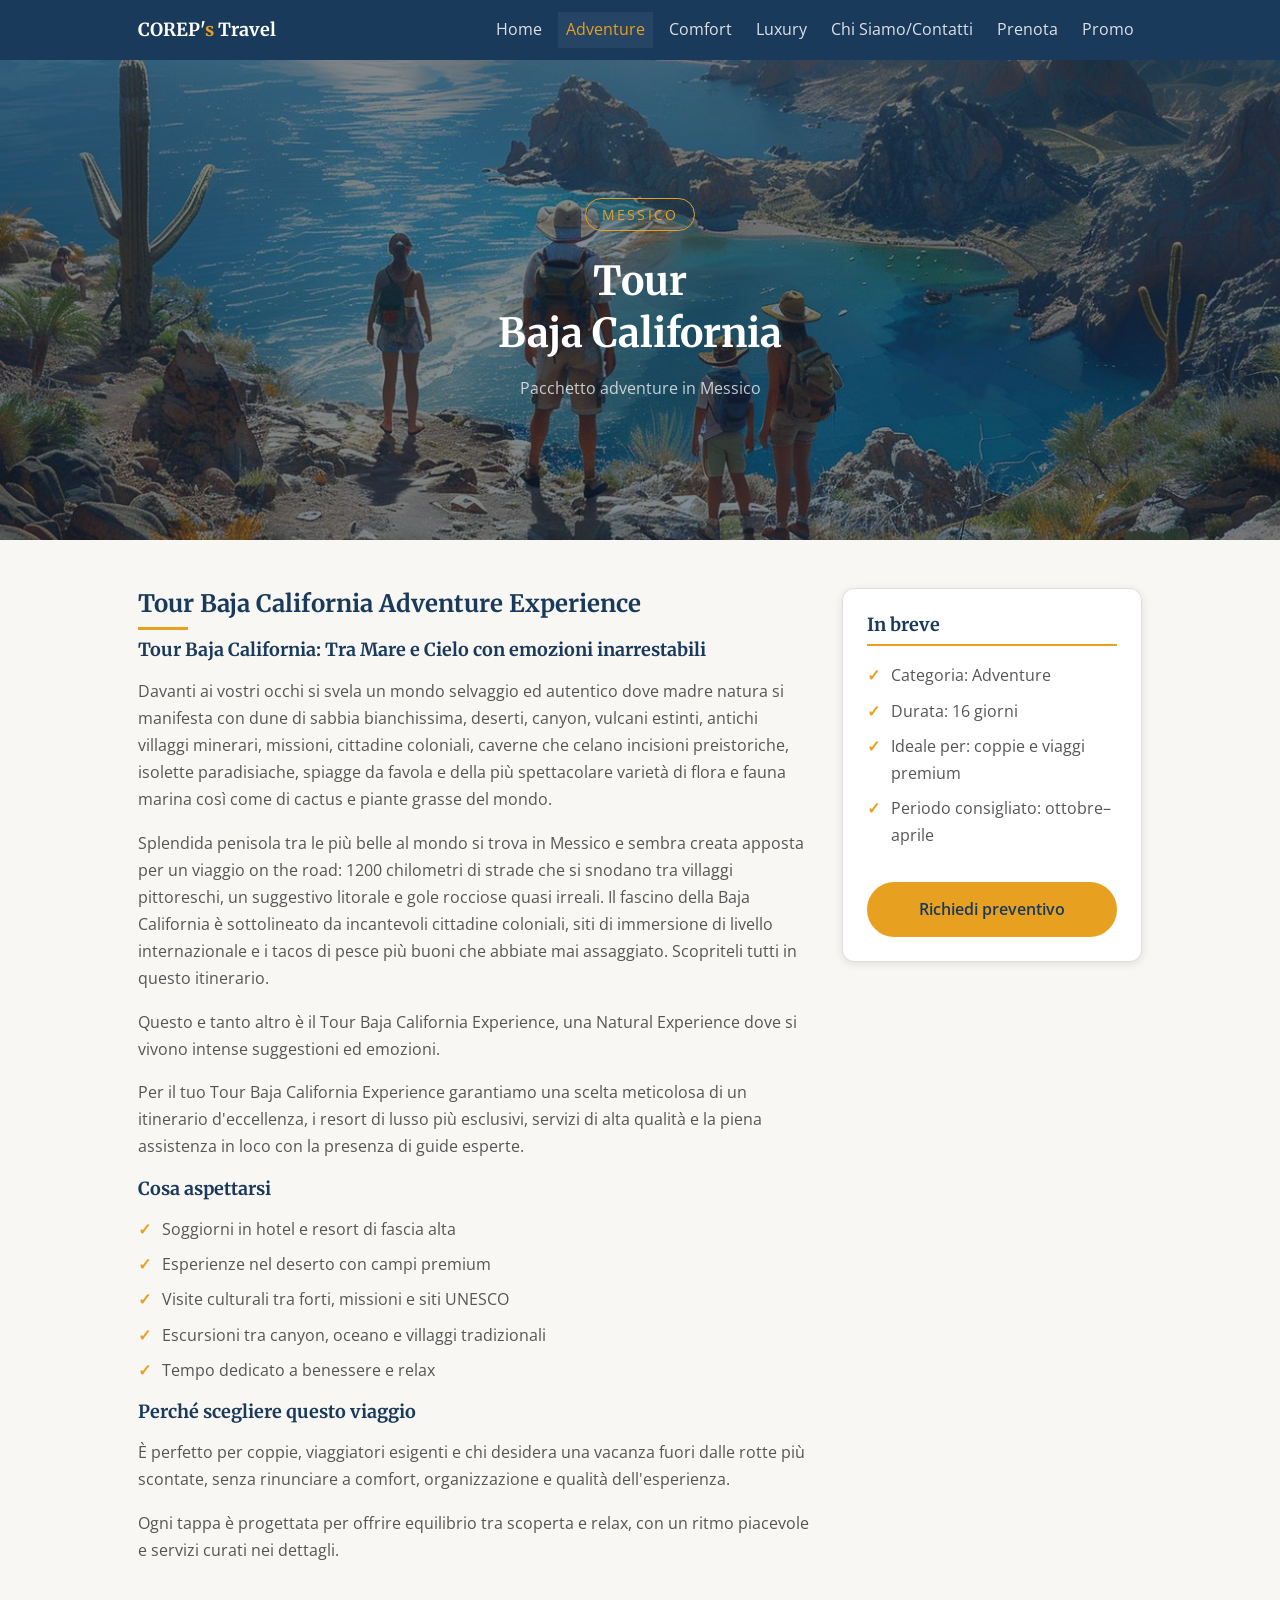
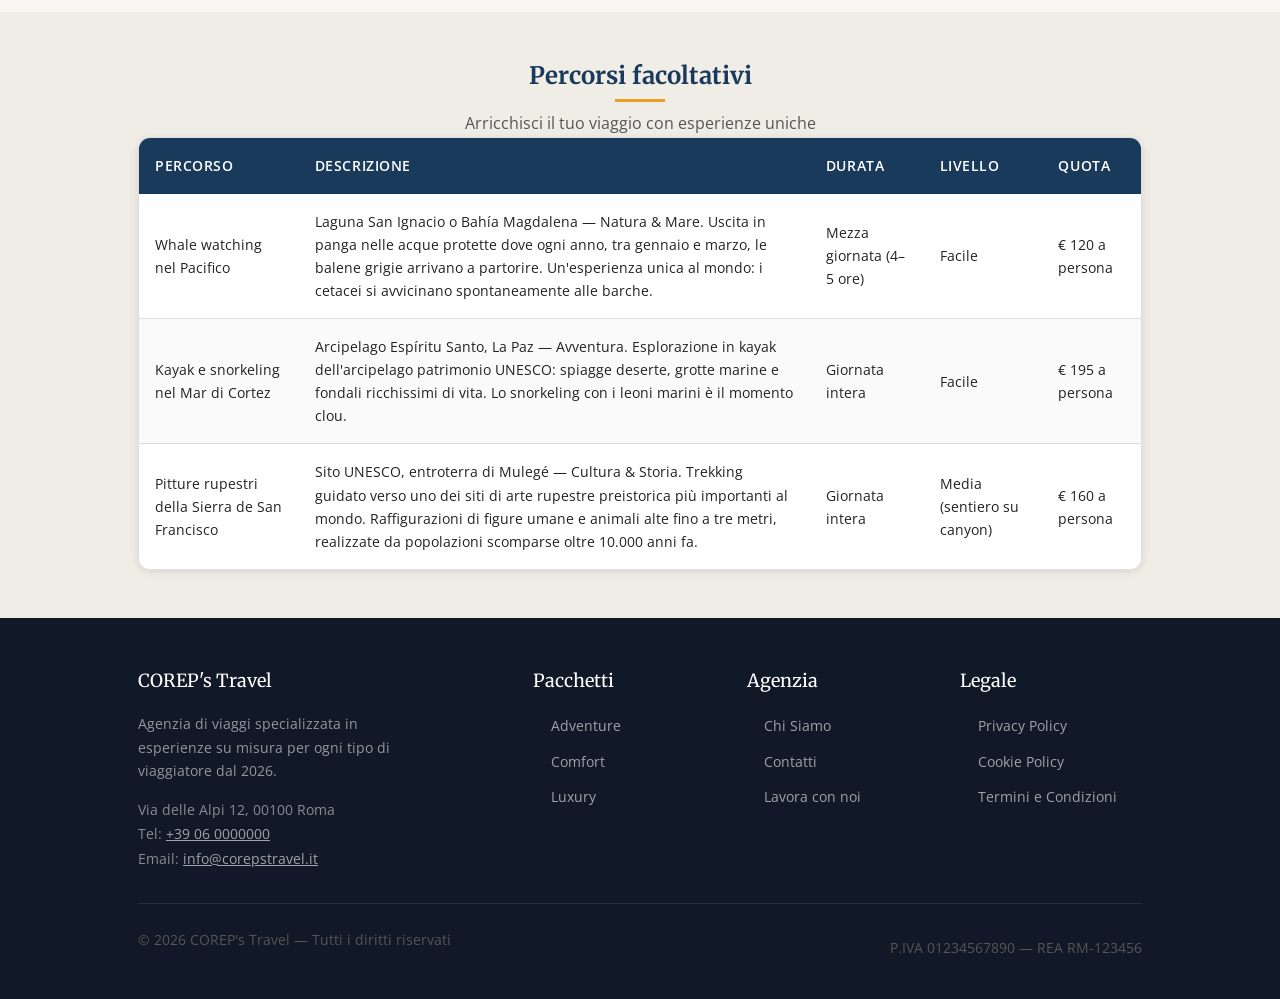
<file: Breglia_Martinetti_Morandini/adventure.html>
<!DOCTYPE html>
<html lang="it">

<head>
    <meta charset="UTF-8">
    <meta name="viewport" content="width=device-width, initial-scale=1.0">
    <meta name="description" content="COREP's Travel — Pacchetto Adventure">
    <title>COREP's Travel — Pacchetto Adventure</title>

    <link rel="stylesheet" href="base.css">
    <link rel="stylesheet" href="pacchetti.css">
</head>

<body>

    <!-- ===== NAVBAR ===== -->
    <header class="navbar">
        <div class="navbar__interno">

            <a href="index.html" class="navbar__logo">
                COREP'<span>s</span> Travel
            </a>

            <!-- Menu di navigazione -->
            <nav id="menu-principale" class="navbar__menu" aria-label="Navigazione principale">
                <a href="index.html" class="navbar__link">Home</a>
                <a href="adventure.html" class="navbar__link attivo">Adventure</a>
                <a href="comfort.html" class="navbar__link">Comfort</a>
                <a href="luxury.html" class="navbar__link">Luxury</a>
                <a href="about.html" class="navbar__link">Chi Siamo/Contatti</a>
                <a href="prenotazione.html" class="navbar__link">Prenota</a>
                <a href="promo.html" class="navbar__link">Promo</a>
            </nav>

            <!-- Hamburger mobile -->
            <button class="navbar__hamburger" id="hamburger" aria-label="Apri o chiudi il menu" aria-expanded="false"
                aria-controls="menu-principale">
                <span></span>
                <span></span>
                <span></span>
            </button>

        </div>
    </header>

    <main>
        <section class="hero background-hero" style="background-image: url('media/assets/bg_messico.jpeg');" aria-label="Intestazione principale">
            <div class="hero__contenuto">
                <span class="hero__etichetta">Messico</span>
                <h1 class="hero__titolo">Tour<br> Baja California</h1>
                <p class="hero__sottotitolo">
                    Pacchetto adventure in Messico
                </p>
            </div>
        </section>

        <section class="sezione" aria-label="Titolo viaggio">
            <div class="contenitore">
                <div class="layout-due-colonne-no-center">
                    <article class="layout-due-colonne__testo dettaglio-viaggio__contenuto">
                        <h2 id="titolo-viaggio-adventure" class="titolo-sezione">Tour Baja California Adventure Experience</h2>
                        <h3>Tour Baja California: Tra Mare e Cielo con emozioni inarrestabili</h3>
                        <p>
                            Davanti ai vostri occhi si svela un mondo selvaggio ed autentico dove madre natura si
                            manifesta con dune di sabbia bianchissima, deserti, canyon, vulcani estinti, antichi
                            villaggi minerari, missioni, cittadine coloniali, caverne che celano incisioni preistoriche,
                            isolette paradisiache, spiagge da favola e della più spettacolare varietà di flora e fauna
                            marina così come di cactus e piante grasse del mondo.
                        </p>

                        <p>
                            Splendida penisola tra le più belle al mondo si trova in Messico e sembra creata apposta per
                            un viaggio on the road: 1200 chilometri di strade che si snodano tra villaggi pittoreschi,
                            un suggestivo litorale e gole rocciose quasi irreali. Il fascino della Baja California è
                            sottolineato da incantevoli cittadine coloniali, siti di immersione di livello
                            internazionale e i tacos di pesce più buoni che abbiate mai assaggiato. Scopriteli tutti in
                            questo itinerario.
                        </p>

                        <p>
                            Questo e tanto altro è il Tour Baja California Experience, una Natural Experience dove si
                            vivono intense suggestioni ed emozioni.
                        </p>

                        <p>
                            Per il tuo Tour Baja California Experience garantiamo una scelta meticolosa di un itinerario
                            d'eccellenza, i resort di lusso più esclusivi, servizi di alta qualità e la piena assistenza
                            in loco con la presenza di guide esperte.
                        </p>

                        <h3>Cosa aspettarsi</h3>
                        <ul class="lista-spunta">
                            <li>Soggiorni in hotel e resort di fascia alta</li>
                            <li>Esperienze nel deserto con campi premium</li>
                            <li>Visite culturali tra forti, missioni e siti UNESCO</li>
                            <li>Escursioni tra canyon, oceano e villaggi tradizionali</li>
                            <li>Tempo dedicato a benessere e relax</li>
                        </ul>

                        <h3>Perché scegliere questo viaggio</h3>
                        <p>
                            È perfetto per coppie, viaggiatori esigenti e chi desidera una vacanza fuori dalle rotte più
                            scontate, senza rinunciare a comfort, organizzazione e qualità dell'esperienza.
                        </p>

                        <p>
                            Ogni tappa è progettata per offrire equilibrio tra scoperta e relax, con un ritmo piacevole
                            e servizi curati nei dettagli.
                        </p>
                    </article>

                    <aside class="layout-due-colonne__immagine dettaglio-viaggio__sidebar">
                        <div class="box-info">
                            <h3 class="box-info__titolo">In breve</h3>

                            <ul class="lista-spunta">
                                <li>Categoria: Adventure</li>
                                <li>Durata: 16 giorni</li>
                                <li>Ideale per: coppie e viaggi premium</li>
                                <li>Periodo consigliato: ottobre–aprile</li>
                            </ul>

                            <a href="prenotazione.html" class="bottone bottone--primario">Richiedi preventivo</a>
                        </div>
                    </aside>
                </div>
            </div>
        </section>

        <section class="sezione" style="background-color: #f0ede6;" aria-labelledby="titolo-percorsi">
            <div class="contenitore">

                <div class="testo-centro">
                    <h2 class="titolo-sezione" id="titolo-percorsi">Percorsi facoltativi</h2>
                    <p class="sottotitolo-sezione">Arricchisci il tuo viaggio con esperienze uniche</p>
                </div>

                <div class="tabella-wrap">
                    <table class="tabella">
                        <thead>
                            <tr>
                                <th>Percorso</th>
                                <th>Descrizione</th>
                                <th>Durata</th>
                                <th>Livello</th>
                                <th>Quota</th>
                            </tr>
                        </thead>
                        <tbody>
                            <tr>
                                <td>Whale watching nel Pacifico</td>
                                <td>
                                    Laguna San Ignacio o Bahía Magdalena — Natura &amp; Mare.
                                    Uscita in panga nelle acque protette dove ogni anno, tra gennaio e marzo, le balene grigie arrivano a partorire. 
                                    Un'esperienza unica al mondo: i cetacei si avvicinano spontaneamente alle barche.
                                </td>
                                <td>Mezza giornata (4–5 ore)</td>
                                <td>Facile</td>
                                <td>&euro; 120 a persona</td>
                            </tr>

                            <tr>
                                <td>Kayak e snorkeling nel Mar di Cortez</td>
                                <td>
                                    Arcipelago Espíritu Santo, La Paz — Avventura.
                                    Esplorazione in kayak dell'arcipelago patrimonio UNESCO: spiagge deserte, grotte marine e fondali ricchissimi di vita. 
                                    Lo snorkeling con i leoni marini è il momento clou.
                                </td>
                                <td>Giornata intera</td>
                                <td>Facile</td>
                                <td>&euro; 195 a persona</td>
                            </tr>

                            <tr>
                                <td>Pitture rupestri della Sierra de San Francisco</td>
                                <td>
                                    Sito UNESCO, entroterra di Mulegé — Cultura &amp; Storia.
                                    Trekking guidato verso uno dei siti di arte rupestre preistorica più importanti al mondo. 
                                    Raffigurazioni di figure umane e animali alte fino a tre metri, realizzate da popolazioni scomparse oltre 10.000 anni fa.
                                </td>
                                <td>Giornata intera</td>
                                <td>Media (sentiero su canyon)</td>
                                <td>&euro; 160 a persona</td>
                            </tr>
                        </tbody>
                    </table>
                </div>
            </div>
        </section>

        <script>
            const hamburger = document.getElementById('hamburger');
            const menu = document.getElementById('menu-principale');
            hamburger.addEventListener('click', function () {
                const aperto = menu.classList.toggle('aperto');
                hamburger.classList.toggle('aperto', aperto);
                hamburger.setAttribute('aria-expanded', aperto);
            });
        </script>
    </main>

    <!-- ===== FOOTER ===== -->
    <footer class="footer" aria-label="Informazioni di contatto e link utili">
        <div class="contenitore">

            <div class="footer__griglia">

                <!-- Info agenzia -->
                <div>
                    <p class="footer__titolo">COREP's Travel</p>
                    <p style="font-size: var(--fs-piccolo); color: rgba(255,255,255,0.55); margin-bottom: var(--spazio-m); max-width: 260px;">
                        Agenzia di viaggi specializzata in esperienze su misura
                        per ogni tipo di viaggiatore dal <time datetime="2026">2026</time>.
                    </p>
                    <address style="font-style: normal; font-size: var(--fs-piccolo); color: rgba(255,255,255,0.5); line-height: 1.8;">
                        Via delle Alpi 12, 00100 Roma<br>
                        Tel: <a href="tel:+390600000000" class="link" style="color: rgba(255,255,255,0.6);">+39 06 0000000</a><br>
                        Email: <a href="mailto:info@corepstravel.it" class="link" style="color: rgba(255,255,255,0.6);">info@corepstravel.it</a>
                    </address>
                </div>

                <!-- Pacchetti -->
                <nav aria-label="Link pacchetti">
                    <p class="footer__titolo">Pacchetti</p>
                    <ul class="footer__lista">
                        <li><a href="adventure.html">Adventure</a></li>
                        <li><a href="comfort.html">Comfort</a></li>
                        <li><a href="luxury.html">Luxury</a></li>
                    </ul>
                </nav>

                <!-- Agenzia -->
                <nav aria-label="Link agenzia">
                    <p class="footer__titolo">Agenzia</p>
                    <ul class="footer__lista">
                        <li><a href="about.html">Chi Siamo</a></li>
                        <li><a href="contatti.html">Contatti</a></li>
                        <li><a href="contatti.html">Lavora con noi</a></li>
                    </ul>
                </nav>

                <!-- Legale -->
                <nav aria-label="Link legali">
                    <p class="footer__titolo">Legale</p>
                    <ul class="footer__lista">
                        <li><a href="#">Privacy Policy</a></li>
                        <li><a href="#">Cookie Policy</a></li>
                        <li><a href="#">Termini e Condizioni</a></li>
                    </ul>
                </nav>

            </div>

            <div class="footer__basso">
                <p>&copy; <time datetime="2026">2026</time> COREP's Travel — Tutti i diritti riservati</p>
                <p>P.IVA 01234567890 — REA RM-123456</p>
            </div>

        </div>
    </footer>

</body>

</html>
</file>
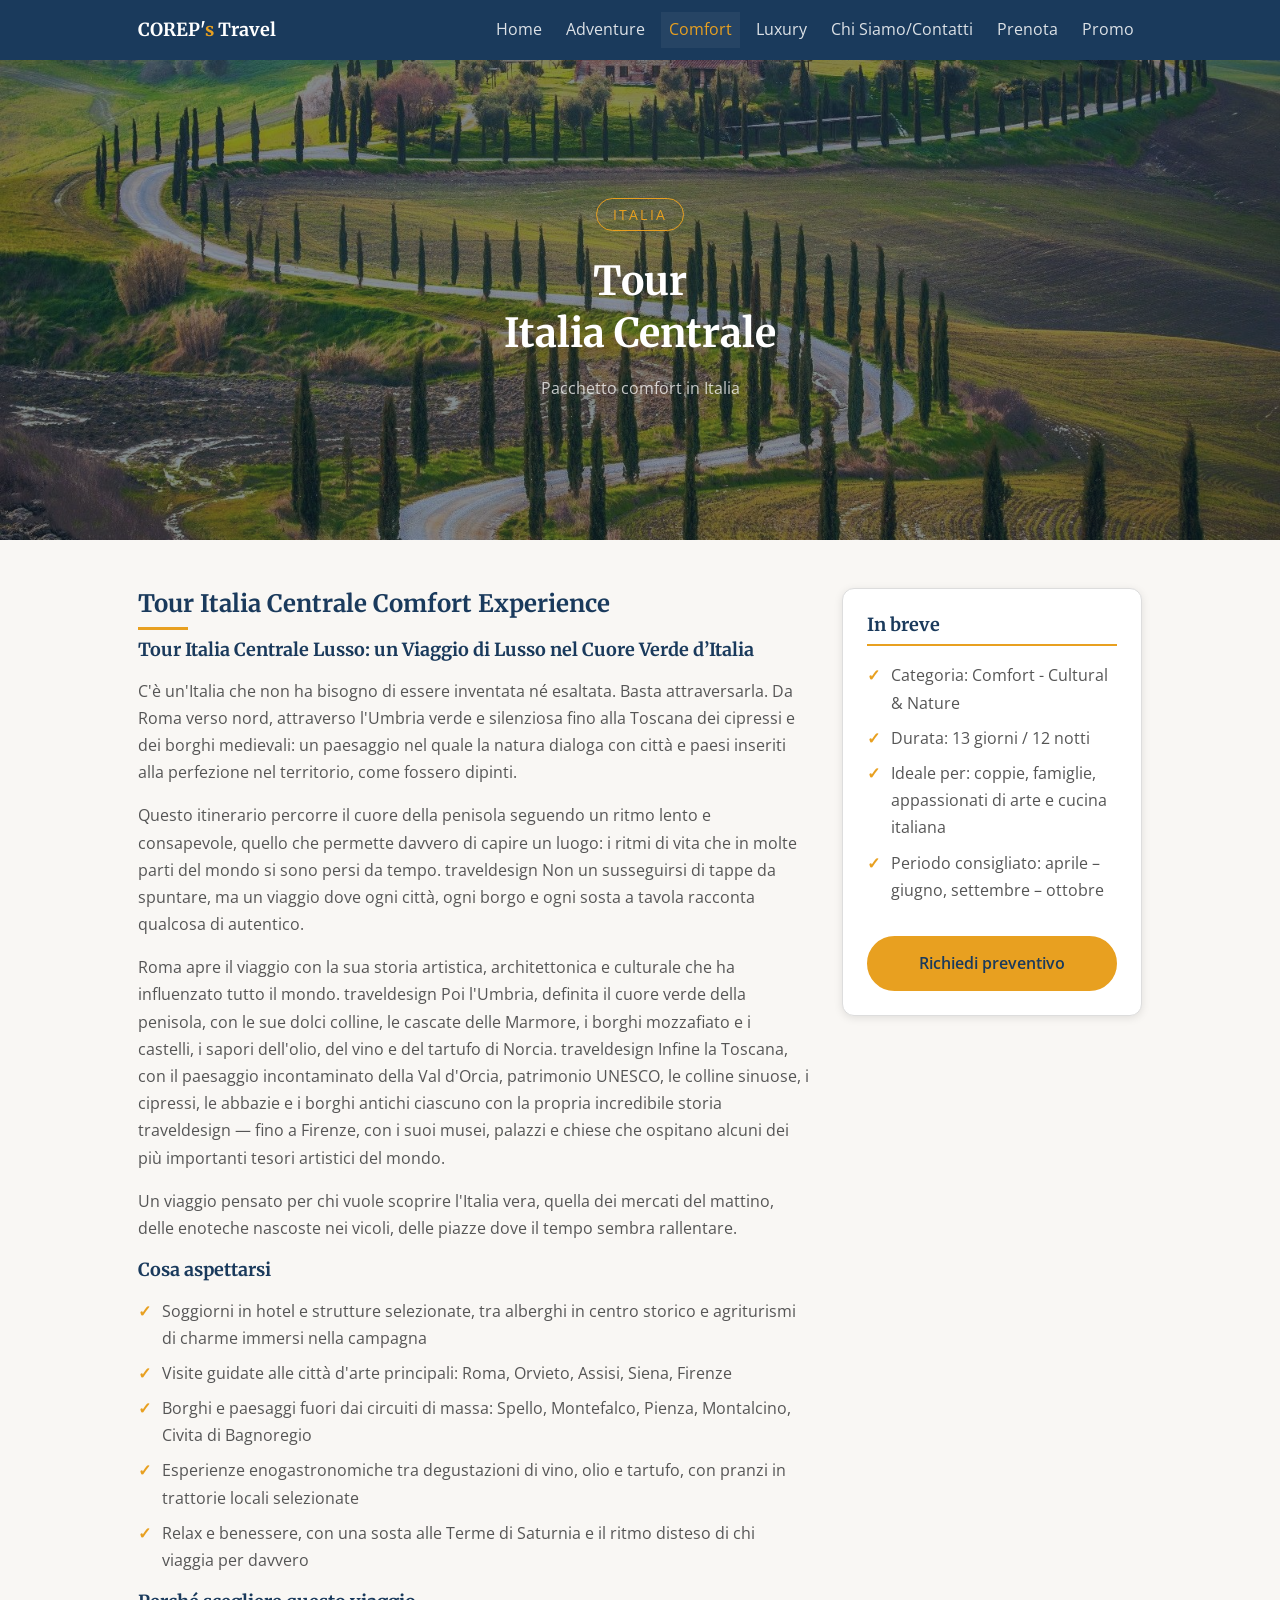
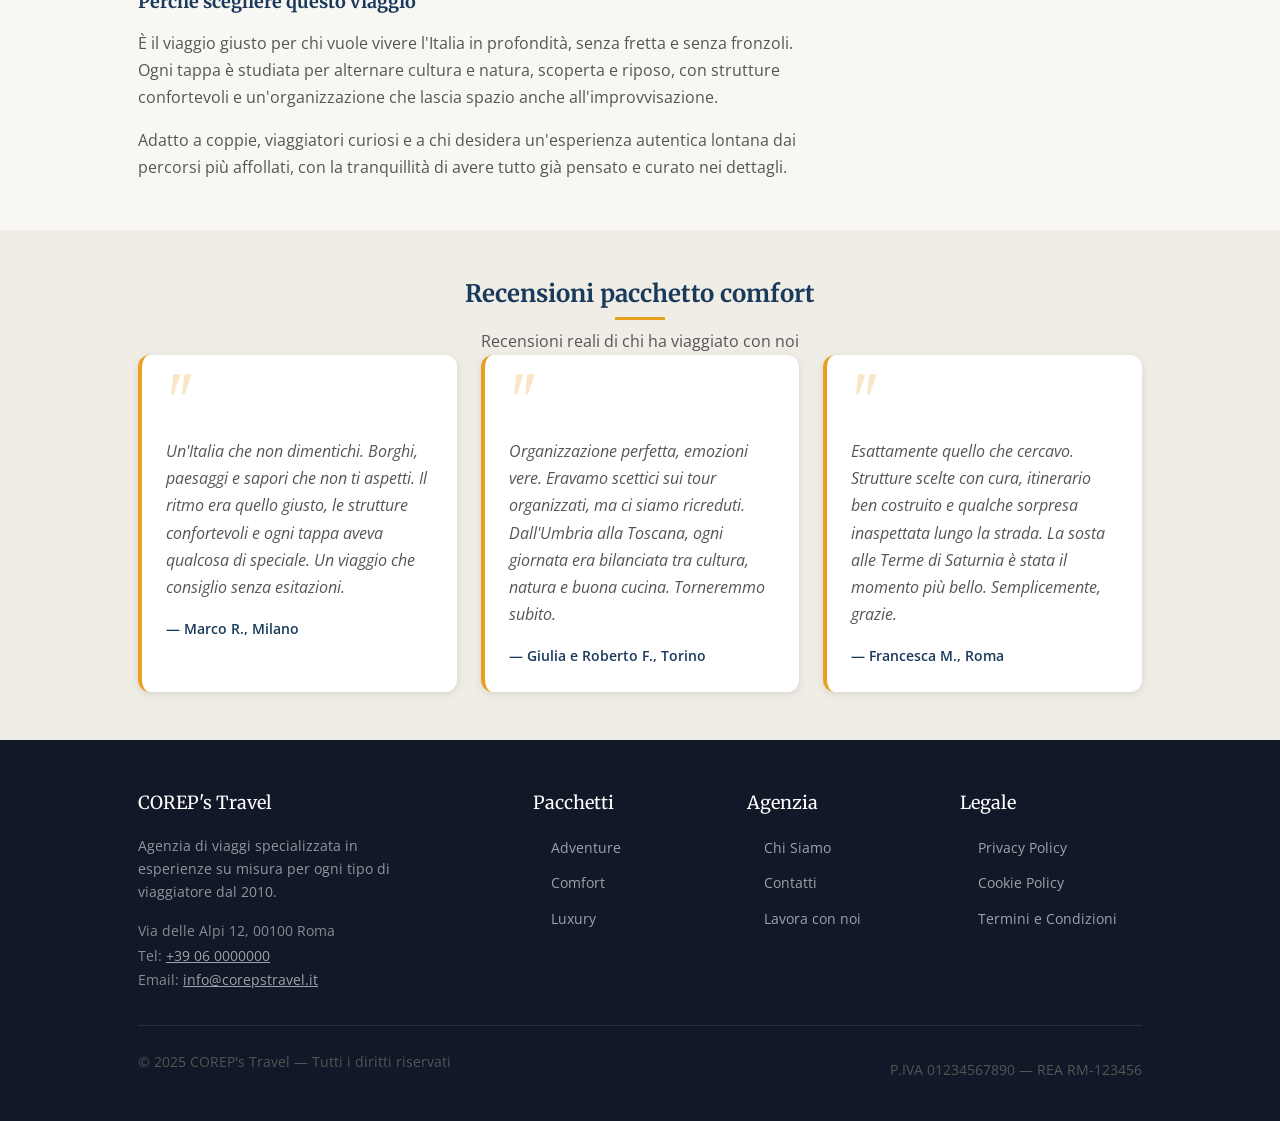
<file: Breglia_Martinetti_Morandini/comfort.html>
<!DOCTYPE html>
<html lang="it">

<head>
    <meta charset="UTF-8">
    <meta name="viewport" content="width=device-width, initial-scale=1.0">
    <meta name="description" content="COREP's Travel — Pacchetto Comfort">
    <title>COREP's Travel — Pacchetto Comfort</title>

    <link rel="stylesheet" href="base.css">
    <link rel="stylesheet" href="pacchetti.css">
</head>

<body>

    <!-- ===== NAVBAR ===== -->
    <header class="navbar">
        <div class="navbar__interno">

            <a href="index.html" class="navbar__logo">
                COREP'<span>s</span> Travel
            </a>

            <!-- Menu di navigazione -->
            <nav id="menu-principale" class="navbar__menu" aria-label="Navigazione principale">
                <a href="index.html" class="navbar__link">Home</a>
                <a href="adventure.html" class="navbar__link">Adventure</a>
                <a href="comfort.html" class="navbar__link attivo">Comfort</a>
                <a href="luxury.html" class="navbar__link">Luxury</a>
                <a href="about.html"      class="navbar__link">Chi Siamo/Contatti</a>
                <a href="prenotazione.html" class="navbar__link">Prenota</a>
                <a href="promo.html"       class="navbar__link">Promo</a>
            </nav>

            <!-- Hamburger mobile -->
            <button class="navbar__hamburger" id="hamburger" aria-label="Apri o chiudi il menu" aria-expanded="false"
                aria-controls="menu-principale">
                <span></span>
                <span></span>
                <span></span>
            </button>

        </div>
    </header>

    <main>
        <section class="hero background-hero" style="background-image: url('media/assets/bg_italia.jpeg');" aria-label="Intestazione principale">
            <div class="hero__contenuto">
                <span class="hero__etichetta">Italia</span>
                <h1 class="hero__titolo">Tour<br> Italia Centrale</h1>
                <p class="hero__sottotitolo">
                    Pacchetto comfort in Italia
                </p>
            </div>
        </section>

        <section class="sezione" aria-label="Titolo viaggio">
            <div class="contenitore">
                <div class="layout-due-colonne-no-center">
                    <article class="layout-due-colonne__testo dettaglio-viaggio__contenuto">
                        <h2 id="titolo-viaggio-comfort" class="titolo-sezione">Tour Italia Centrale Comfort Experience</h2>
                        <h3>Tour Italia Centrale Lusso: un Viaggio di Lusso nel Cuore Verde d’Italia</h3>
                        <p>
                            C'è un'Italia che non ha bisogno di essere inventata né esaltata. Basta attraversarla. Da Roma verso nord, attraverso l'Umbria verde e silenziosa fino alla Toscana dei cipressi e dei borghi medievali: un paesaggio nel quale la natura dialoga con città e paesi inseriti alla perfezione nel territorio, come fossero dipinti.                        </p>

                        <p>
                            Questo itinerario percorre il cuore della penisola seguendo un ritmo lento e consapevole, quello che permette davvero di capire un luogo: i ritmi di vita che in molte parti del mondo si sono persi da tempo. traveldesign Non un susseguirsi di tappe da spuntare, ma un viaggio dove ogni città, ogni borgo e ogni sosta a tavola racconta qualcosa di autentico.                        </p>

                        <p>
                            Roma apre il viaggio con la sua storia artistica, architettonica e culturale che ha influenzato tutto il mondo. traveldesign Poi l'Umbria, definita il cuore verde della penisola, con le sue dolci colline, le cascate delle Marmore, i borghi mozzafiato e i castelli, i sapori dell'olio, del vino e del tartufo di Norcia. traveldesign Infine la Toscana, con il paesaggio incontaminato della Val d'Orcia, patrimonio UNESCO, le colline sinuose, i cipressi, le abbazie e i borghi antichi ciascuno con la propria incredibile storia traveldesign — fino a Firenze, con i suoi musei, palazzi e chiese che ospitano alcuni dei più importanti tesori artistici del mondo.                        </p>

                        <p>
                           Un viaggio pensato per chi vuole scoprire l'Italia vera, quella dei mercati del mattino, delle enoteche nascoste nei vicoli, delle piazze dove il tempo sembra rallentare.

                        <h3>Cosa aspettarsi</h3>
                        <ul class="lista-spunta">
                            <li>Soggiorni in hotel e strutture selezionate, tra alberghi in centro storico e agriturismi di charme immersi nella campagna</li>
                            <li>Visite guidate alle città d'arte principali: Roma, Orvieto, Assisi, Siena, Firenze</li>
                            <li>Borghi e paesaggi fuori dai circuiti di massa: Spello, Montefalco, Pienza, Montalcino, Civita di Bagnoregio</li>
                            <li>Esperienze enogastronomiche tra degustazioni di vino, olio e tartufo, con pranzi in trattorie locali selezionate</li>
                            <li>Relax e benessere, con una sosta alle Terme di Saturnia e il ritmo disteso di chi viaggia per davvero</li>
                        </ul>

                        <h3>Perché scegliere questo viaggio</h3>
                        <p>
                           È il viaggio giusto per chi vuole vivere l'Italia in profondità, senza fretta e senza fronzoli. 
                           Ogni tappa è studiata per alternare cultura e natura, scoperta e riposo, con strutture confortevoli e un'organizzazione che lascia spazio anche all'improvvisazione.
                        </p>

                        <p>
                           Adatto a coppie, viaggiatori curiosi e a chi desidera un'esperienza autentica lontana dai percorsi più affollati, con la tranquillità di avere tutto già pensato e curato nei dettagli.
                        </p>
                    </article>

                    <aside class="layout-due-colonne__immagine dettaglio-viaggio__sidebar">
                        <div class="box-info">
                            <h3 class="box-info__titolo">In breve</h3>

                            <ul class="lista-spunta">
                                <li>Categoria: Comfort - Cultural & Nature</li>
                                <li>Durata: 13 giorni / 12 notti</li>
                                <li>Ideale per: coppie, famiglie, appassionati di arte e cucina italiana</li>
                                <li>Periodo consigliato: aprile – giugno, settembre – ottobre</li>
                            </ul>

                            <a href="prenotazione.html" class="bottone bottone--primario">Richiedi preventivo</a>
                        </div>
                    </aside>
                </div>
            </div>
        </section>

        <section class="sezione" style="background-color: #f0ede6;" aria-labelledby="titolo-recensioni">
            <div class="contenitore">

                <div class="testo-centro">
                    <h2 class="titolo-sezione" id="titolo-recensioni">Recensioni pacchetto comfort</h2>
                    <p class="sottotitolo-sezione">Recensioni reali di chi ha viaggiato con noi</p>
                </div>

                <div class="griglia-pacchetti">

                    <blockquote class="testimonial">
                        <p class="testimonial__testo">
                            Un'Italia che non dimentichi. Borghi, paesaggi e sapori che non ti aspetti. Il ritmo era quello giusto, le strutture confortevoli e ogni tappa aveva qualcosa di speciale. Un viaggio che consiglio senza esitazioni.
                        </p>
                        <footer class="testimonial__autore">— Marco R., Milano</footer>
                    </blockquote>

                    <blockquote class="testimonial">
                        <p class="testimonial__testo">
                            Organizzazione perfetta, emozioni vere. Eravamo scettici sui tour organizzati, ma ci siamo ricreduti. Dall'Umbria alla Toscana, ogni giornata era bilanciata tra cultura, natura e buona cucina. Torneremmo subito.
                        </p>
                        <footer class="testimonial__autore">— Giulia e Roberto F., Torino</footer>
                    </blockquote>

                    <blockquote class="testimonial">
                        <p class="testimonial__testo">
                            Esattamente quello che cercavo. Strutture scelte con cura, itinerario ben costruito e qualche sorpresa inaspettata lungo la strada. La sosta alle Terme di Saturnia è stata il momento più bello. Semplicemente, grazie.
                        </p>
                        <footer class="testimonial__autore">— Francesca M., Roma</footer>
                    </blockquote>

                </div>
            </div>
        </section>
        


        <script>    
        const hamburger = document.getElementById('hamburger');
        const menu = document.getElementById('menu-principale');
        hamburger.addEventListener('click', function () {
            const aperto = menu.classList.toggle('aperto');
            hamburger.classList.toggle('aperto', aperto);
            hamburger.setAttribute('aria-expanded', aperto);
        });
        </script>
    </main>
  <!-- ===== FOOTER ===== -->
  <footer class="footer" aria-label="Informazioni di contatto e link utili">
    <div class="contenitore">

      <div class="footer__griglia">

        <!-- Info agenzia -->
        <div>
          <p class="footer__titolo">COREP's Travel</p>
          <p style="font-size: var(--fs-piccolo); color: rgba(255,255,255,0.55); margin-bottom: var(--spazio-m); max-width: 260px;">
            Agenzia di viaggi specializzata in esperienze su misura
            per ogni tipo di viaggiatore dal 2010.
          </p>
          <address style="font-style: normal; font-size: var(--fs-piccolo); color: rgba(255,255,255,0.5); line-height: 1.8;">
            Via delle Alpi 12, 00100 Roma<br>
            Tel: <a href="tel:+390600000000" class="link" style="color: rgba(255,255,255,0.6);">+39 06 0000000</a><br>
            Email: <a href="mailto:info@corepstravel.it" class="link" style="color: rgba(255,255,255,0.6);">info@corepstravel.it</a>
          </address>
        </div>

        <!-- Pacchetti -->
        <nav aria-label="Link pacchetti">
          <p class="footer__titolo">Pacchetti</p>
          <ul class="footer__lista">
            <li><a href="adventure.html">Adventure</a></li>
            <li><a href="comfort.html">Comfort</a></li>
            <li><a href="luxury.html">Luxury</a></li>
          </ul>
        </nav>

        <!-- Agenzia -->
        <nav aria-label="Link agenzia">
          <p class="footer__titolo">Agenzia</p>
          <ul class="footer__lista">
            <li><a href="about.html">Chi Siamo</a></li>
            <li><a href="contatti.html">Contatti</a></li>
            <li><a href="contatti.html">Lavora con noi</a></li>
          </ul>
        </nav>

        <!-- Legale -->
        <nav aria-label="Link legali">
          <p class="footer__titolo">Legale</p>
          <ul class="footer__lista">
            <li><a href="#">Privacy Policy</a></li>
            <li><a href="#">Cookie Policy</a></li>
            <li><a href="#">Termini e Condizioni</a></li>
          </ul>
        </nav>

      </div>

      <div class="footer__basso">
        <p>&copy; 2025 COREP's Travel — Tutti i diritti riservati</p>
        <p>P.IVA 01234567890 — REA RM-123456</p>
      </div>

    </div>
  </footer>
</body>

</html>
</file>
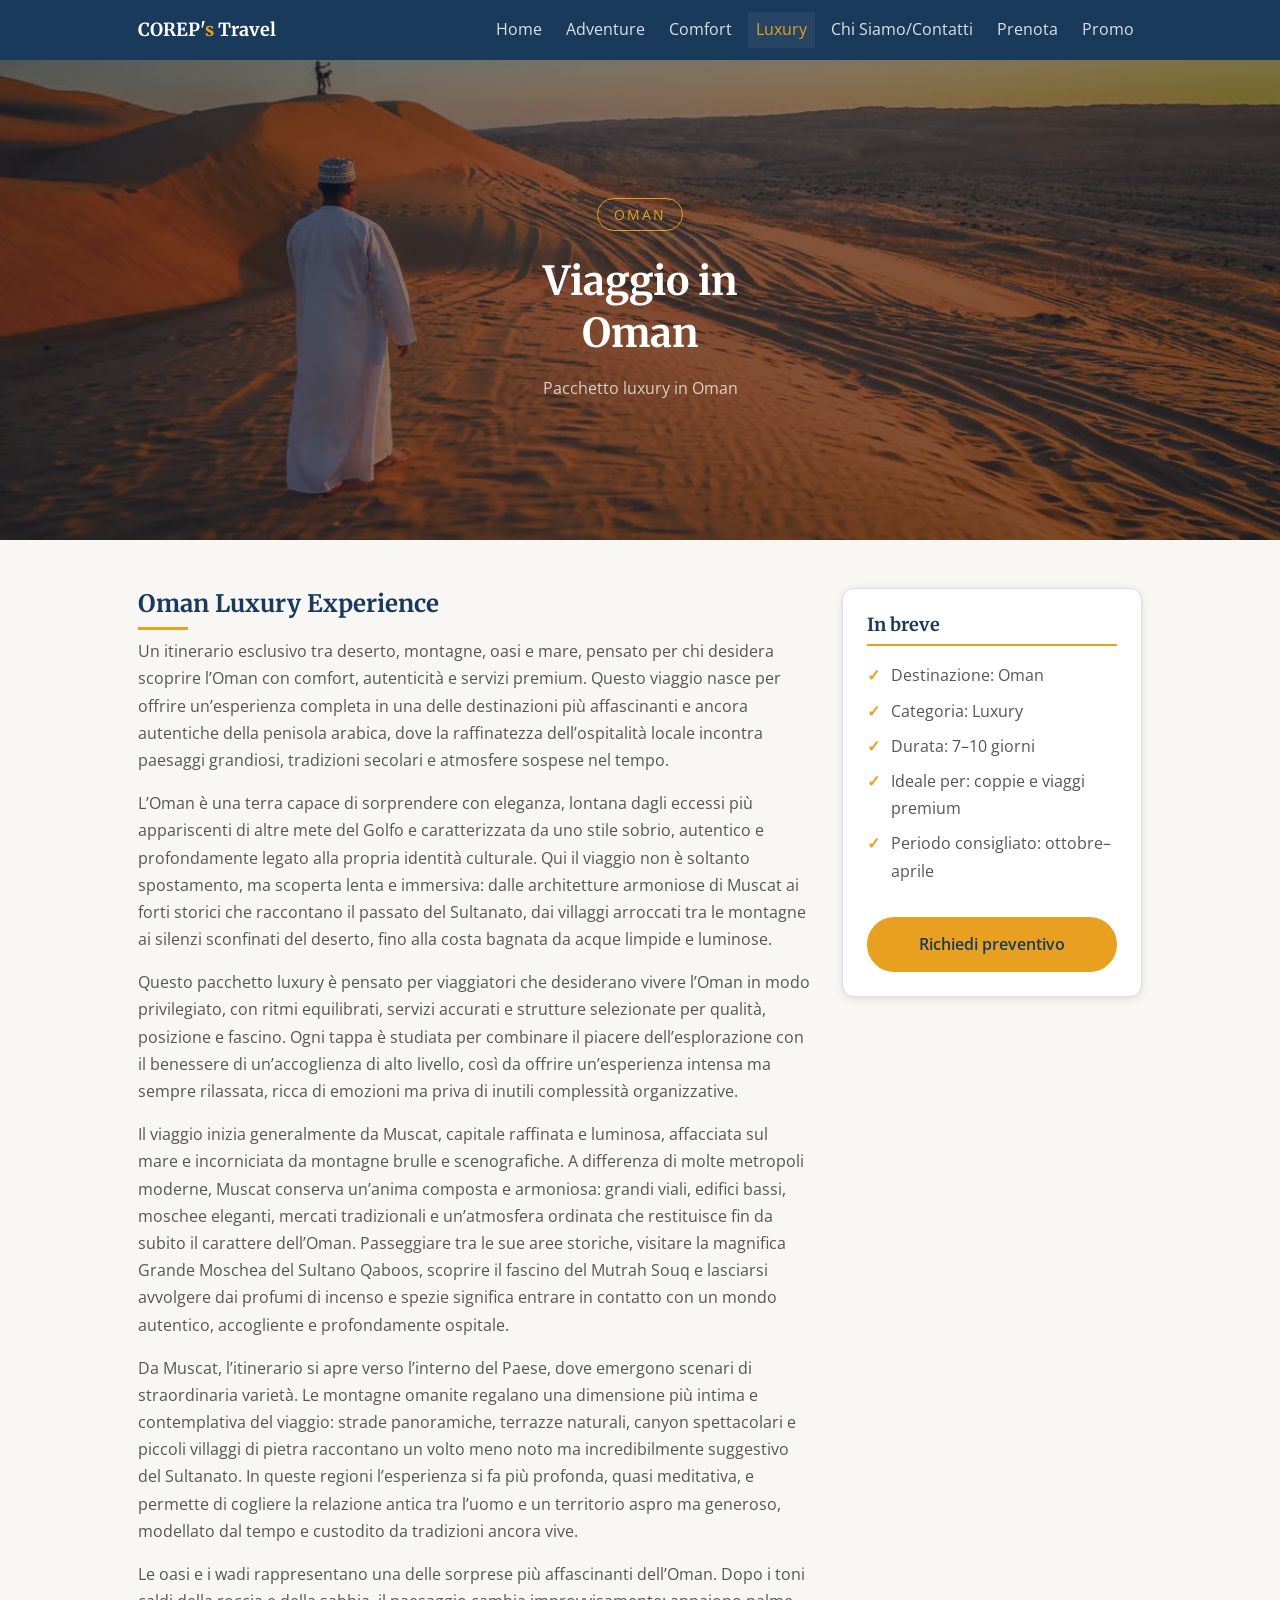
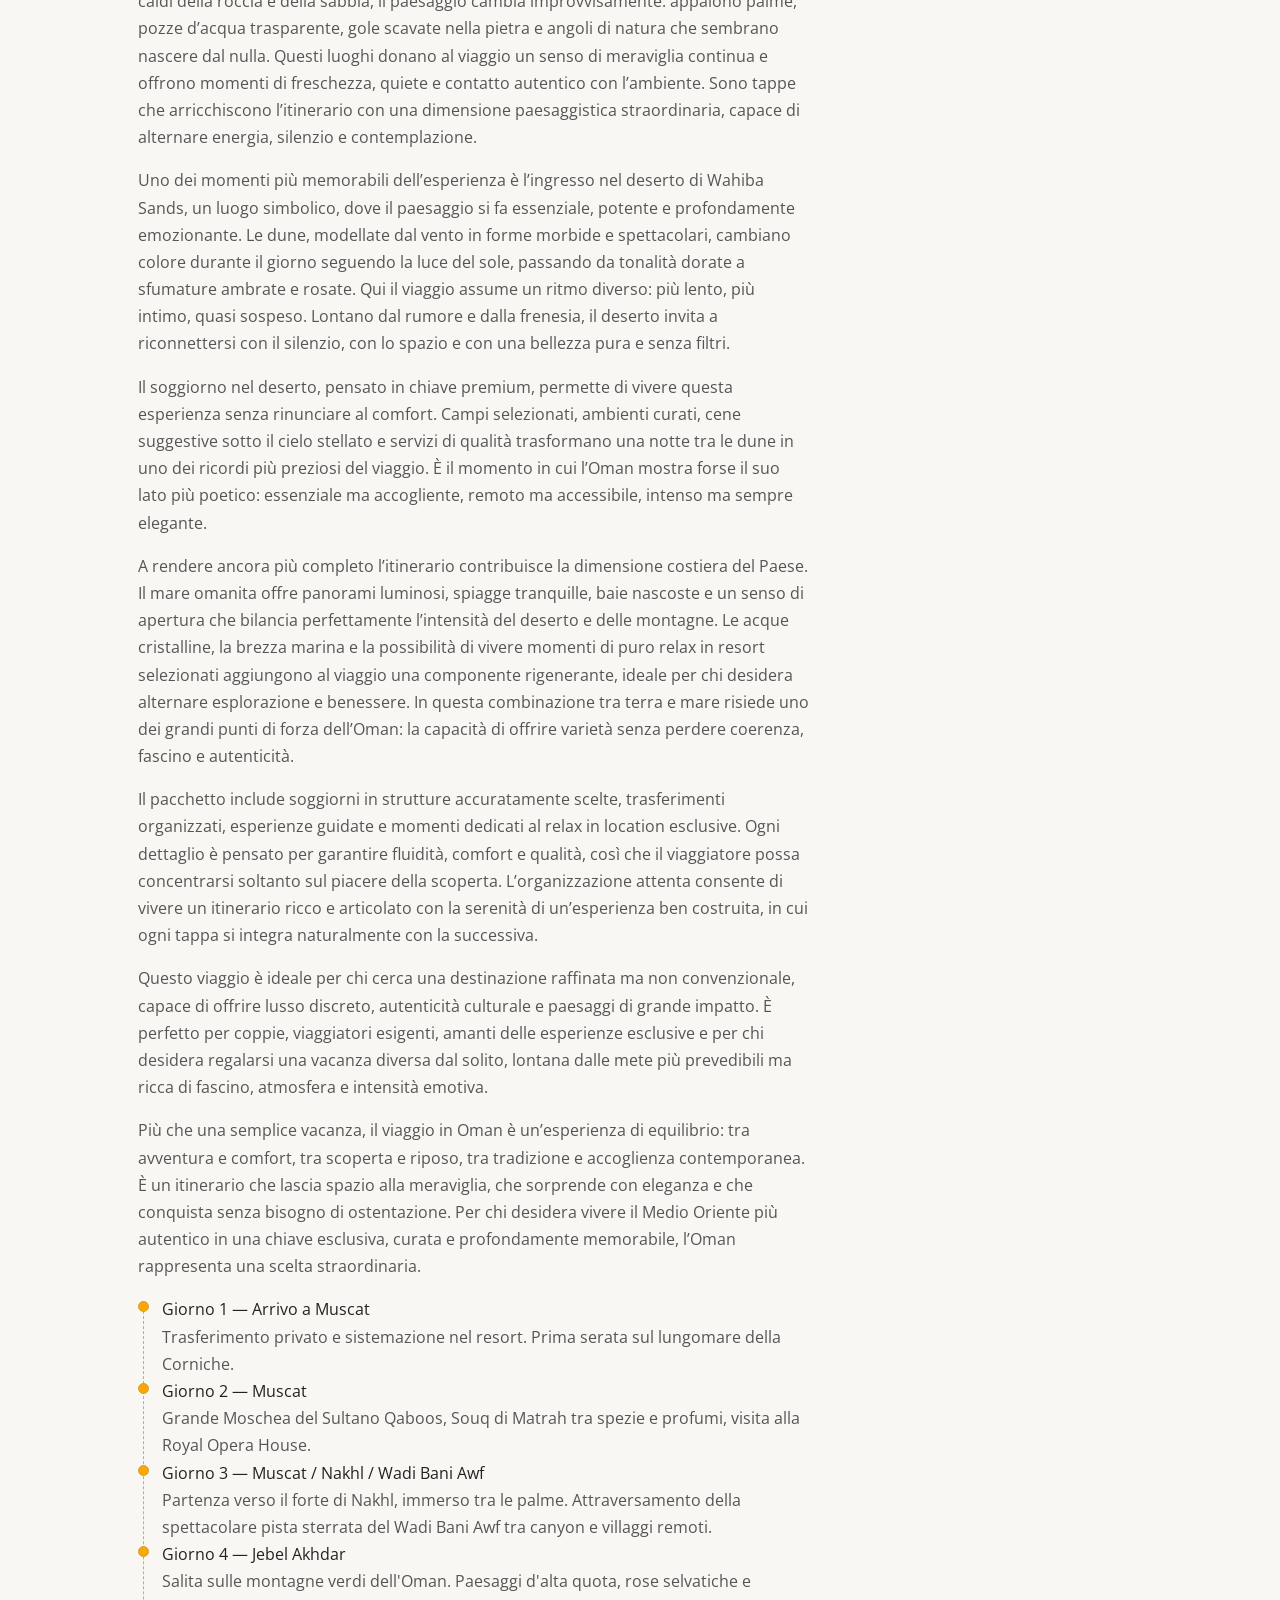
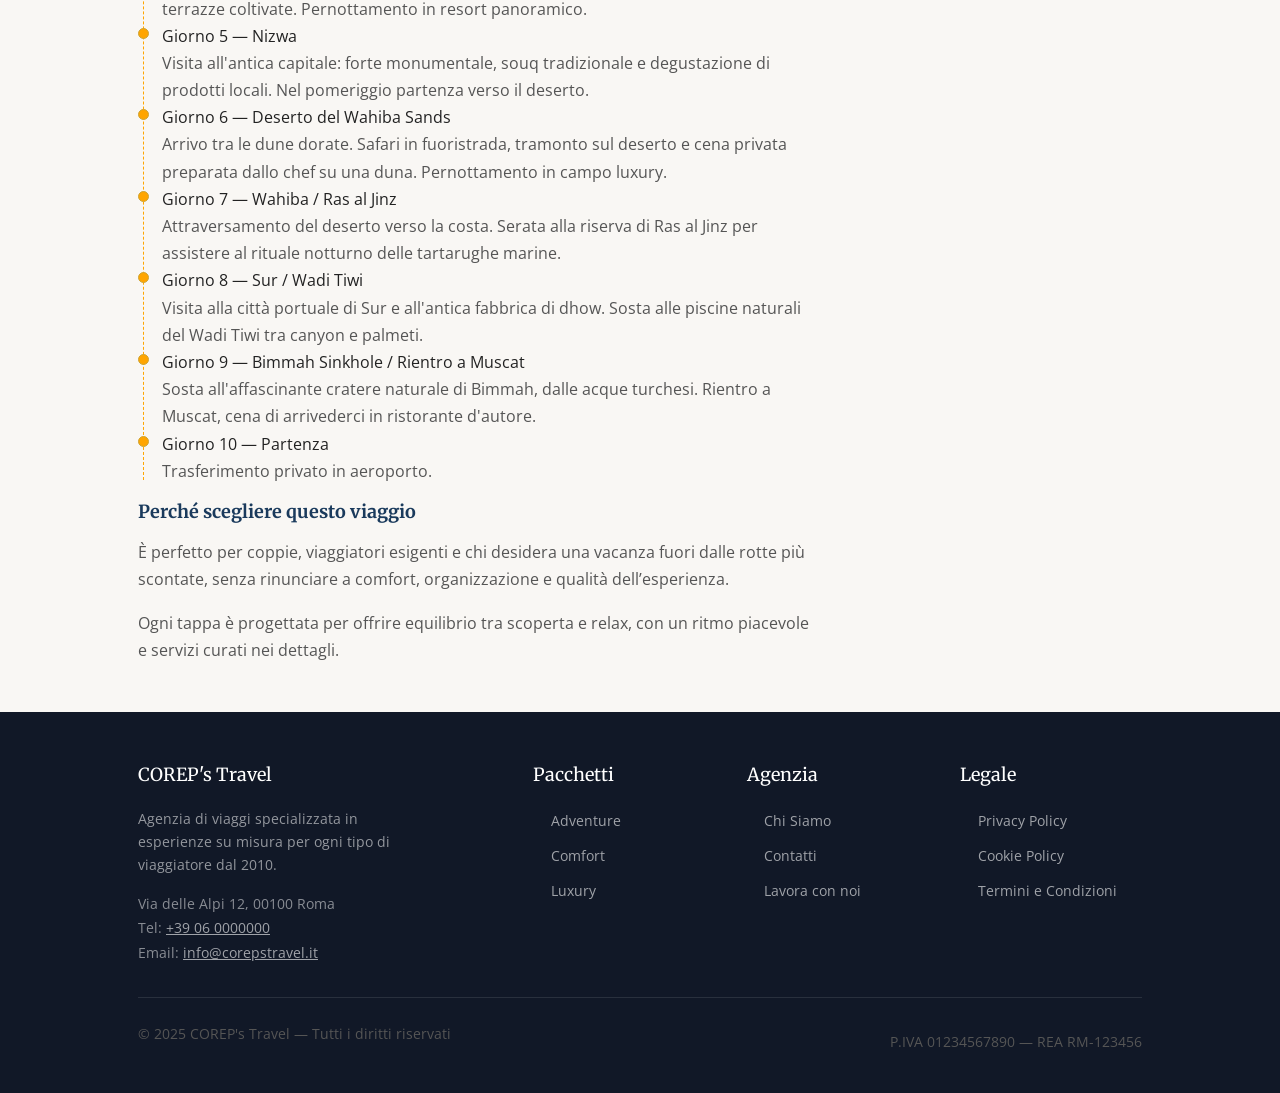
<file: Breglia_Martinetti_Morandini/luxury.html>
<!DOCTYPE html>
<html lang="it">

<head>
    <meta charset="UTF-8">
    <meta name="viewport" content="width=device-width, initial-scale=1.0">
    <meta name="description" content="COREP's Travel — Pacchetto Luxury">
    <title>COREP's Travel — Pacchetto Luxury</title>

    <link rel="stylesheet" href="base.css">
    <link rel="stylesheet" href="pacchetti.css">
</head>

<body>

    <!-- ===== NAVBAR ===== -->
    <header class="navbar" >
        <div class="navbar__interno">

            <a href="index.html" class="navbar__logo">
                COREP'<span>s</span> Travel
            </a>

            <!-- Menu di navigazione -->
            <nav id="menu-principale" class="navbar__menu" aria-label="Navigazione principale">
                <a href="index.html" class="navbar__link">Home</a>
                <a href="adventure.html" class="navbar__link">Adventure</a>
                <a href="comfort.html" class="navbar__link">Comfort</a>
                <a href="luxury.html" class="navbar__link attivo">Luxury</a>
                <a href="about.html"      class="navbar__link">Chi Siamo/Contatti</a>
                <a href="prenotazione.html" class="navbar__link">Prenota</a>
               <a href="promo.html"       class="navbar__link">Promo</a>
            </nav>

            <!-- Hamburger mobile -->
            <button class="navbar__hamburger" id="hamburger" aria-label="Apri o chiudi il menu" aria-expanded="false"
                aria-controls="menu-principale">
                <span></span>
                <span></span>
                <span></span>
            </button>

        </div>
    </header>

    <main>
        <section class="hero background-hero" style="background-image: url('media/assets/bg_oman.jpeg'); "
            aria-label="Intestazione principale">
            <div class="hero__contenuto">
                <span class="hero__etichetta">Oman</span>
                <h1 class="hero__titolo">Viaggio in<br>Oman</h1>
                <p class="hero__sottotitolo">
                    Pacchetto luxury in Oman
                </p>
            </div>
        </section>

        <section class="sezione" aria-label="Titolo viaggio">
            <div class="contenitore">
                <div class="layout-due-colonne-no-center">
                    <article class="layout-due-colonne__testo dettaglio-viaggio__contenuto">
                        <h2 id="titolo-viaggio-luxury" class="titolo-sezione">Oman Luxury Experience</h2>
                        <p>
                            Un itinerario esclusivo tra deserto, montagne, oasi e mare, pensato per chi desidera
                            scoprire l’Oman con comfort, autenticità e servizi premium. Questo viaggio nasce per offrire
                            un’esperienza completa in una delle destinazioni più affascinanti e ancora autentiche della
                            penisola arabica, dove la raffinatezza dell’ospitalità locale incontra paesaggi grandiosi,
                            tradizioni secolari e atmosfere sospese nel tempo.
                        </p>

                        <p>
                            L’Oman è una terra capace di sorprendere con eleganza, lontana dagli eccessi più
                            appariscenti di altre mete del Golfo e caratterizzata da uno stile sobrio, autentico e
                            profondamente legato alla propria identità culturale. Qui il viaggio non è soltanto
                            spostamento, ma scoperta lenta e immersiva: dalle architetture armoniose di Muscat ai forti
                            storici che raccontano il passato del Sultanato, dai villaggi arroccati tra le montagne ai
                            silenzi sconfinati del deserto, fino alla costa bagnata da acque limpide e luminose.
                        </p>

                        <p>
                            Questo pacchetto luxury è pensato per viaggiatori che desiderano vivere l’Oman in modo
                            privilegiato, con ritmi equilibrati, servizi accurati e strutture selezionate per qualità,
                            posizione e fascino. Ogni tappa è studiata per combinare il piacere dell’esplorazione con il
                            benessere di un’accoglienza di alto livello, così da offrire un’esperienza intensa ma sempre
                            rilassata, ricca di emozioni ma priva di inutili complessità organizzative.
                        </p>

                        <p>
                            Il viaggio inizia generalmente da Muscat, capitale raffinata e luminosa, affacciata sul mare
                            e incorniciata da montagne brulle e scenografiche. A differenza di molte metropoli moderne,
                            Muscat conserva un’anima composta e armoniosa: grandi viali, edifici bassi, moschee
                            eleganti, mercati tradizionali e un’atmosfera ordinata che restituisce fin da subito il
                            carattere dell’Oman. Passeggiare tra le sue aree storiche, visitare la magnifica Grande
                            Moschea del Sultano Qaboos, scoprire il fascino del Mutrah Souq e lasciarsi avvolgere dai
                            profumi di incenso e spezie significa entrare in contatto con un mondo autentico,
                            accogliente e profondamente ospitale.
                        </p>

                        <p>
                            Da Muscat, l’itinerario si apre verso l’interno del Paese, dove emergono scenari di
                            straordinaria varietà. Le montagne omanite regalano una dimensione più intima e
                            contemplativa del viaggio: strade panoramiche, terrazze naturali, canyon spettacolari e
                            piccoli villaggi di pietra raccontano un volto meno noto ma incredibilmente suggestivo del
                            Sultanato. In queste regioni l’esperienza si fa più profonda, quasi meditativa, e permette
                            di cogliere la relazione antica tra l’uomo e un territorio aspro ma generoso, modellato dal
                            tempo e custodito da tradizioni ancora vive.
                        </p>

                        <p>
                            Le oasi e i wadi rappresentano una delle sorprese più affascinanti dell’Oman. Dopo i toni
                            caldi della roccia e della sabbia, il paesaggio cambia improvvisamente: appaiono palme,
                            pozze d’acqua trasparente, gole scavate nella pietra e angoli di natura che sembrano nascere
                            dal nulla. Questi luoghi donano al viaggio un senso di meraviglia continua e offrono momenti
                            di freschezza, quiete e contatto autentico con l’ambiente. Sono tappe che arricchiscono
                            l’itinerario con una dimensione paesaggistica straordinaria, capace di alternare energia,
                            silenzio e contemplazione.
                        </p>

                        <p>
                            Uno dei momenti più memorabili dell’esperienza è l’ingresso nel deserto di Wahiba Sands, un
                            luogo simbolico, dove il paesaggio si fa essenziale, potente e profondamente emozionante. Le
                            dune, modellate dal vento in forme morbide e spettacolari, cambiano colore durante il giorno
                            seguendo la luce del sole, passando da tonalità dorate a sfumature ambrate e rosate. Qui il
                            viaggio assume un ritmo diverso: più lento, più intimo, quasi sospeso. Lontano dal rumore e
                            dalla frenesia, il deserto invita a riconnettersi con il silenzio, con lo spazio e con una
                            bellezza pura e senza filtri.
                        </p>

                        <p>
                            Il soggiorno nel deserto, pensato in chiave premium, permette di vivere questa esperienza
                            senza rinunciare al comfort. Campi selezionati, ambienti curati, cene suggestive sotto il
                            cielo stellato e servizi di qualità trasformano una notte tra le dune in uno dei ricordi più
                            preziosi del viaggio. È il momento in cui l’Oman mostra forse il suo lato più poetico:
                            essenziale ma accogliente, remoto ma accessibile, intenso ma sempre elegante.
                        </p>

                        <p>
                            A rendere ancora più completo l’itinerario contribuisce la dimensione costiera del Paese. Il
                            mare omanita offre panorami luminosi, spiagge tranquille, baie nascoste e un senso di
                            apertura che bilancia perfettamente l’intensità del deserto e delle montagne. Le acque
                            cristalline, la brezza marina e la possibilità di vivere momenti di puro relax in resort
                            selezionati aggiungono al viaggio una componente rigenerante, ideale per chi desidera
                            alternare esplorazione e benessere. In questa combinazione tra terra e mare risiede uno dei
                            grandi punti di forza dell’Oman: la capacità di offrire varietà senza perdere coerenza,
                            fascino e autenticità.
                        </p>

                        <p>
                            Il pacchetto include soggiorni in strutture accuratamente scelte, trasferimenti organizzati,
                            esperienze guidate e momenti dedicati al relax in location esclusive. Ogni dettaglio è
                            pensato per garantire fluidità, comfort e qualità, così che il viaggiatore possa
                            concentrarsi soltanto sul piacere della scoperta. L’organizzazione attenta consente di
                            vivere un itinerario ricco e articolato con la serenità di un’esperienza ben costruita, in
                            cui ogni tappa si integra naturalmente con la successiva.
                        </p>

                        <p>
                            Questo viaggio è ideale per chi cerca una destinazione raffinata ma non convenzionale,
                            capace di offrire lusso discreto, autenticità culturale e paesaggi di grande impatto. È
                            perfetto per coppie, viaggiatori esigenti, amanti delle esperienze esclusive e per chi
                            desidera regalarsi una vacanza diversa dal solito, lontana dalle mete più prevedibili ma
                            ricca di fascino, atmosfera e intensità emotiva.
                        </p>

                        <p>
                            Più che una semplice vacanza, il viaggio in Oman è un’esperienza di equilibrio: tra
                            avventura e comfort, tra scoperta e riposo, tra tradizione e accoglienza contemporanea. È un
                            itinerario che lascia spazio alla meraviglia, che sorprende con eleganza e che conquista
                            senza bisogno di ostentazione. Per chi desidera vivere il Medio Oriente più autentico in una
                            chiave esclusiva, curata e profondamente memorabile, l’Oman rappresenta una scelta
                            straordinaria.
                        </p>

                        <ul class="lista-itinerario">
                            <li class="elemento-itinerario">
                                Giorno 1 — Arrivo a Muscat
                                <p>Trasferimento privato e sistemazione nel resort. Prima serata sul lungomare della
                                    Corniche.</p>
                            </li>
                            <li class="elemento-itinerario">
                                Giorno 2 — Muscat
                                <p>Grande Moschea del Sultano Qaboos, Souq di Matrah tra spezie e profumi, visita alla
                                    Royal Opera House.</p>
                            </li>
                            <li class="elemento-itinerario">
                                Giorno 3 — Muscat / Nakhl / Wadi Bani Awf
                                <p>Partenza verso il forte di Nakhl, immerso tra le palme. Attraversamento della
                                    spettacolare pista sterrata del Wadi Bani Awf tra canyon e villaggi remoti.</p>
                            </li>
                            <li class="elemento-itinerario">
                                Giorno 4 — Jebel Akhdar
                                <p>Salita sulle montagne verdi dell'Oman. Paesaggi d'alta quota, rose selvatiche e terrazze coltivate. Pernottamento in resort panoramico.</p>
                            </li>
                            <li class="elemento-itinerario">
                                Giorno 5 — Nizwa
                                <p>Visita all'antica capitale: forte monumentale, souq tradizionale e degustazione di prodotti locali. Nel pomeriggio partenza verso il deserto.</p>
                            </li>
                            <li class="elemento-itinerario">
                                Giorno 6 — Deserto del Wahiba Sands
                                <p>Arrivo tra le dune dorate. Safari in fuoristrada, tramonto sul deserto e cena privata preparata dallo chef su una duna. Pernottamento in campo luxury.</p>
                            </li>
                            <li class="elemento-itinerario">
                                Giorno 7 — Wahiba / Ras al Jinz
                                <p>Attraversamento del deserto verso la costa. Serata alla riserva di Ras al Jinz per assistere al rituale notturno delle tartarughe marine.</p>
                            </li>
                            <li class="elemento-itinerario">
                                Giorno 8 — Sur / Wadi Tiwi
                                <p>Visita alla città portuale di Sur e all'antica fabbrica di dhow. Sosta alle piscine naturali del Wadi Tiwi tra canyon e palmeti.</p>
                            </li>
                            <li class="elemento-itinerario">
                                Giorno 9 — Bimmah Sinkhole / Rientro a Muscat
                                <p>Sosta all'affascinante cratere naturale di Bimmah, dalle acque turchesi. Rientro a Muscat, cena di arrivederci in ristorante d'autore.</p>
                            </li>
                            <li class="elemento-itinerario">
                                Giorno 10 — Partenza
                                <p>Trasferimento privato in aeroporto.</p>
                            </li>
                        </ul>

                        <h3>Perché scegliere questo viaggio</h3>
                        <p>
                            È perfetto per coppie, viaggiatori esigenti e chi desidera una vacanza fuori dalle rotte più
                            scontate, senza rinunciare a comfort, organizzazione e qualità dell’esperienza.
                        </p>

                        <p>
                            Ogni tappa è progettata per offrire equilibrio tra scoperta e relax, con un ritmo piacevole
                            e servizi curati nei dettagli.
                        </p>
                    </article>

                    <aside class="layout-due-colonne__immagine dettaglio-viaggio__sidebar">
                        <div class="box-info">
                            <h3 class="box-info__titolo">In breve</h3>

                            <ul class="lista-spunta">
                                <li>Destinazione: Oman</li>
                                <li>Categoria: Luxury</li>
                                <li>Durata: 7–10 giorni</li>
                                <li>Ideale per: coppie e viaggi premium</li>
                                <li>Periodo consigliato: ottobre–aprile</li>
                            </ul>

                            <a href="prenotazione.html" class="bottone bottone--primario">Richiedi preventivo</a>
                        </div>
                    </aside>
                </div>
            </div>
        </section>


        <script>    
        const hamburger = document.getElementById('hamburger');
        const menu = document.getElementById('menu-principale');
        hamburger.addEventListener('click', function () {
            const aperto = menu.classList.toggle('aperto');
            hamburger.classList.toggle('aperto', aperto);
            hamburger.setAttribute('aria-expanded', aperto);
        });
        </script>
    </main>

        <!-- ===== FOOTER ===== -->
        <footer class="footer" aria-label="Informazioni di contatto e link utili">
            <div class="contenitore">

                <div class="footer__griglia">

                    <!-- Info agenzia -->
                    <div>
                        <p class="footer__titolo">COREP's Travel</p>
                        <p
                            style="font-size: var(--fs-piccolo); color: rgba(255,255,255,0.55); margin-bottom: var(--spazio-m); max-width: 260px;">
                            Agenzia di viaggi specializzata in esperienze su misura
                            per ogni tipo di viaggiatore dal 2010.
                        </p>
                        <address
                            style="font-style: normal; font-size: var(--fs-piccolo); color: rgba(255,255,255,0.5); line-height: 1.8;">
                            Via delle Alpi 12, 00100 Roma<br>
                            Tel: <a href="tel:+390600000000" class="link" style="color: rgba(255,255,255,0.6);">+39 06
                                0000000</a><br>
                            Email: <a href="mailto:info@corepstravel.it" class="link"
                                style="color: rgba(255,255,255,0.6);">info@corepstravel.it</a>
                        </address>
                    </div>

                    <!-- Pacchetti -->
                    <nav aria-label="Link pacchetti">
                        <p class="footer__titolo">Pacchetti</p>
                        <ul class="footer__lista">
                            <li><a href="adventure.html">Adventure</a></li>
                            <li><a href="comfort.html">Comfort</a></li>
                            <li><a href="luxury.html">Luxury</a></li>
                        </ul>
                    </nav>

                    <!-- Agenzia -->
                    <nav aria-label="Link agenzia">
                        <p class="footer__titolo">Agenzia</p>
                        <ul class="footer__lista">
                            <li><a href="about.html">Chi Siamo</a></li>
                            <li><a href="contatti.html">Contatti</a></li>
                            <li><a href="contatti.html">Lavora con noi</a></li>
                        </ul>
                    </nav>

                    <!-- Legale -->
                    <nav aria-label="Link legali">
                        <p class="footer__titolo">Legale</p>
                        <ul class="footer__lista">
                            <li><a href="#">Privacy Policy</a></li>
                            <li><a href="#">Cookie Policy</a></li>
                            <li><a href="#">Termini e Condizioni</a></li>
                        </ul>
                    </nav>

                </div>

                <div class="footer__basso">
                    <p>&copy; 2025 COREP's Travel — Tutti i diritti riservati</p>
                    <p>P.IVA 01234567890 — REA RM-123456</p>
                </div>

            </div>
        </footer>
</body>

</html>
</file>
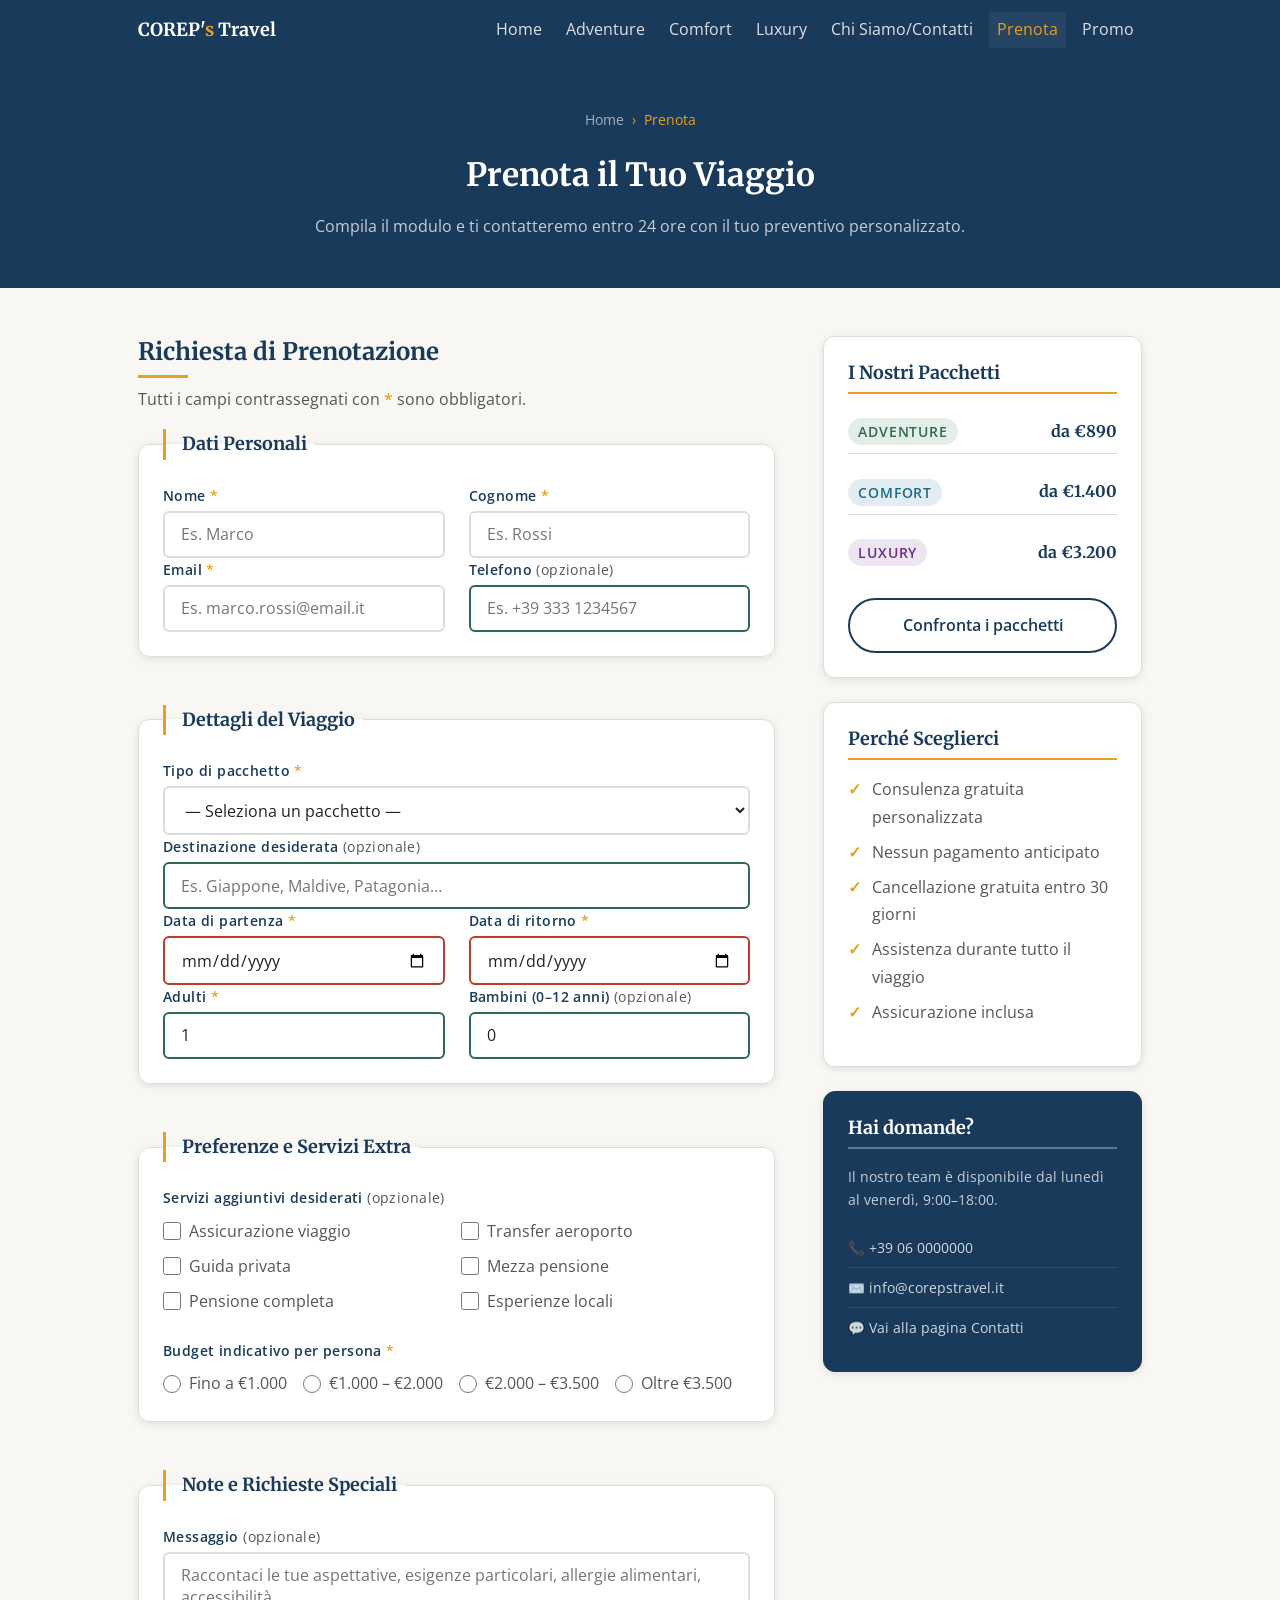
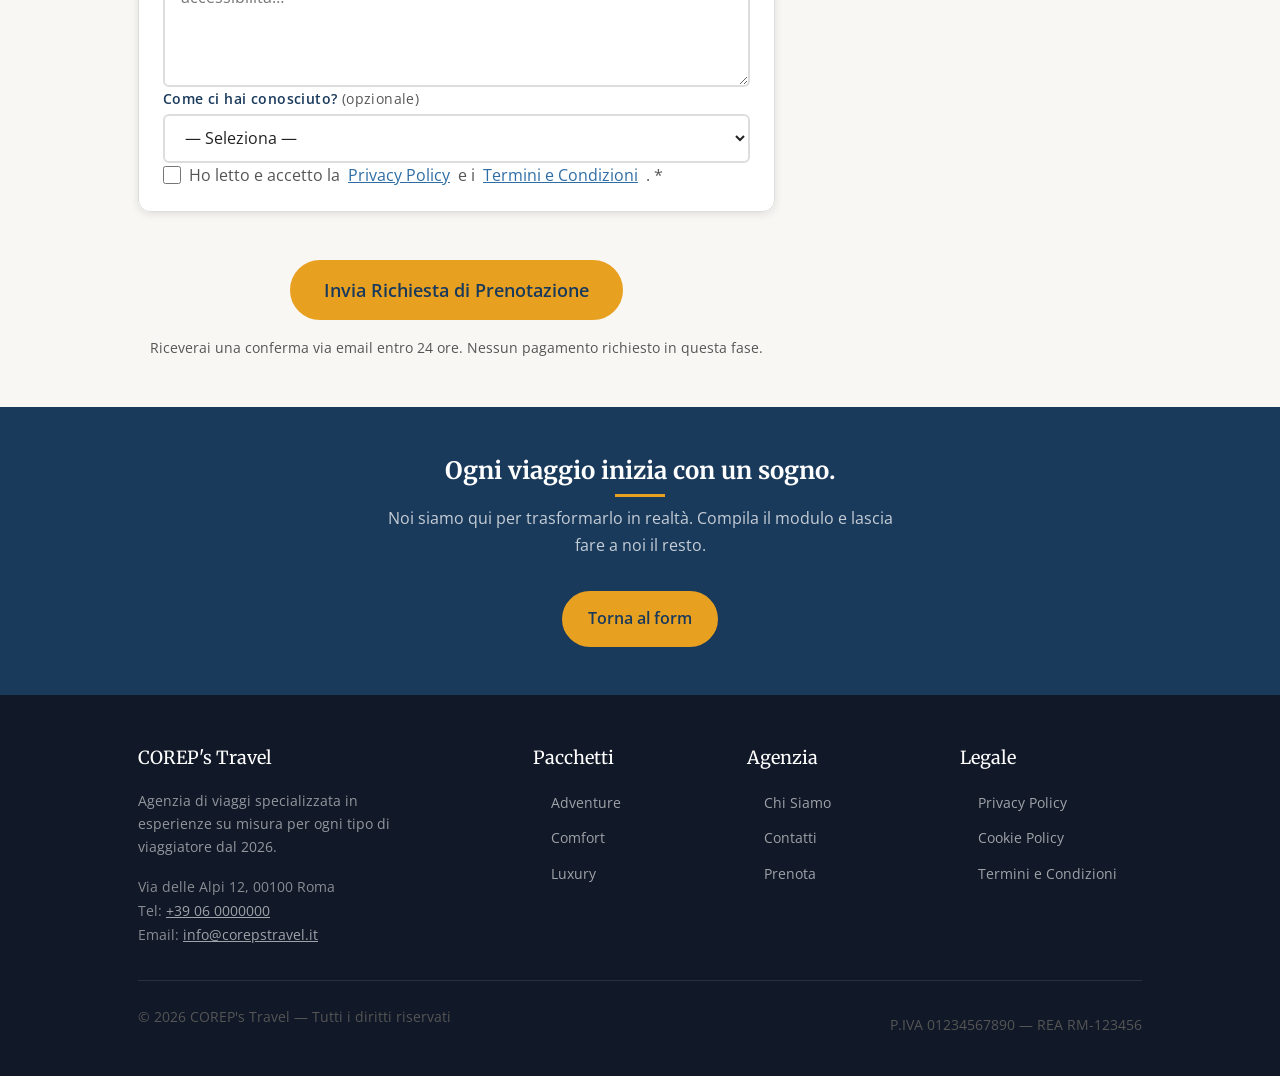
<file: Breglia_Martinetti_Morandini/prenotazione.html>
<!DOCTYPE html>
<html lang="it">
<head>
  <meta charset="UTF-8">
  <meta name="viewport" content="width=device-width, initial-scale=1.0">
  <meta name="description" content="COREP's Travel — Prenota il tuo viaggio su misura.">
  <title>Prenotazione — COREP's Travel</title>

  <!-- Stesso foglio di stile condiviso del progetto -->
  <link rel="stylesheet" href="base.css">
  <link rel="stylesheet" href="prenotazione.css">

</head>
<body>

  <!-- ===== NAVBAR (identica alle altre pagine) ===== -->
  <header class="navbar">
    <div class="navbar__interno">

      <a href="index.html" class="navbar__logo">
        COREP'<span>s</span> Travel
      </a>

      <nav id="menu-principale" class="navbar__menu" aria-label="Navigazione principale">
        <a href="index.html"        class="navbar__link">Home</a>
        <a href="adventure.html"    class="navbar__link">Adventure</a>
        <a href="comfort.html"      class="navbar__link">Comfort</a>
        <a href="luxury.html"       class="navbar__link">Luxury</a>
        <a href="about.html"        class="navbar__link">Chi Siamo/Contatti</a>
        <a href="prenotazione.html" class="navbar__link attivo">Prenota</a>
        <a href="promo.html"       class="navbar__link">Promo</a>
        
      </nav>

      <button
        class="navbar__hamburger"
        id="hamburger"
        aria-label="Apri o chiudi il menu"
        aria-expanded="false"
        aria-controls="menu-principale"
      >
        <span></span>
        <span></span>
        <span></span>
      </button>

    </div>
  </header>


  <!-- ===== CONTENUTO PRINCIPALE ===== -->
  <main>

    <!-- PAGE HEADER -->
    <section class="page-header" aria-label="Intestazione pagina prenotazione">
      <div class="breadcrumb" role="navigation" aria-label="Percorso di navigazione">
        <a href="index.html">Home</a>
        <span aria-hidden="true">›</span>
        <span>Prenota</span>
      </div>
      <h1 class="page-header__titolo">Prenota il Tuo Viaggio</h1>
      <p class="page-header__sottotitolo">
        Compila il modulo e ti contatteremo entro 24 ore con il tuo preventivo personalizzato.
      </p>
    </section>


    <!-- SEZIONE FORM + SIDEBAR -->
    <section class="sezione" aria-labelledby="titolo-form">
      <div class="contenitore">

        <div class="prenotazione__layout">

          <!-- ===== FORM ===== -->
          <div class="prenotazione__form-wrap">

            <h2 id="titolo-form" class="titolo-sezione">Richiesta di Prenotazione</h2>
            <p>Tutti i campi contrassegnati con <strong style="color: var(--colore-accento);">*</strong> sono obbligatori.</p>

            <!--
              NOTA: action="#" è un segnaposto.
              In un progetto reale si mette l'URL del server che riceve i dati.
            -->
            <form
              class="form prenotazione__form"
              id="form-prenotazione"
              action="#"
              method="post"
              novalidate
              aria-label="Modulo di prenotazione viaggio"
            >

              <!-- ── 1. DATI PERSONALI ── -->
              <fieldset class="form__fieldset">
                <legend class="form__legend">Dati Personali</legend>

                <!-- Nome / Cognome -->
                <div class="form__riga">
                  <div class="form__gruppo">
                    <label class="form__etichetta" for="nome">Nome</label>
                    <input
                      class="form__input"
                      type="text"
                      id="nome"
                      name="nome"
                      placeholder="Es. Marco"
                      autocomplete="given-name"
                      required
                      minlength="2"
                    >
                  </div>

                  <div class="form__gruppo">
                    <label class="form__etichetta" for="cognome">Cognome</label>
                    <input
                      class="form__input"
                      type="text"
                      id="cognome"
                      name="cognome"
                      placeholder="Es. Rossi"
                      autocomplete="family-name"
                      required
                      minlength="2"
                    >
                  </div>
                </div>

                <!-- Email / Telefono -->
                <div class="form__riga">
                  <div class="form__gruppo">
                    <label class="form__etichetta" for="email">Email</label>
                    <input
                      class="form__input"
                      type="email"
                      id="email"
                      name="email"
                      placeholder="Es. marco.rossi@email.it"
                      autocomplete="email"
                      required
                    >
                  </div>

                  <div class="form__gruppo">
                    <label class="form__etichetta form__etichetta--opzionale" for="telefono">Telefono</label>
                    <input
                      class="form__input"
                      type="tel"
                      id="telefono"
                      name="telefono"
                      placeholder="Es. +39 333 1234567"
                      autocomplete="tel"
                    >
                  </div>
                </div>

              </fieldset>


              <!-- ── 2. DETTAGLI DEL VIAGGIO ── -->
              <fieldset class="form__fieldset">
                <legend class="form__legend">Dettagli del Viaggio</legend>

                <!-- Pacchetto -->
                <div class="form__gruppo">
                  <label class="form__etichetta" for="pacchetto">Tipo di pacchetto</label>
                  <select class="form__select" id="pacchetto" name="pacchetto" required>
                    <option value="" disabled selected>— Seleziona un pacchetto —</option>
                    <option value="adventure">🏔️  Adventure — da €890 / persona</option>
                    <option value="comfort">🏨  Comfort — da €1.400 / persona</option>
                    <option value="luxury">✨  Luxury — da €3.200 / persona</option>
                    <option value="personalizzato">🗺️  Pacchetto personalizzato</option>
                          <optgroup label="🔥 Offerte Speciali (sconto limitato)">
                      <option value="promo-giappone">🗾  Giappone — €1.800 (-25%) ·<time datetime="2027-09-15">15 Settembre 2027</time></option>
                      <option value="promo-maldive">🏝️  Maldive — €2.240 (-30%) ·<time datetime="2027-07-05">5 Luglio 2027</time></option>
                      <option value="promo-marocco">🕌  Marocco — €880 (-20%) ·<time datetime="2027-02-20">20 Febbraio 2027</time></option>
                      <option value="promo-norvegia">🌌  Norvegia — €1.530 (-15%) · <time datetime="2026-05-31">31 Maggio 2026</time></option>
                    </optgroup>
                  </select>
                  <!-- Box promozione -->
                  <div class="promo-info" id="promo-info" hidden>
                    <p class="promo-info-titolo">🔥 Offerta selezionata</p>
                    <p class="promo-info-testo" id="promo-info-testo"></p>
                    <a href="promozioni.html" class="link promo-info-link">Vedi tutti i dettagli dell'offerta →</a>
                  </div>
                </div>

                <!-- Destinazione -->
                <div class="form__gruppo">
                  <label class="form__etichetta form__etichetta--opzionale" for="destinazione">Destinazione desiderata</label>
                  <input
                    class="form__input"
                    type="text"
                    id="destinazione"
                    name="destinazione"
                    placeholder="Es. Giappone, Maldive, Patagonia…"
                  >
                </div>

                <!-- Date -->
                <div class="form__riga">
                  <div class="form__gruppo">
                    <label class="form__etichetta" for="data-partenza">Data di partenza</label>
                    <input
                      class="form__input"
                      type="date"
                      id="data-partenza"
                      name="data_partenza"
                      required
                    >
                  </div>

                  <div class="form__gruppo">
                    <label class="form__etichetta" for="data-ritorno">Data di ritorno</label>
                    <input
                      class="form__input"
                      type="date"
                      id="data-ritorno"
                      name="data_ritorno"
                      required
                    >
                  </div>
                </div>

                <!-- Numero di viaggiatori -->
                <div class="form__riga">
                  <div class="form__gruppo">
                    <label class="form__etichetta" for="adulti">Adulti</label>
                    <input
                      class="form__input"
                      type="number"
                      id="adulti"
                      name="adulti"
                      min="1"
                      max="20"
                      value="1"
                      required
                    >
                  </div>

                  <div class="form__gruppo">
                    <label class="form__etichetta form__etichetta--opzionale" for="bambini">Bambini (0–12 anni)</label>
                    <input
                      class="form__input"
                      type="number"
                      id="bambini"
                      name="bambini"
                      min="0"
                      max="10"
                      value="0"
                    >
                  </div>
                </div>

              </fieldset>


              <!-- ── 3. PREFERENZE ── -->
              <fieldset class="form__fieldset">
                <legend class="form__legend">Preferenze e Servizi Extra</legend>

                <!-- Checkbox servizi aggiuntivi -->
                <p class="form__etichetta form__etichetta--opzionale" style="margin-bottom: var(--spazio-s);">
                  Servizi aggiuntivi desiderati
                </p>

                <div class="form__checkbox-griglia">

                  <label class="form__check">
                    <input type="checkbox" name="servizi" value="assicurazione">
                    Assicurazione viaggio
                  </label>

                  <label class="form__check">
                    <input type="checkbox" name="servizi" value="transfer">
                    Transfer aeroporto
                  </label>

                  <label class="form__check">
                    <input type="checkbox" name="servizi" value="guida">
                    Guida privata
                  </label>

                  <label class="form__check">
                    <input type="checkbox" name="servizi" value="mezza-pensione">
                    Mezza pensione
                  </label>

                  <label class="form__check">
                    <input type="checkbox" name="servizi" value="pensione-completa">
                    Pensione completa
                  </label>

                  <label class="form__check">
                    <input type="checkbox" name="servizi" value="esperienze">
                    Esperienze locali
                  </label>

                </div>

                <!-- Budget indicativo (radio) -->
                <p class="form__etichetta" style="margin-top: var(--spazio-l); margin-bottom: var(--spazio-s);">
                  Budget indicativo per persona
                </p>

                <div class="form__radio-gruppo" role="radiogroup" aria-label="Budget per persona">

                  <label class="form__check">
                    <input type="radio" name="budget" value="sotto-1000" required>
                    Fino a €1.000
                  </label>

                  <label class="form__check">
                    <input type="radio" name="budget" value="1000-2000">
                    €1.000 – €2.000
                  </label>

                  <label class="form__check">
                    <input type="radio" name="budget" value="2000-3500">
                    €2.000 – €3.500
                  </label>

                  <label class="form__check">
                    <input type="radio" name="budget" value="oltre-3500">
                    Oltre €3.500
                  </label>

                </div>

              </fieldset>


              <!-- ── 4. MESSAGGIO ── -->
              <fieldset class="form__fieldset">
                <legend class="form__legend">Note e Richieste Speciali</legend>

                <div class="form__gruppo">
                  <label class="form__etichetta form__etichetta--opzionale" for="messaggio">
                    Messaggio
                  </label>
                  <textarea
                    class="form__textarea"
                    id="messaggio"
                    name="messaggio"
                    placeholder="Raccontaci le tue aspettative, esigenze particolari, allergie alimentari, accessibilità…"
                    rows="5"
                  ></textarea>
                </div>

                <!-- Come ci hai conosciuto -->
                <div class="form__gruppo">
                  <label class="form__etichetta form__etichetta--opzionale" for="fonte">Come ci hai conosciuto?</label>
                  <select class="form__select" id="fonte" name="fonte">
                    <option value="" disabled selected>— Seleziona —</option>
                    <option value="google">Ricerca Google</option>
                    <option value="social">Social media</option>
                    <option value="passaparola">Passaparola</option>
                    <option value="fiera">Fiera del turismo</option>
                    <option value="altro">Altro</option>
                  </select>
                </div>

                <!-- Privacy -->
                <div class="form__gruppo">
                  <label class="form__check form__check--privacy">
                    <input
                      type="checkbox"
                      name="privacy"
                      id="privacy"
                      required
                    >
                    Ho letto e accetto la
                    <a href="#" class="link">Privacy Policy</a>
                    e i
                    <a href="#" class="link">Termini e Condizioni</a>. *
                  </label>
                </div>

              </fieldset>


              <!-- ── SUBMIT ── -->
              <div class="prenotazione__submit">
                <button type="submit" class="bottone bottone--primario prenotazione__bottone-submit">
                  Invia Richiesta di Prenotazione
                </button>
                <p class="prenotazione__nota-submit">
                  Riceverai una conferma via email entro 24 ore. Nessun pagamento richiesto in questa fase.
                </p>
              </div>

            </form>

          </div><!-- /prenotazione__form-wrap -->


          <!-- ===== SIDEBAR INFO ===== -->
          <aside class="prenotazione__sidebar" aria-label="Informazioni utili">

            <!-- Riepilogo pacchetti -->
            <div class="sidebar__card">
              <h3 class="sidebar__titolo">I Nostri Pacchetti</h3>
              <ul class="sidebar__lista-pacchetti">

                <li class="sidebar__pacchetto">
                  <span class="badge badge--adventure">Adventure</span>
                  <span class="sidebar__prezzo">da €890</span>
                </li>

                <li class="sidebar__pacchetto">
                  <span class="badge badge--comfort">Comfort</span>
                  <span class="sidebar__prezzo">da €1.400</span>
                </li>

                <li class="sidebar__pacchetto">
                  <span class="badge badge--luxury">Luxury</span>
                  <span class="sidebar__prezzo">da €3.200</span>
                </li>

              </ul>
              <a href="index.html#pacchetti" class="bottone bottone--outline-scuro" style="width: 100%; text-align: center;">
                Confronta i pacchetti
              </a>
            </div>

            <!-- Perché sceglierci -->
            <div class="sidebar__card">
              <h3 class="sidebar__titolo">Perché Sceglierci</h3>
              <ul class="lista-spunta">
                <li>Consulenza gratuita personalizzata</li>
                <li>Nessun pagamento anticipato</li>
                <li>Cancellazione gratuita entro 30 giorni</li>
                <li>Assistenza durante tutto il viaggio</li>
                <li>Assicurazione inclusa</li>
              </ul>
            </div>

            <!-- Contatti rapidi -->
            <div class="sidebar__card sidebar__card--scura">
              <h3 class="sidebar__titolo sidebar__titolo--chiaro">Hai domande?</h3>
              <p style="color: rgba(255,255,255,0.75); font-size: var(--fs-piccolo); margin-bottom: var(--spazio-m);">
                Il nostro team è disponibile dal lunedì al venerdì, 9:00–18:00.
              </p>
              <address style="font-style: normal;">
                <a href="tel:+390600000000" class="sidebar__contatto-link">
                  📞 +39 06 0000000
                </a>
                <a href="mailto:info@corepstravel.it" class="sidebar__contatto-link">
                  ✉️ info@corepstravel.it
                </a>
                <a href="contatti.html" class="sidebar__contatto-link">
                  💬 Vai alla pagina Contatti
                </a>
              </address>
            </div>

          </aside><!-- /prenotazione__sidebar -->

        </div><!-- /prenotazione__layout -->

      </div><!-- /contenitore -->
    </section>


    <!-- CALL TO ACTION finale -->
    <section class="sezione sezione--scura" aria-label="Messaggio conclusivo">
      <div class="contenitore testo-centro">
        <h2 class="titolo-sezione">Ogni viaggio inizia con un sogno.</h2>
        <p style="color: rgba(255,255,255,0.75); max-width: 520px; margin: 0 auto var(--spazio-xl);">
          Noi siamo qui per trasformarlo in realtà. Compila il modulo
          e lascia fare a noi il resto.
        </p>
        <a href="#form-prenotazione" class="bottone bottone--primario">Torna al form</a>
      </div>
    </section>

  </main>


  <!-- ===== FOOTER (identico alle altre pagine) ===== -->
  <footer class="footer" aria-label="Informazioni di contatto e link utili">
    <div class="contenitore">

      <div class="footer__griglia">

        <div>
          <p class="footer__titolo">COREP's Travel</p>
          <p style="font-size: var(--fs-piccolo); color: rgba(255,255,255,0.55); margin-bottom: var(--spazio-m); max-width: 260px;">
            Agenzia di viaggi specializzata in esperienze su misura
            per ogni tipo di viaggiatore dal  <time datetime="2026">2026</time>.
          </p>
          <address style="font-style: normal; font-size: var(--fs-piccolo); color: rgba(255,255,255,0.5); line-height: 1.8;">
            Via delle Alpi 12, 00100 Roma<br>
            Tel: <a href="tel:+390600000000" class="link" style="color: rgba(255,255,255,0.6);">+39 06 0000000</a><br>
            Email: <a href="mailto:info@corepstravel.it" class="link" style="color: rgba(255,255,255,0.6);">info@corepstravel.it</a>
          </address>
        </div>

        <nav aria-label="Link pacchetti">
          <p class="footer__titolo">Pacchetti</p>
          <ul class="footer__lista">
            <li><a href="adventure.html">Adventure</a></li>
            <li><a href="comfort.html">Comfort</a></li>
            <li><a href="luxury.html">Luxury</a></li>
          </ul>
        </nav>

        <nav aria-label="Link agenzia">
          <p class="footer__titolo">Agenzia</p>
          <ul class="footer__lista">
            <li><a href="about.html">Chi Siamo</a></li>
            <li><a href="contatti.html">Contatti</a></li>
            <li><a href="prenotazione.html">Prenota</a></li>
          </ul>
        </nav>

        <nav aria-label="Link legali">
          <p class="footer__titolo">Legale</p>
          <ul class="footer__lista">
            <li><a href="#">Privacy Policy</a></li>
            <li><a href="#">Cookie Policy</a></li>
            <li><a href="#">Termini e Condizioni</a></li>
          </ul>
        </nav>

      </div>

      <div class="footer__basso">
        <p>&copy;  <time datetime="2026">2026</time> COREP's Travel — Tutti i diritti riservati</p>
        <p>P.IVA 01234567890 — REA RM-123456</p>
      </div>

    </div>
  </footer>


  <!-- Script hamburger (identico alle altre pagine) -->
  <script>
    const hamburger = document.getElementById('hamburger');
    const menu      = document.getElementById('menu-principale');

    hamburger.addEventListener('click', function () {
      const aperto = menu.classList.toggle('aperto');
      hamburger.classList.toggle('aperto', aperto);
      hamburger.setAttribute('aria-expanded', aperto);
    });

    /* Validazione minima lato client: data ritorno >= data partenza */
    const inputPartenza = document.getElementById('data-partenza');
    const inputRitorno  = document.getElementById('data-ritorno');

    inputPartenza.addEventListener('change', function () {
      inputRitorno.min = this.value;
      if (inputRitorno.value && inputRitorno.value < this.value) {
        inputRitorno.value = this.value;
      }
    });

    /* Feedback invio form */
    const formEl = document.getElementById('form-prenotazione');
    formEl.addEventListener('submit', function (e) {
      e.preventDefault();
      if (!formEl.checkValidity()) {
        formEl.reportValidity();
        return;
      }
      alert('Grazie! La tua richiesta è stata inviata. Ti contatteremo entro 24 ore.');
      formEl.reset();
    });
  </script>

</body>
</html>
</file>
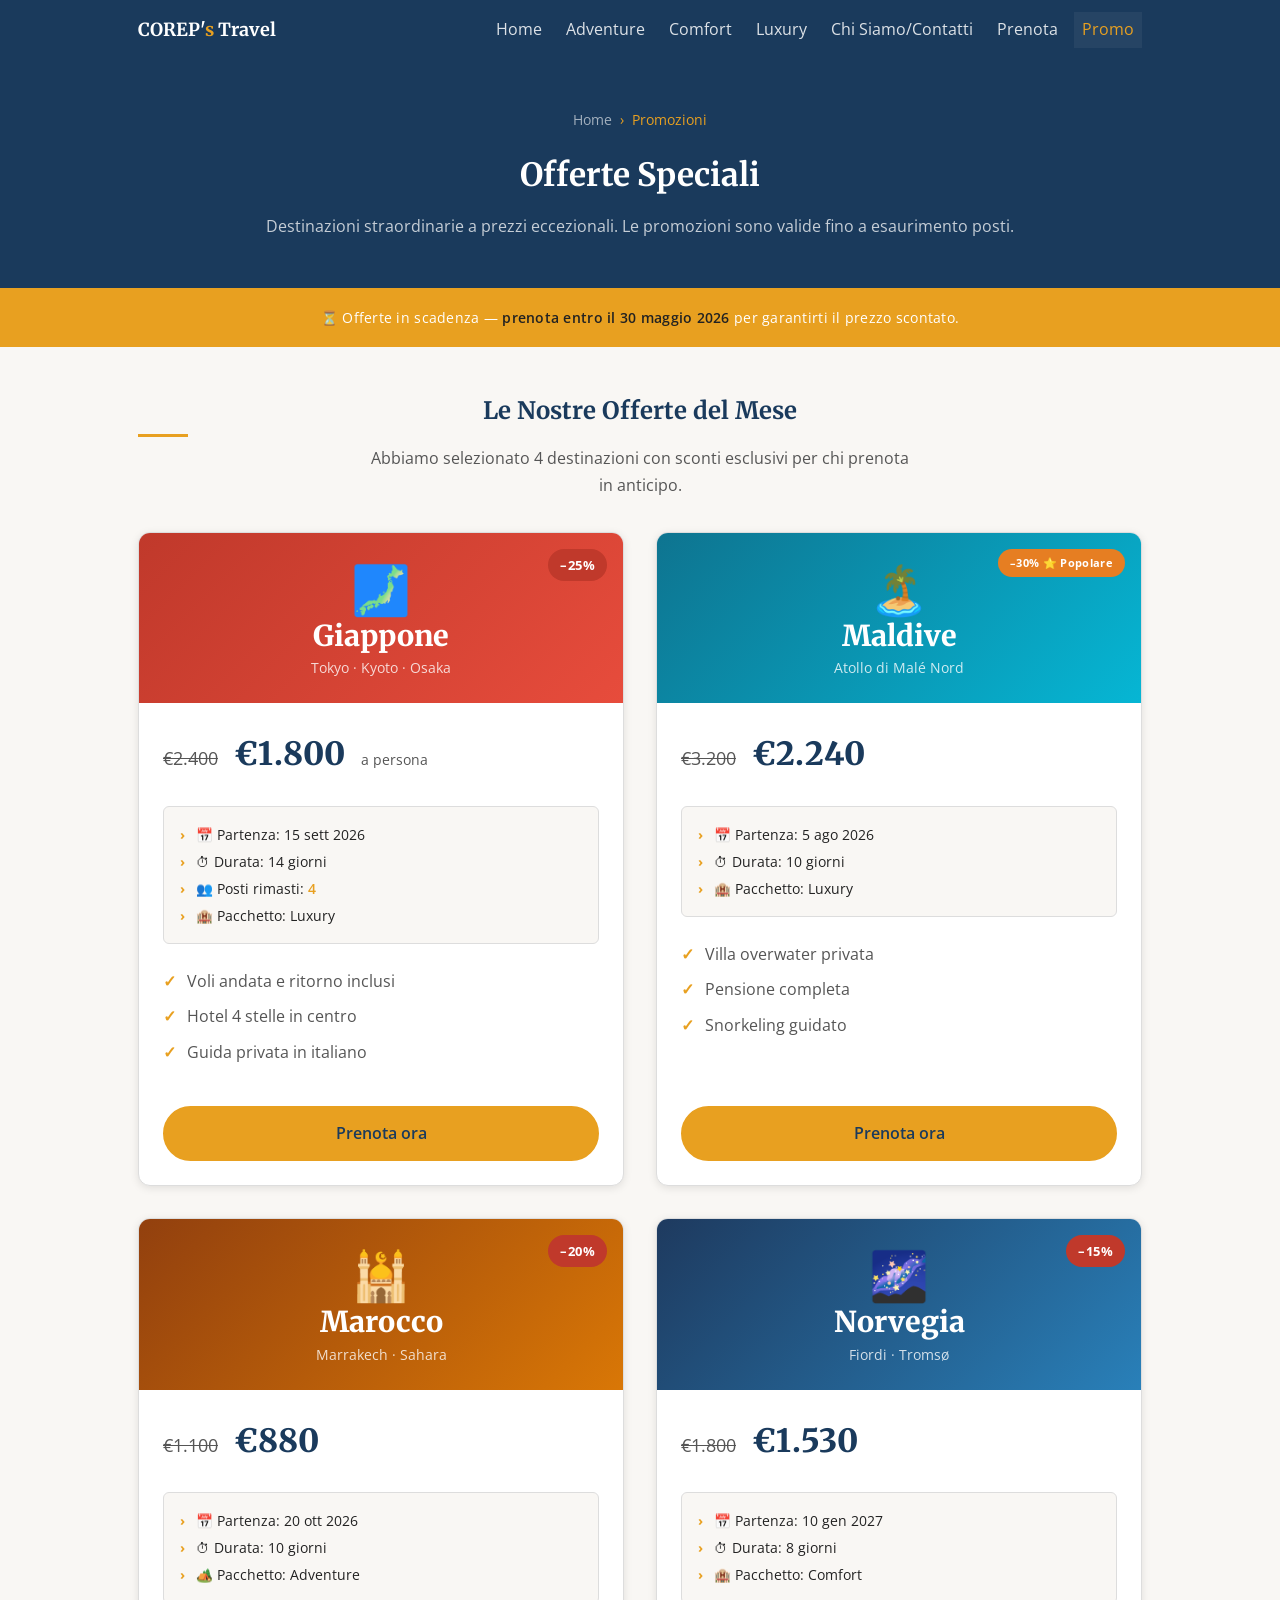
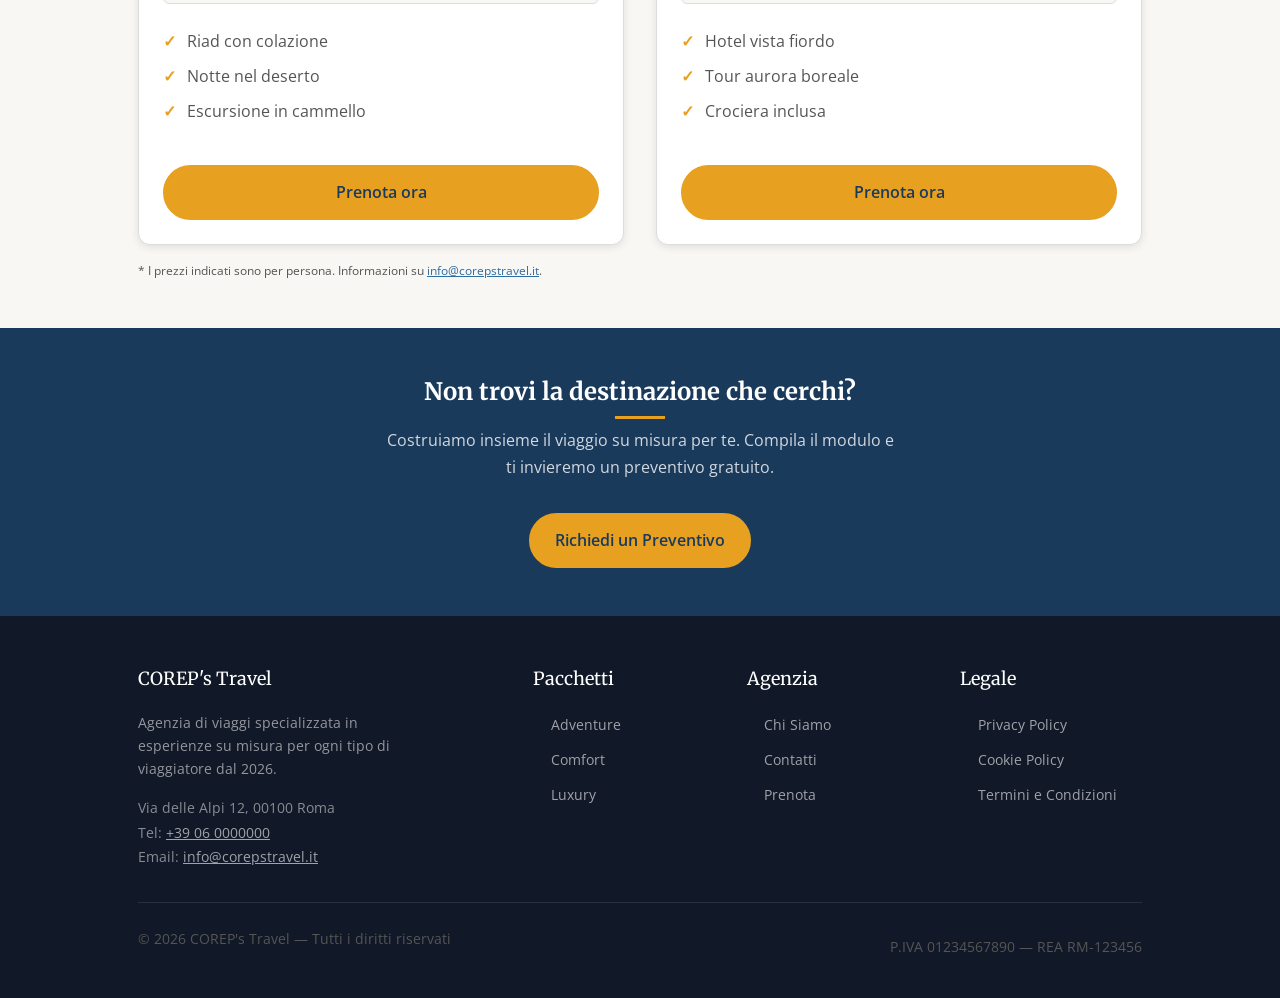
<file: Breglia_Martinetti_Morandini/promo.html>
<!DOCTYPE html>
<html lang="it">
<head>
  <meta charset="UTF-8">
  <meta name="viewport" content="width=device-width, initial-scale=1.0">
  <meta name="description" content="COREP's Travel — Offerte e promozioni sui viaggi.">
  <title>Promozioni — COREP's Travel</title>

  <link rel="stylesheet" href="base.css">
  <link rel="stylesheet" href="promo.css">
</head>
<body>

  <header class="navbar">
    <div class="navbar__interno">
      <a href="index.html" class="navbar__logo">
        COREP'<span>s</span> Travel
      </a>

      <nav id="menu-principale" class="navbar__menu" aria-label="Navigazione principale">
        <a href="index.html"        class="navbar__link">Home</a>
        <a href="adventure.html"    class="navbar__link">Adventure</a>
        <a href="comfort.html"      class="navbar__link">Comfort</a>
        <a href="luxury.html"       class="navbar__link">Luxury</a>
        <a href="about.html"        class="navbar__link">Chi Siamo/Contatti</a>
        <a href="prenotazione.html" class="navbar__link">Prenota</a>
        <a href="promo.html"       class="navbar__link attivo">Promo</a>
        
      </nav>

      <button class="navbar__hamburger" id="hamburger" aria-label="Apri o chiudi il menu" aria-expanded="false" aria-controls="menu-principale">
        <span></span>
        <span></span>
        <span></span>
      </button>
    </div>
  </header>

  <main>
    <section class="page-header" aria-label="Intestazione pagina promozioni">
      <div class="breadcrumb" role="navigation" aria-label="Percorso di navigazione">
        <a href="index.html">Home</a>
        <span aria-hidden="true">›</span>
        <span>Promozioni</span>
      </div>
      <h1 class="page-header__titolo">Offerte Speciali</h1>
      <p class="page-header__sottotitolo">
        Destinazioni straordinarie a prezzi eccezionali. Le promozioni sono valide fino a esaurimento posti.
      </p>
    </section>

    <div class="banner-scadenza" role="alert">
      <span class="banner-testo">
        ⏳ Offerte in scadenza — 
        <strong>prenota entro il <time datetime="2026-05-30">30 maggio 2026</time></strong> 
        per garantirti il prezzo scontato.
      </span>
    </div>

    <section class="sezione" aria-labelledby="titolo-promozioni">
      <div class="contenitore">
        <h2 id="titolo-promozioni" class="titolo-sezione testo-centro">Le Nostre Offerte del Mese</h2>
        <p class="promo-intro testo-centro">
          Abbiamo selezionato 4 destinazioni con sconti esclusivi per chi prenota in anticipo.
        </p>

        <div class="promo-griglia">

          <article class="promo-card" aria-label="Promozione Giappone">
            <div class="card-sconto">–25%</div>
            <div class="card-header card-header-giappone">
              <span class="card-emoji" aria-hidden="true">🗾</span>
              <h3 class="card-destinazione">Giappone</h3>
              <p class="card-sottotitolo">Tokyo · Kyoto · Osaka</p>
            </div>
            <div class="card-corpo">
              <div class="card-prezzi">
                <span class="prezzo-vecchio">€2.400</span>
                <span class="prezzo-nuovo">€1.800</span>
                <span class="per-persona">a persona</span>
              </div>
              <ul class="card-dettagli">
                <li>📅 Partenza: <time datetime="2026-09-15">15 sett 2026</time></li>
                <li>⏱ Durata: 14 giorni</li>
                <li>👥 Posti rimasti: <strong>4</strong></li>
                <li>🏨 Pacchetto: Luxury</li>
              </ul>
              <ul class="lista-spunta">
                <li>Voli andata e ritorno inclusi</li>
                <li>Hotel 4 stelle in centro</li>
                <li>Guida privata in italiano</li>
              </ul>
              <a href="prenotazione.html" class="bottone bottone--primario card-bottone">Prenota ora</a>
            </div>
          </article>

          <article class="promo-card" aria-label="Promozione Maldive">
            <div class="card-sconto card-sconto-popolare">–30% ⭐ Popolare</div>
            <div class="card-header card-header-maldive">
              <span class="card-emoji" aria-hidden="true">🏝️</span>
              <h3 class="card-destinazione">Maldive</h3>
              <p class="card-sottotitolo">Atollo di Malé Nord</p>
            </div>
            <div class="card-corpo">
              <div class="card-prezzi">
                <span class="prezzo-vecchio">€3.200</span>
                <span class="prezzo-nuovo">€2.240</span>
              </div>
              <ul class="card-dettagli">
                <li>📅 Partenza: <time datetime="2026-08-05">5 ago 2026</time></li>
                <li>⏱ Durata: 10 giorni</li>
                <li>🏨 Pacchetto: Luxury</li>
              </ul>
              <ul class="lista-spunta">
                <li>Villa overwater privata</li>
                <li>Pensione completa</li>
                <li>Snorkeling guidato</li>
              </ul>
              <a href="prenotazione.html" class="bottone bottone--primario card-bottone">Prenota ora</a>
            </div>
          </article>

          <article class="promo-card" aria-label="Promozione Marocco">
            <div class="card-sconto">–20%</div>
            <div class="card-header card-header-marocco">
              <span class="card-emoji" aria-hidden="true">🕌</span>
              <h3 class="card-destinazione">Marocco</h3>
              <p class="card-sottotitolo">Marrakech · Sahara</p>
            </div>
            <div class="card-corpo">
              <div class="card-prezzi">
                <span class="prezzo-vecchio">€1.100</span>
                <span class="prezzo-nuovo">€880</span>
              </div>
              <ul class="card-dettagli">
                <li>📅 Partenza: <time datetime="2026-10-20">20 ott 2026</time></li>
                <li>⏱ Durata: 10 giorni</li>
                <li>🏕️ Pacchetto: Adventure</li>
              </ul>
              <ul class="lista-spunta">
                <li>Riad con colazione</li>
                <li>Notte nel deserto</li>
                <li>Escursione in cammello</li>
              </ul>
              <a href="prenotazione.html" class="bottone bottone--primario card-bottone">Prenota ora</a>
            </div>
          </article>

          <article class="promo-card" aria-label="Promozione Norvegia">
            <div class="card-sconto">–15%</div>
            <div class="card-header card-header-norvegia">
              <span class="card-emoji" aria-hidden="true">🌌</span>
              <h3 class="card-destinazione">Norvegia</h3>
              <p class="card-sottotitolo">Fiordi · Tromsø</p>
            </div>
            <div class="card-corpo">
              <div class="card-prezzi">
                <span class="prezzo-vecchio">€1.800</span>
                <span class="prezzo-nuovo">€1.530</span>
              </div>
              <ul class="card-dettagli">
                <li>📅 Partenza: <time datetime="2027-01-10">10 gen 2027</time></li>
                <li>⏱ Durata: 8 giorni</li>
                <li>🏨 Pacchetto: Comfort</li>
              </ul>
              <ul class="lista-spunta">
                <li>Hotel vista fiordo</li>
                <li>Tour aurora boreale</li>
                <li>Crociera inclusa</li>
              </ul>
              <a href="prenotazione.html" class="bottone bottone--primario card-bottone">Prenota ora</a>
            </div>
          </article>
        </div>

        <p class="promo-nota">
          * I prezzi indicati sono per persona. Informazioni su 
          <a href="mailto:info@corepstravel.it" class="link">info@corepstravel.it</a>.
        </p>
      </div>
    </section>

    <section class="sezione sezione--scura" aria-label="Call to action finale">
      <div class="contenitore testo-centro">
        <h2 class="titolo-sezione">Non trovi la destinazione che cerchi?</h2>
        <p class="cta-testo">
          Costruiamo insieme il viaggio su misura per te. Compila il modulo e ti invieremo un preventivo gratuito.
        </p>
        <a href="prenotazione.html" class="bottone bottone--primario">Richiedi un Preventivo</a>
      </div>
    </section>
  </main>

  <!-- ===== FOOTER (identico alle altre pagine) ===== -->
  <footer class="footer" aria-label="informazioni di contatto">
    <div class="contenitore">

      <div class="footer__griglia">

        <div>
          <p class="footer__titolo">COREP's Travel</p>
          <p style="font-size: var(--fs-piccolo); color: rgba(255,255,255,0.55); margin-bottom: var(--spazio-m); max-width: 260px;">
            Agenzia di viaggi specializzata in esperienze su misura
            per ogni tipo di viaggiatore dal  <time datetime="2026">2026</time>.
          </p>
          <address style="font-style: normal; font-size: var(--fs-piccolo); color: rgba(255,255,255,0.5); line-height: 1.8;">
            Via delle Alpi 12, 00100 Roma<br>
            Tel: <a href="tel:+390600000000" class="link" style="color: rgba(255,255,255,0.6);">+39 06 0000000</a><br>
            Email: <a href="mailto:info@corepstravel.it" class="link" style="color: rgba(255,255,255,0.6);">info@corepstravel.it</a>
          </address>
        </div>

        <nav aria-label="Link pacchetti">
          <p class="footer__titolo">Pacchetti</p>
          <ul class="footer__lista">
            <li><a href="adventure.html">Adventure</a></li>
            <li><a href="comfort.html">Comfort</a></li>
            <li><a href="luxury.html">Luxury</a></li>
          </ul>
        </nav>

        <nav aria-label="Link agenzia">
          <p class="footer__titolo">Agenzia</p>
          <ul class="footer__lista">
            <li><a href="about.html">Chi Siamo</a></li>
            <li><a href="contatti.html">Contatti</a></li>
            <li><a href="prenotazione.html">Prenota</a></li>
          </ul>
        </nav>

        <nav aria-label="Link legali">
          <p class="footer__titolo">Legale</p>
          <ul class="footer__lista">
            <li><a href="#">Privacy Policy</a></li>
            <li><a href="#">Cookie Policy</a></li>
            <li><a href="#">Termini e Condizioni</a></li>
          </ul>
        </nav>

      </div>

      <div class="footer__basso">
        <p>&copy;  <time datetime="2026">2026</time> COREP's Travel — Tutti i diritti riservati</p>
        <p>P.IVA 01234567890 — REA RM-123456</p>
      </div>

    </div>
  </footer>

  <script>
    const hamburger = document.getElementById('hamburger');
    const menu = document.getElementById('menu-principale');
    hamburger.addEventListener('click', () => {
      const aperto = menu.classList.toggle('aperto');
      hamburger.setAttribute('aria-expanded', aperto);
    });
  </script>
</body>
</html>
</file>
<file: style.css>
/* ================================================
   style.css — COREP's Travel
   ================================================ */

@import url('https://fonts.googleapis.com/css2?family=Merriweather:wght@400;700&family=Open+Sans:wght@400;600&display=swap');

/* ------------------------------------------------
   VARIABILI
------------------------------------------------ */
:root {
  --colore-primario:     #1a3a5c;
  --colore-secondario:   #2e6da4;
  --colore-accento:      #e8a020;
  --colore-sfondo:       #f9f7f4;
  --colore-bianco:       #ffffff;
  --colore-testo:        #222222;
  --colore-testo-chiaro: #555555;
  --colore-bordo:        #dddddd;
  --colore-footer:       #111827;
  --colore-adventure:    #2d6a4f;
  --colore-comfort:      #1a6b8a;
  --colore-luxury:       #6b2d8b;

  --font-titoli: 'Merriweather', Georgia, serif;
  --font-testo:  'Open Sans', Arial, sans-serif;

  --fs-piccolo: 0.85rem;
  --fs-base:    1rem;
  --fs-medio:   1.125rem;
  --fs-grande:  1.5rem;
  --fs-xl:      2rem;
  --fs-xxl:     2.5rem;

  --spazio-xs:  0.25rem;
  --spazio-s:   0.5rem;
  --spazio-m:   1rem;
  --spazio-l:   1.5rem;
  --spazio-xl:  2rem;
  --spazio-xxl: 3rem;

  --raggio:        6px;
  --raggio-lg:     12px;
  --ombra:         0 2px 8px rgba(0, 0, 0, 0.10);
  --transizione:   0.25s ease;
  --max-larghezza: 1100px;
  --altezza-nav:   60px;
}

/* ------------------------------------------------
   RESET
------------------------------------------------ */
*, *::before, *::after {
  box-sizing: border-box;
  margin: 0;
  padding: 0;
}

html {
  font-size: 16px;
  scroll-behavior: smooth;
}

body {
  font-family: var(--font-testo);
  font-size: var(--fs-base);
  color: var(--colore-testo);
  background-color: var(--colore-sfondo);
  line-height: 1.7;
}

img, video { max-width: 100%; height: auto; display: block; }
ul, ol     { list-style: none; }
a          { color: inherit; text-decoration: none; }
table      { border-collapse: collapse; width: 100%; }

button, input, select, textarea {
  font-family: inherit;
  font-size: inherit;
}

/* ------------------------------------------------
   TIPOGRAFIA
------------------------------------------------ */
h1, h2, h3, h4, h5, h6 {
  font-family: var(--font-titoli);
  color: var(--colore-primario);
  line-height: 1.3;
  margin-bottom: var(--spazio-m);
}

h1 { font-size: var(--fs-xl); }
h2 { font-size: var(--fs-grande); }
h3 { font-size: var(--fs-medio); }
h4 { font-size: var(--fs-base); }

p { margin-bottom: var(--spazio-m); color: var(--colore-testo-chiaro); }
p:last-child { margin-bottom: 0; }
strong { font-weight: 600; color: var(--colore-testo); }

/* ------------------------------------------------
   UTILITY
------------------------------------------------ */
.contenitore {
  width: 100%;
  max-width: var(--max-larghezza);
  margin: 0 auto;
  padding: 0 var(--spazio-m);
}

.sezione { padding: var(--spazio-xxl) 0; }

.sezione--scura { background-color: var(--colore-primario); }
.sezione--scura h2,
.sezione--scura h3,
.sezione--scura h4 { color: var(--colore-bianco); }
.sezione--scura p  { color: rgba(255, 255, 255, 0.8); }

.titolo-sezione { font-size: var(--fs-grande); margin-bottom: var(--spazio-s); }
.titolo-sezione::after {
  content: '';
  display: block;
  width: 50px;
  height: 3px;
  background-color: var(--colore-accento);
  margin-top: var(--spazio-s);
}

.sottotitolo-sezione {
  font-size: var(--fs-base);
  color: var(--colore-testo-chiaro);
  margin-bottom: var(--spazio-xl);
}

.testo-centro { text-align: center; }
.testo-centro .titolo-sezione::after { margin: var(--spazio-s) auto 0; }

.testo-accento  { color: var(--colore-accento); }
.testo-primario { color: var(--colore-primario); }
.testo-bianco   { color: var(--colore-bianco); }

.link { color: var(--colore-secondario); text-decoration: underline; transition: color var(--transizione); }
.link:hover { color: var(--colore-accento); }

.sr-only {
  position: absolute;
  width: 1px;
  height: 1px;
  padding: 0;
  margin: -1px;
  overflow: hidden;
  clip: rect(0, 0, 0, 0);
  white-space: nowrap;
  border: 0;
}

/* ------------------------------------------------
   NAVBAR
------------------------------------------------ */
.navbar {
  position: fixed;
  top: 0; left: 0;
  width: 100%;
  height: var(--altezza-nav);
  background-color: var(--colore-primario);
  z-index: 100;
  display: flex;
  align-items: center;
}

.navbar__interno {
  display: flex;
  align-items: center;
  justify-content: space-between;
  width: 100%;
  max-width: var(--max-larghezza);
  margin: 0 auto;
  padding: 0 var(--spazio-m);
}

.navbar__logo { font-family: var(--font-titoli); font-size: var(--fs-medio); color: var(--colore-bianco); font-weight: 700; }
.navbar__logo span { color: var(--colore-accento); }

.navbar__menu {
  display: none;
  flex-direction: column;
  position: absolute;
  top: var(--altezza-nav);
  left: 0;
  width: 100%;
  background-color: var(--colore-primario);
  padding: var(--spazio-m) 0;
  border-top: 1px solid rgba(255, 255, 255, 0.15);
}
.navbar__menu.aperto { display: flex; }

.navbar__link {
  color: rgba(255, 255, 255, 0.85);
  font-size: var(--fs-base);
  padding: var(--spazio-s) var(--spazio-m);
  transition: color var(--transizione), background-color var(--transizione);
}
.navbar__link:hover,
.navbar__link.attivo {
  color: var(--colore-accento);
  background-color: rgba(255, 255, 255, 0.05);
}

.navbar__hamburger {
  display: flex;
  flex-direction: column;
  gap: 5px;
  background: none;
  border: none;
  cursor: pointer;
  padding: var(--spazio-s);
}
.navbar__hamburger span {
  display: block;
  width: 24px;
  height: 2px;
  background-color: var(--colore-bianco);
  border-radius: 2px;
  transition: transform var(--transizione), opacity var(--transizione);
}
.navbar__hamburger.aperto span:nth-child(1) { transform: translateY(7px) rotate(45deg); }
.navbar__hamburger.aperto span:nth-child(2) { opacity: 0; }
.navbar__hamburger.aperto span:nth-child(3) { transform: translateY(-7px) rotate(-45deg); }

/* ------------------------------------------------
   HERO (con video)
------------------------------------------------ */
.hero {
  position: relative;
  min-height: 100vh;
  background-color: var(--colore-primario);
  display: flex;
  align-items: center;
  justify-content: center;
  text-align: center;
  padding: calc(var(--altezza-nav) + var(--spazio-xxl)) var(--spazio-m) var(--spazio-xxl);
}

.hero__video-wrap { position: absolute; inset: 0; z-index: 0; overflow: hidden; }
.hero__video      { width: 100%; height: 100%; object-fit: cover; }
.hero__video-overlay { position: absolute; inset: 0; background-color: rgba(10, 30, 50, 0.6); }

.hero__contenuto { position: relative; z-index: 1; max-width: 680px; }

.hero__etichetta {
  display: inline-block;
  font-size: var(--fs-piccolo);
  letter-spacing: 0.15em;
  text-transform: uppercase;
  color: var(--colore-accento);
  border: 1px solid var(--colore-accento);
  padding: var(--spazio-xs) var(--spazio-m);
  border-radius: 99px;
  margin-bottom: var(--spazio-l);
}

.hero__titolo    { font-size: var(--fs-xl); color: var(--colore-bianco); margin-bottom: var(--spazio-m); }
.hero__sottotitolo { font-size: var(--fs-base); color: rgba(255, 255, 255, 0.75); margin-bottom: var(--spazio-xl); }
.hero__bottoni   { display: flex; flex-direction: column; gap: var(--spazio-m); align-items: center; }

/* ------------------------------------------------
   PAGE HEADER (pagine interne)
------------------------------------------------ */
.page-header {
  background-color: var(--colore-primario);
  padding: calc(var(--altezza-nav) + var(--spazio-xxl)) var(--spazio-m) var(--spazio-xxl);
  text-align: center;
}
.page-header__contenuto { max-width: 680px; margin: 0 auto; }
.page-header__titolo    { color: var(--colore-bianco); font-size: var(--fs-xl); margin-bottom: var(--spazio-m); }
.page-header__sottotitolo { color: rgba(255, 255, 255, 0.75); font-size: var(--fs-base); }

.breadcrumb {
  display: flex;
  justify-content: center;
  align-items: center;
  gap: var(--spazio-s);
  font-size: var(--fs-piccolo);
  color: rgba(255, 255, 255, 0.5);
  margin-bottom: var(--spazio-l);
  flex-wrap: wrap;
}
.breadcrumb a { color: rgba(255, 255, 255, 0.6); transition: color var(--transizione); }
.breadcrumb a:hover { color: var(--colore-accento); }
.breadcrumb span    { color: var(--colore-accento); }

/* ------------------------------------------------
   LAYOUT
------------------------------------------------ */
.griglia-pacchetti { display: grid; grid-template-columns: 1fr; gap: var(--spazio-l); }
.griglia-galleria  { display: grid; grid-template-columns: 1fr; gap: var(--spazio-m); }
.griglia-team      { display: grid; grid-template-columns: 1fr; gap: var(--spazio-l); }

.layout-due-colonne { display: flex; flex-direction: column; gap: var(--spazio-xl); }

.barra-stats { display: flex; flex-direction: column; gap: var(--spazio-l); align-items: center; text-align: center; }

/* ------------------------------------------------
   FOOTER
------------------------------------------------ */
.footer {
  background-color: var(--colore-footer);
  color: rgba(255, 255, 255, 0.7);
  padding: var(--spazio-xxl) 0 var(--spazio-xl);
}
.footer__griglia { display: grid; grid-template-columns: 1fr; gap: var(--spazio-xl); margin-bottom: var(--spazio-xl); }
.footer__basso {
  border-top: 1px solid rgba(255, 255, 255, 0.1);
  padding-top: var(--spazio-l);
  text-align: center;
  font-size: var(--fs-piccolo);
  color: rgba(255, 255, 255, 0.4);
}
.footer__titolo { color: var(--colore-bianco); font-size: var(--fs-medio); margin-bottom: var(--spazio-m); font-family: var(--font-titoli); }
.footer__lista  { list-style: none; display: flex; flex-direction: column; gap: var(--spazio-s); }
.footer__lista a { color: rgba(255, 255, 255, 0.6); font-size: var(--fs-piccolo); transition: color var(--transizione); }
.footer__lista a:hover { color: var(--colore-accento); }
.footer__lista a::before { content: '→ '; opacity: 0; transition: opacity var(--transizione); }
.footer__lista a:hover::before { opacity: 1; }

/* ------------------------------------------------
   BOTTONI
------------------------------------------------ */
.bottone {
  display: inline-block;
  padding: 0.75rem 1.5rem;
  border-radius: 99px;
  font-size: var(--fs-base);
  font-weight: 600;
  cursor: pointer;
  border: 2px solid transparent;
  text-align: center;
  transition: background-color var(--transizione), color var(--transizione),
              border-color var(--transizione), transform var(--transizione);
  text-decoration: none;
}
.bottone:hover { transform: translateY(-2px); }

.bottone--primario { background-color: var(--colore-accento); color: var(--colore-primario); border-color: var(--colore-accento); }
.bottone--primario:hover { background-color: #c98010; border-color: #c98010; }

.bottone--outline-chiaro { background-color: transparent; color: var(--colore-bianco); border-color: rgba(255, 255, 255, 0.6); }
.bottone--outline-chiaro:hover { background-color: rgba(255, 255, 255, 0.1); border-color: var(--colore-bianco); }

.bottone--outline-scuro { background-color: transparent; color: var(--colore-primario); border-color: var(--colore-primario); }
.bottone--outline-scuro:hover { background-color: var(--colore-primario); color: var(--colore-bianco); }

/* ------------------------------------------------
   CARD
------------------------------------------------ */
.card {
  background-color: var(--colore-bianco);
  border-radius: var(--raggio-lg);
  overflow: hidden;
  box-shadow: var(--ombra);
  transition: transform var(--transizione), box-shadow var(--transizione);
  display: flex;
  flex-direction: column;
}
.card:hover { transform: translateY(-4px); box-shadow: 0 6px 20px rgba(0, 0, 0, 0.15); }

.card__immagine-wrap { position: relative; overflow: hidden; }
.card__immagine { width: 100%; height: 200px; object-fit: cover; transition: transform 0.4s ease; }
.card:hover .card__immagine { transform: scale(1.04); }

.card__badge {
  position: absolute;
  top: var(--spazio-m); left: var(--spazio-m);
  padding: var(--spazio-xs) var(--spazio-m);
  border-radius: 99px;
  font-size: var(--fs-piccolo);
  font-weight: 600;
  letter-spacing: 0.06em;
  text-transform: uppercase;
  color: var(--colore-bianco);
}
.card__badge--adventure { background-color: var(--colore-adventure); }
.card__badge--comfort   { background-color: var(--colore-comfort); }
.card__badge--luxury    { background-color: var(--colore-luxury); }

.card__corpo  { padding: var(--spazio-l); flex: 1; display: flex; flex-direction: column; }
.card__titolo { font-size: var(--fs-medio); margin-bottom: var(--spazio-s); color: var(--colore-primario); }
.card__testo  { font-size: var(--fs-base); color: var(--colore-testo-chiaro); flex: 1; margin-bottom: var(--spazio-m); }
.card__prezzo { font-family: var(--font-titoli); font-size: var(--fs-grande); font-weight: 700; color: var(--colore-primario); margin-bottom: var(--spazio-m); }
.card__prezzo small { font-family: var(--font-testo); font-size: var(--fs-piccolo); font-weight: 400; color: var(--colore-testo-chiaro); }

/* ------------------------------------------------
   BADGE
------------------------------------------------ */
.badge { display: inline-block; padding: 2px 10px; border-radius: 99px; font-size: var(--fs-piccolo); font-weight: 600; letter-spacing: 0.06em; text-transform: uppercase; }
.badge--adventure { background-color: rgba(45, 106, 79, 0.12);  color: var(--colore-adventure); }
.badge--comfort   { background-color: rgba(26, 107, 138, 0.12); color: var(--colore-comfort); }
.badge--luxury    { background-color: rgba(107, 45, 139, 0.12); color: var(--colore-luxury); }

/* ------------------------------------------------
   LISTE
------------------------------------------------ */
.lista-spunta { list-style: none; display: flex; flex-direction: column; gap: var(--spazio-s); margin-bottom: var(--spazio-m); }
.lista-spunta li { font-size: var(--fs-base); color: var(--colore-testo-chiaro); padding-left: 1.5rem; position: relative; }
.lista-spunta li::before { content: '✓'; position: absolute; left: 0; color: var(--colore-accento); font-weight: 700; }

.lista-pallino { list-style: disc; padding-left: var(--spazio-l); display: flex; flex-direction: column; gap: var(--spazio-xs); }
.lista-pallino li { font-size: var(--fs-base); color: var(--colore-testo-chiaro); }

.lista-numerata { list-style: decimal; padding-left: var(--spazio-l); display: flex; flex-direction: column; gap: var(--spazio-xs); }
.lista-numerata li { font-size: var(--fs-base); color: var(--colore-testo-chiaro); }

/* ------------------------------------------------
   ASIDE
------------------------------------------------ */
.aside-consiglio {
  margin-top: var(--spazio-xl);
  background-color: #eef4fb;
  border-left: 4px solid var(--colore-secondario);
  border-radius: 0 var(--raggio-lg) var(--raggio-lg) 0;
  padding: var(--spazio-l) var(--spazio-xl);
  display: flex;
  flex-direction: column;
  gap: var(--spazio-m);
}
.aside-consiglio__titolo { font-size: var(--fs-medio); color: var(--colore-primario); margin-bottom: 0; }
.aside-consiglio__titolo::after { display: none; }

/* ------------------------------------------------
   TABELLA
------------------------------------------------ */
.tabella-wrap { overflow-x: auto; border-radius: var(--raggio-lg); border: 1px solid var(--colore-bordo); box-shadow: var(--ombra); }
.tabella { width: 100%; border-collapse: collapse; background-color: var(--colore-bianco); font-size: var(--fs-piccolo); }
.tabella thead { background-color: var(--colore-primario); }
.tabella thead th { padding: var(--spazio-m); text-align: left; font-weight: 600; letter-spacing: 0.04em; text-transform: uppercase; font-size: var(--fs-piccolo); color: var(--colore-bianco); }
.tabella tbody tr { border-bottom: 1px solid var(--colore-bordo); transition: background-color var(--transizione); }
.tabella tbody tr:nth-child(even) { background-color: rgba(0, 0, 0, 0.02); }
.tabella tbody tr:last-child      { border-bottom: none; }
.tabella tbody tr:hover           { background-color: rgba(46, 109, 164, 0.06); }
.tabella tbody td { padding: var(--spazio-m); color: var(--colore-testo); vertical-align: middle; }

/* ------------------------------------------------
   FORM
------------------------------------------------ */
.form       { display: flex; flex-direction: column; gap: var(--spazio-l); }
.form__riga { display: flex; flex-direction: column; gap: var(--spazio-l); }
.form__gruppo { display: flex; flex-direction: column; gap: var(--spazio-xs); }

.form__etichetta { font-size: var(--fs-piccolo); font-weight: 600; color: var(--colore-primario); letter-spacing: 0.03em; }
.form__etichetta::after { content: ' *'; color: var(--colore-accento); font-size: var(--fs-piccolo); }
.form__etichetta--opzionale::after { content: ' (opzionale)'; font-weight: 400; color: var(--colore-testo-chiaro); }

.form__input,
.form__select,
.form__textarea {
  padding: 0.65rem var(--spazio-m);
  border: 2px solid var(--colore-bordo);
  border-radius: var(--raggio);
  font-size: var(--fs-base);
  color: var(--colore-testo);
  background-color: var(--colore-bianco);
  transition: border-color var(--transizione), box-shadow var(--transizione);
  outline: none;
}
.form__input:focus,
.form__select:focus,
.form__textarea:focus { border-color: var(--colore-secondario); box-shadow: 0 0 0 3px rgba(46, 109, 164, 0.15); }
.form__input:valid                           { border-color: #2d6a4f; }
.form__input:invalid:not(:placeholder-shown) { border-color: #c0392b; }
.form__textarea { resize: vertical; min-height: 120px; }

.form__check { display: flex; align-items: center; gap: var(--spazio-s); cursor: pointer; font-size: var(--fs-base); color: var(--colore-testo-chiaro); }
.form__check input[type="checkbox"],
.form__check input[type="radio"] { width: 18px; height: 18px; accent-color: var(--colore-secondario); cursor: pointer; }

/* ------------------------------------------------
   STAT CARD
------------------------------------------------ */
.stat-card { background-color: var(--colore-bianco); border-radius: var(--raggio-lg); padding: var(--spazio-l); text-align: center; box-shadow: var(--ombra); border: 1px solid var(--colore-bordo); }
.stat-card__numero  { font-family: var(--font-titoli); font-size: var(--fs-xxl); font-weight: 700; color: var(--colore-accento); line-height: 1; margin-bottom: var(--spazio-xs); }
.stat-card__etichetta { font-size: var(--fs-piccolo); color: var(--colore-testo-chiaro); text-transform: uppercase; letter-spacing: 0.06em; }

/* ------------------------------------------------
   TESTIMONIAL
------------------------------------------------ */
.testimonial { background-color: var(--colore-bianco); border-radius: var(--raggio-lg); padding: var(--spazio-l); box-shadow: var(--ombra); border-left: 4px solid var(--colore-accento); }
.testimonial::before { content: '"'; font-family: var(--font-titoli); font-size: 4rem; color: var(--colore-accento); opacity: 0.25; display: block; line-height: 0.8; margin-bottom: var(--spazio-s); }
.testimonial__testo  { font-style: italic; color: var(--colore-testo-chiaro); margin-bottom: var(--spazio-m); }
.testimonial__autore { font-weight: 600; font-size: var(--fs-piccolo); color: var(--colore-primario); }

/* ------------------------------------------------
   TEAM CARD
------------------------------------------------ */
.team-card { background-color: var(--colore-bianco); border-radius: var(--raggio-lg); padding: var(--spazio-l); text-align: center; box-shadow: var(--ombra); border: 1px solid var(--colore-bordo); }
.team-card__foto { width: 140px; height: 140px; border-radius: 80%; object-fit: cover; margin: 0 auto var(--spazio-m); border: 3px solid var(--colore-accento); }
.team-card__nome { font-size: var(--fs-medio); margin-bottom: var(--spazio-xs); color: var(--colore-primario); }
.team-card__ruolo { font-size: var(--fs-piccolo); color: var(--colore-testo-chiaro); text-transform: uppercase; letter-spacing: 0.06em; }

/* ------------------------------------------------
   MEDIA QUERY — TABLET (min 768px)
------------------------------------------------ */
@media (min-width: 768px) {
  h1 { font-size: var(--fs-xxl); }
  h2 { font-size: var(--fs-xl); }

  .contenitore { padding: 0 var(--spazio-xl); }

  .navbar__menu {
    display: flex;
    flex-direction: row;
    position: static;
    width: auto;
    background-color: transparent;
    padding: 0;
    border-top: none;
    gap: var(--spazio-s);
    align-items: center;
  }
  .navbar__hamburger { display: none; }
  .navbar__link      { padding: var(--spazio-xs) var(--spazio-s); }

  .hero__titolo  { font-size: var(--fs-xxl); }
  .hero__bottoni { flex-direction: row; justify-content: center; }

  .griglia-pacchetti { grid-template-columns: repeat(2, 1fr); }
  .griglia-galleria  { grid-template-columns: repeat(2, 1fr); }
  .griglia-team      { grid-template-columns: repeat(2, 1fr); }
  .footer__griglia   { grid-template-columns: repeat(2, 1fr); }

  .barra-stats { flex-direction: row; justify-content: space-around; flex-wrap: wrap; }

  .form__riga { flex-direction: row; }
  .form__riga .form__gruppo { flex: 1; }

  .layout-due-colonne          { flex-direction: row; align-items: center; }
  .layout-due-colonne__testo   { flex: 1; }
  .layout-due-colonne__immagine { flex: 0 0 380px; }
}

/* ------------------------------------------------
   MEDIA QUERY — DESKTOP (min 1024px)
------------------------------------------------ */
@media (min-width: 1024px) {
  .contenitore     { padding: 0 var(--spazio-xxl); }
  .navbar__interno { padding: 0 var(--spazio-xxl); }

  .griglia-pacchetti { grid-template-columns: repeat(3, 1fr); }
  .griglia-galleria  { grid-template-columns: repeat(4, 1fr); }
  .griglia-team      { grid-template-columns: repeat(4, 1fr); }
  .footer__griglia   { grid-template-columns: 2fr 1fr 1fr 1fr; }

  .footer__basso { display: flex; justify-content: space-between; align-items: center; text-align: left; }
}



/* ---- LAYOUT PRINCIPALE PAGINA ---- */
/*
  Su mobile: form e sidebar impilati in colonna.
  Su desktop: form a sinistra (2/3) e sidebar a destra (1/3).
*/
.prenotazione__layout {
  display: flex;
  flex-direction: column;
  gap: var(--spazio-xl);
}

.prenotazione__form-wrap {
  width: 100%;
}


/* ---- FIELDSET ---- */
/*
  I <fieldset> raggruppano visivamente le sezioni del form.
  Usiamo un bordo sottile con colore accento in cima.
*/
.form__fieldset {
  border: 1px solid var(--colore-bordo);
  border-radius: var(--raggio-lg);
  padding: var(--spazio-l);
  margin-bottom: var(--spazio-l);
  background-color: var(--colore-bianco);
  box-shadow: var(--ombra);
}

/* Rimuove lo stile di default del browser per <fieldset> */
.form__fieldset:last-of-type {
  margin-bottom: 0;
}

.form__legend {
  font-family: var(--font-titoli);
  font-size: var(--fs-medio);
  font-weight: 700;
  color: var(--colore-primario);
  padding: 0 var(--spazio-s);

  /* Striscia accento a sinistra */
  border-left: 3px solid var(--colore-accento);
  padding-left: var(--spazio-m);
}


/* ---- GRIGLIA CHECKBOX ---- */
/*
  Su mobile: 1 colonna.
  Su tablet: 2 colonne affiancate.
*/
.form__checkbox-griglia {
  display: grid;
  grid-template-columns: 1fr;
  gap: var(--spazio-s);
  margin-top: var(--spazio-xs);
}

/* Gruppo radio: colonna singola */
.form__radio-gruppo {
  display: flex;
  flex-direction: column;
  gap: var(--spazio-s);
}

/* Label privacy con testo su più righe */
.form__check--privacy {
  align-items: flex-start;
  line-height: 1.5;
}

.form__check--privacy input {
  margin-top: 3px; /* allineamento verticale con testo */
  flex-shrink: 0;
}


/* ---- PULSANTE DI INVIO ---- */
.prenotazione__submit {
  text-align: center;
  margin-top: var(--spazio-l);
}

.prenotazione__bottone-submit {
  width: 100%;
  font-size: var(--fs-medio);
  padding: 1rem var(--spazio-xl);
}

.prenotazione__nota-submit {
  font-size: var(--fs-piccolo);
  color: var(--colore-testo-chiaro);
  margin-top: var(--spazio-m);
  margin-bottom: 0;
}


/* ---- SIDEBAR ---- */
.prenotazione__sidebar {
  display: flex;
  flex-direction: column;
  gap: var(--spazio-l);
  width: 100%;
}

/* Card generica della sidebar */
.sidebar__card {
  background-color: var(--colore-bianco);
  border-radius: var(--raggio-lg);
  border: 1px solid var(--colore-bordo);
  padding: var(--spazio-l);
  box-shadow: var(--ombra);
}

/* Card scura della sidebar (contatti) */
.sidebar__card--scura {
  background-color: var(--colore-primario);
  border-color: var(--colore-primario);
}

.sidebar__titolo {
  font-family: var(--font-titoli);
  font-size: var(--fs-medio);
  color: var(--colore-primario);
  margin-bottom: var(--spazio-m);

  /* Decorazione accento sotto il titolo */
  padding-bottom: var(--spazio-s);
  border-bottom: 2px solid var(--colore-accento);
}

/* Titolo chiaro (su sfondo scuro) */
.sidebar__titolo--chiaro {
  color: var(--colore-bianco);
  border-bottom-color: rgba(255, 255, 255, 0.3);
}


/* ---- LISTA PACCHETTI NELLA SIDEBAR ---- */
.sidebar__lista-pacchetti {
  list-style: none;
  display: flex;
  flex-direction: column;
  gap: var(--spazio-m);
  margin-bottom: var(--spazio-l);
}

/* Ogni riga: badge + prezzo affiancati */
.sidebar__pacchetto {
  display: flex;
  align-items: center;
  justify-content: space-between;
  padding: var(--spazio-s) 0;
  border-bottom: 1px solid var(--colore-bordo);
}

/* Pseudo-classe: rimuove il bordo dall'ultimo elemento */
.sidebar__pacchetto:last-child {
  border-bottom: none;
}

.sidebar__prezzo {
  font-family: var(--font-titoli);
  font-weight: 700;
  font-size: var(--fs-base);
  color: var(--colore-primario);
}


/* ---- LINK DI CONTATTO NELLA SIDEBAR ---- */
.sidebar__contatto-link {
  display: block;
  color: rgba(255, 255, 255, 0.8);
  font-size: var(--fs-piccolo);
  padding: var(--spazio-s) 0;
  border-bottom: 1px solid rgba(255, 255, 255, 0.1);
  transition: color var(--transizione);
}

/* Pseudo-classe: hover */
.sidebar__contatto-link:hover {
  color: var(--colore-accento);
}

/* Pseudo-classe: ultimo link senza bordo */
.sidebar__contatto-link:last-child {
  border-bottom: none;
}
.lista-itinerario::before {
  position: absolute;
  display: block;
  border-left: 1px dashed orange;
  width: 1px;
  left: 5px;
  bottom: 5px;
  top: 5px;
  content: "";
}

.lista-itinerario {
  position: relative;
  list-style: none;
  margin-bottom: 15px;
}

.lista-itinerario .elemento-itinerario::before {
  background: orange;
  border: 1px solid #cda434;
  border-radius: 10px;
  content: "";
  display: block;
  height: 11px;
  left: 0;
  position: absolute;
  top: 5px;
  width: 11px;
}

.lista-itinerario .elemento-itinerario {
  padding-left: 1.5rem;
  position: relative;
}

/* ================================================
   MEDIA QUERY — Tablet (min 768px)
   ================================================ */
@media (min-width: 768px) {

  /* Checkbox: 2 colonne affiancate */
  .form__checkbox-griglia {
    grid-template-columns: repeat(2, 1fr);
  }

  /* Radio budget: riga orizzontale */
  .form__radio-gruppo {
    flex-direction: row;
    flex-wrap: wrap;
    gap: var(--spazio-m);
  }

  /* Pulsante submit: dimensioni automatiche (non più 100%) */
  .prenotazione__bottone-submit {
    width: auto;
    min-width: 280px;
  }
}


/* ================================================
   MEDIA QUERY — Desktop (min 1024px)
   ================================================ */
@media (min-width: 1024px) {

  /* Layout principale: form (sinistra) + sidebar (destra) */
  .prenotazione__layout {
    flex-direction: row;
    align-items: flex-start;
    gap: var(--spazio-xxl);
  }

  /* Form occupa i 2/3 dello spazio */
  .prenotazione__form-wrap {
    flex: 2;
  }

  /* Sidebar occupa 1/3, rimane fissa mentre si scrolla */
  .prenotazione__sidebar {
    flex: 1;
    position: sticky;
    top: calc(var(--altezza-nav) + var(--spazio-l));
  }
}

/* ================================================
   promo.css
   ================================================ */


/* ================================================
   BANNER SCADENZA
   ================================================ */

.banner-scadenza {
  background-color: var(--colore-accento);
  color: var(--colore-bianco);
  text-align: center;
  padding: var(--spazio-m) var(--spazio-l);
}

.banner-testo {
  font-size: var(--fs-piccolo);
  letter-spacing: 0.02em;
}


/* ================================================
   INTRO E GRIGLIA
   ================================================ */

.promo-intro {
  color: var(--colore-testo-chiaro);
  max-width: 540px;
  margin: 0 auto var(--spazio-xl);
}

.promo-griglia {
  display: grid;
  grid-template-columns: 1fr;
  gap: var(--spazio-xl);
}


/* ================================================
   CARD PROMOZIONE
   ================================================ */

.promo-card {
  position: relative;
  background-color: var(--colore-bianco);
  border: 1px solid var(--colore-bordo);
  border-radius: var(--raggio-lg);
  box-shadow: var(--ombra);
  overflow: hidden;
  display: flex;
  flex-direction: column;
  transition: transform var(--transizione), box-shadow var(--transizione);
}

.promo-card:hover {
  transform: translateY(-4px);
  box-shadow: 0 12px 30px rgba(0, 0, 0, 0.12);
}


/* ---- BADGE SCONTO ---- */

.card-sconto {
  position: absolute;
  top: var(--spazio-m);
  right: var(--spazio-m);
  background-color: #c0392b;
  color: var(--colore-bianco);
  font-size: 13px;
  font-weight: 700;
  padding: 5px 12px;
  border-radius: 999px;
  z-index: 1;
  letter-spacing: 0.03em;
}

.card-sconto-popolare {
  background-color: #e67e22;
  font-size: 11px;
}


/* ---- HEADER CARD ---- */

.card-header {
  padding: var(--spazio-xl) var(--spazio-l) var(--spazio-l);
  text-align: center;
  color: var(--colore-bianco);
}

.card-header-giappone { background: linear-gradient(135deg, #c0392b, #e74c3c); }
.card-header-maldive  { background: linear-gradient(135deg, #0e7490, #06b6d4); }
.card-header-marocco  { background: linear-gradient(135deg, #92400e, #d97706); }
.card-header-norvegia { background: linear-gradient(135deg, #1e3a5f, #2980b9); }

.card-emoji {
  display: block;
  font-size: 3rem;
  margin-bottom: var(--spazio-s);
  line-height: 1;
}

.card-destinazione {
  font-family: var(--font-titoli);
  font-size: 1.8rem;
  font-weight: 800;
  color: var(--colore-bianco);
  margin-bottom: var(--spazio-xs);
  line-height: 1.1;
}

.card-sottotitolo {
  font-size: var(--fs-piccolo);
  color: rgba(255, 255, 255, 0.8);
  margin: 0;
}


/* ---- CORPO CARD ---- */

.card-corpo {
  padding: var(--spazio-l);
  display: flex;
  flex-direction: column;
  flex: 1;
  gap: var(--spazio-l);
}


/* ---- PREZZI ---- */

.card-prezzi {
  display: flex;
  align-items: baseline;
  gap: var(--spazio-m);
  flex-wrap: wrap;
}

.prezzo-vecchio {
  font-size: var(--fs-medio);
  color: var(--colore-testo-chiaro);
  text-decoration: line-through;
}

.prezzo-nuovo {
  font-family: var(--font-titoli);
  font-size: 2rem;
  font-weight: 800;
  color: var(--colore-primario);
}

.per-persona {
  font-size: var(--fs-piccolo);
  color: var(--colore-testo-chiaro);
}


/* ---- DETTAGLI VIAGGIO ---- */

.card-dettagli {
  list-style: none;
  display: flex;
  flex-direction: column;
  gap: var(--spazio-xs);
  background-color: var(--colore-sfondo);
  border-radius: var(--raggio);
  padding: var(--spazio-m);
  border: 1px solid var(--colore-bordo);
}

.card-dettagli li {
  font-size: var(--fs-piccolo);
  color: var(--colore-testo);
  padding-left: var(--spazio-m);
  position: relative;
}

/* ::before — aggiunge il simbolo prima del testo */
.card-dettagli li::before {
  content: "›";
  position: absolute;
  left: 0;
  color: var(--colore-accento);
  font-weight: 700;
}

.card-dettagli strong {
  color: var(--colore-accento);
}


/* ---- LISTA CON SPUNTA ---- */

.lista-spunta {
  list-style: none;
  display: flex;
  flex-direction: column;
  gap: var(--spazio-s);
  margin-bottom: var(--spazio-m);
}

.lista-spunta li {
  font-size: var(--fs-base);
  color: var(--colore-testo-chiaro);
  padding-left: 1.5rem;
  position: relative;
}

/* ::before — aggiunge la spunta */
.lista-spunta li::before {
  content: '✓';
  position: absolute;
  left: 0;
  color: var(--colore-accento);
  font-weight: 700;
}


/* ---- BOTTONE PRENOTA ---- */

.card-bottone {
  width: 100%;
  text-align: center;
  margin-top: auto;
}

.card-bottone:focus {
  outline: 3px solid var(--colore-accento);
  outline-offset: 3px;
}


/* ================================================
   NOTA PREZZI
   ================================================ */

.promo-nota {
  font-size: 12px;
  color: var(--colore-testo-chiaro);
  line-height: 1.6;
  margin-top: var(--spazio-m);
  margin-bottom: 0;
}


/* ================================================
   CTA FINALE
   ================================================ */

.cta-testo {
  color: rgba(255, 255, 255, 0.75);
  max-width: 520px;
  margin: 0 auto var(--spazio-xl);
}


/* ================================================
   MEDIA QUERY — Desktop (min 900px)
   ================================================ */

@media (min-width: 900px) {
  .promo-griglia {
    grid-template-columns: repeat(2, 1fr);
  }
}
</file>
<file: promozioni.css>
/* ================================================
   promozi.css
   COREP's Travel — Pagina Promozioni
   Dipende da style.css (variabili, reset, utility,
   navbar, footer, bottoni già definiti lì).
   ================================================ */


/* ================================================
   BANNER SCADENZA
   ================================================ */

.banner-scadenza {
  background-color: var(--colore-accento);
  color: var(--colore-bianco);
  text-align: center;
  padding: var(--spazio-m) var(--spazio-l);
}

.banner-testo {
  font-size: var(--fs-piccolo);
  letter-spacing: 0.02em;
}


/* ================================================
   INTRO E GRIGLIA
   ================================================ */

.promo-intro {
  color: var(--colore-testo-chiaro);
  max-width: 540px;
  margin: 0 auto var(--spazio-xl);
}

.promo-griglia {
  display: grid;
  grid-template-columns: 1fr;
  gap: var(--spazio-xl);
}


/* ================================================
   CARD PROMOZIONE
   ================================================ */

.promo-card {
  position: relative;
  background-color: var(--colore-bianco);
  border: 1px solid var(--colore-bordo);
  border-radius: var(--raggio-lg);
  box-shadow: var(--ombra);
  overflow: hidden;
  display: flex;
  flex-direction: column;
  transition: transform var(--transizione), box-shadow var(--transizione);
}

.promo-card:hover {
  transform: translateY(-4px);
  box-shadow: 0 12px 30px rgba(0, 0, 0, 0.12);
}


/* ---- BADGE SCONTO ---- */

.card-sconto {
  position: absolute;
  top: var(--spazio-m);
  right: var(--spazio-m);
  background-color: #c0392b;
  color: var(--colore-bianco);
  font-size: 13px;
  font-weight: 700;
  padding: 5px 12px;
  border-radius: 999px;
  z-index: 1;
  letter-spacing: 0.03em;
}

.card-sconto-popolare {
  background-color: #e67e22;
  font-size: 11px;
}


/* ---- HEADER CARD ---- */

.card-header {
  padding: var(--spazio-xl) var(--spazio-l) var(--spazio-l);
  text-align: center;
  color: var(--colore-bianco);
}

.card-header-giappone { background: linear-gradient(135deg, #c0392b, #e74c3c); }
.card-header-maldive  { background: linear-gradient(135deg, #0e7490, #06b6d4); }
.card-header-marocco  { background: linear-gradient(135deg, #92400e, #d97706); }
.card-header-norvegia { background: linear-gradient(135deg, #1e3a5f, #2980b9); }

.card-emoji {
  display: block;
  font-size: 3rem;
  margin-bottom: var(--spazio-s);
  line-height: 1;
}

.card-destinazione {
  font-family: var(--font-titoli);
  font-size: 1.8rem;
  font-weight: 800;
  color: var(--colore-bianco);
  margin-bottom: var(--spazio-xs);
  line-height: 1.1;
}

.card-sottotitolo {
  font-size: var(--fs-piccolo);
  color: rgba(255, 255, 255, 0.8);
  margin: 0;
}


/* ---- CORPO CARD ---- */

.card-corpo {
  padding: var(--spazio-l);
  display: flex;
  flex-direction: column;
  flex: 1;
  gap: var(--spazio-l);
}


/* ---- PREZZI ---- */

.card-prezzi {
  display: flex;
  align-items: baseline;
  gap: var(--spazio-m);
  flex-wrap: wrap;
}

.prezzo-vecchio {
  font-size: var(--fs-medio);
  color: var(--colore-testo-chiaro);
  text-decoration: line-through;
}

.prezzo-nuovo {
  font-family: var(--font-titoli);
  font-size: 2rem;
  font-weight: 800;
  color: var(--colore-primario);
}

.per-persona {
  font-size: var(--fs-piccolo);
  color: var(--colore-testo-chiaro);
}


/* ---- DETTAGLI VIAGGIO ---- */

.card-dettagli {
  list-style: none;
  display: flex;
  flex-direction: column;
  gap: var(--spazio-xs);
  background-color: var(--colore-sfondo);
  border-radius: var(--raggio);
  padding: var(--spazio-m);
  border: 1px solid var(--colore-bordo);
}

.card-dettagli li {
  font-size: var(--fs-piccolo);
  color: var(--colore-testo);
  padding-left: var(--spazio-m);
  position: relative;
}

/* ::before — aggiunge il simbolo prima del testo */
.card-dettagli li::before {
  content: "›";
  position: absolute;
  left: 0;
  color: var(--colore-accento);
  font-weight: 700;
}

.card-dettagli strong {
  color: var(--colore-accento);
}


/* ---- LISTA CON SPUNTA ---- */

.lista-spunta {
  list-style: none;
  display: flex;
  flex-direction: column;
  gap: var(--spazio-s);
  margin-bottom: var(--spazio-m);
}

.lista-spunta li {
  font-size: var(--fs-base);
  color: var(--colore-testo-chiaro);
  padding-left: 1.5rem;
  position: relative;
}

/* ::before — aggiunge la spunta */
.lista-spunta li::before {
  content: '✓';
  position: absolute;
  left: 0;
  color: var(--colore-accento);
  font-weight: 700;
}


/* ---- BOTTONE PRENOTA ---- */

.card-bottone {
  width: 100%;
  text-align: center;
  margin-top: auto;
}

.card-bottone:focus {
  outline: 3px solid var(--colore-accento);
  outline-offset: 3px;
}


/* ================================================
   NOTA PREZZI
   ================================================ */

.promo-nota {
  font-size: 12px;
  color: var(--colore-testo-chiaro);
  line-height: 1.6;
  margin-top: var(--spazio-m);
  margin-bottom: 0;
}


/* ================================================
   CTA FINALE
   ================================================ */

.cta-testo {
  color: rgba(255, 255, 255, 0.75);
  max-width: 520px;
  margin: 0 auto var(--spazio-xl);
}


/* ================================================
   MEDIA QUERY — Desktop (min 900px)
   ================================================ */

@media (min-width: 900px) {
  .promo-griglia {
    grid-template-columns: repeat(2, 1fr);
  }
}
</file>
<file: Breglia_Martinetti_Morandini/base.css>
/* ================================================
   base.css — COREP's Travel
   Stili condivisi da tutte le pagine
   ================================================ */

@import url('https://fonts.googleapis.com/css2?family=Merriweather:wght@400;700&family=Open+Sans:wght@400;600&display=swap');

/* ------------------------------------------------
   VARIABILI
------------------------------------------------ */
:root {
  --colore-primario:     #1a3a5c;
  --colore-secondario:   #2e6da4;
  --colore-accento:      #e8a020;
  --colore-sfondo:       #f9f7f4;
  --colore-bianco:       #ffffff;
  --colore-testo:        #222222;
  --colore-testo-chiaro: #555555;
  --colore-bordo:        #dddddd;
  --colore-footer:       #111827;
  --colore-adventure:    #2d6a4f;
  --colore-comfort:      #1a6b8a;
  --colore-luxury:       #6b2d8b;

  --font-titoli: 'Merriweather', Georgia, serif;
  --font-testo:  'Open Sans', Arial, sans-serif;

  --fs-piccolo: 0.85rem;
  --fs-base:    1rem;
  --fs-medio:   1.125rem;
  --fs-grande:  1.5rem;
  --fs-xl:      2rem;
  --fs-xxl:     2.5rem;

  --spazio-xs:  0.25rem;
  --spazio-s:   0.5rem;
  --spazio-m:   1rem;
  --spazio-l:   1.5rem;
  --spazio-xl:  2rem;
  --spazio-xxl: 3rem;

  --raggio:        6px;
  --raggio-lg:     12px;
  --ombra:         0 2px 8px rgba(0, 0, 0, 0.10);
  --transizione:   0.25s ease;
  --max-larghezza: 1100px;
  --altezza-nav:   60px;
}

/* ------------------------------------------------
   RESET
------------------------------------------------ */
*, *::before, *::after {
  box-sizing: border-box;
  margin: 0;
  padding: 0;
}

html {
  font-size: 16px;
  scroll-behavior: smooth;
}

body {
  font-family: var(--font-testo);
  font-size: var(--fs-base);
  color: var(--colore-testo);
  background-color: var(--colore-sfondo);
  line-height: 1.7;
}

img, video { max-width: 100%; height: auto; display: block; }
ul, ol     { list-style: none; }
a          { color: inherit; text-decoration: none; }
table      { border-collapse: collapse; width: 100%; }

button, input, select, textarea {
  font-family: inherit;
  font-size: inherit;
}

/* ------------------------------------------------
   TIPOGRAFIA
------------------------------------------------ */
h1, h2, h3, h4, h5, h6 {
  font-family: var(--font-titoli);
  color: var(--colore-primario);
  line-height: 1.3;
  margin-bottom: var(--spazio-m);
}

h1 { font-size: var(--fs-xl); }
h2 { font-size: var(--fs-grande); }
h3 { font-size: var(--fs-medio); }
h4 { font-size: var(--fs-base); }

p { margin-bottom: var(--spazio-m); color: var(--colore-testo-chiaro); }
p:last-child { margin-bottom: 0; }
strong { font-weight: 600; color: var(--colore-testo); }

/* ------------------------------------------------
   UTILITY
------------------------------------------------ */
.contenitore {
  width: 100%;
  max-width: var(--max-larghezza);
  margin: 0 auto;
  padding: 0 var(--spazio-m);
}

.sezione { padding: var(--spazio-xxl) 0; }

.sezione--scura { background-color: var(--colore-primario); }
.sezione--scura h2,
.sezione--scura h3,
.sezione--scura h4 { color: var(--colore-bianco); }
.sezione--scura p  { color: rgba(255, 255, 255, 0.8); }

.titolo-sezione { font-size: var(--fs-grande); margin-bottom: var(--spazio-s); }
.titolo-sezione::after {
  content: '';
  display: block;
  width: 50px;
  height: 3px;
  background-color: var(--colore-accento);
  margin-top: var(--spazio-s);
}

.sottotitolo-sezione {
  font-size: var(--fs-base);
  color: var(--colore-testo-chiaro);
  margin-bottom: var(--spazio-xl);
}

.testo-centro { text-align: center; }
.testo-centro .titolo-sezione::after { margin: var(--spazio-s) auto 0; }

.testo-accento  { color: var(--colore-accento); }
.testo-primario { color: var(--colore-primario); }
.testo-bianco   { color: var(--colore-bianco); }

.link { color: var(--colore-secondario); text-decoration: underline; transition: color var(--transizione); }
.link:hover { color: var(--colore-accento); }

.sr-only {
  position: absolute;
  width: 1px;
  height: 1px;
  padding: 0;
  margin: -1px;
  overflow: hidden;
  clip: rect(0, 0, 0, 0);
  white-space: nowrap;
  border: 0;
}

/* ------------------------------------------------
   NAVBAR
------------------------------------------------ */
.navbar {
  position: fixed;
  top: 0; left: 0;
  width: 100%;
  height: var(--altezza-nav);
  background-color: var(--colore-primario);
  z-index: 100;
  display: flex;
  align-items: center;
}

.navbar__interno {
  display: flex;
  align-items: center;
  justify-content: space-between;
  width: 100%;
  max-width: var(--max-larghezza);
  margin: 0 auto;
  padding: 0 var(--spazio-m);
}

.navbar__logo { font-family: var(--font-titoli); font-size: var(--fs-medio); color: var(--colore-bianco); font-weight: 700; }
.navbar__logo span { color: var(--colore-accento); }

.navbar__menu {
  display: none;
  flex-direction: column;
  position: absolute;
  top: var(--altezza-nav);
  left: 0;
  width: 100%;
  background-color: var(--colore-primario);
  padding: var(--spazio-m) 0;
  border-top: 1px solid rgba(255, 255, 255, 0.15);
}
.navbar__menu.aperto { display: flex; }

.navbar__link {
  color: rgba(255, 255, 255, 0.85);
  font-size: var(--fs-base);
  padding: var(--spazio-s) var(--spazio-m);
  transition: color var(--transizione), background-color var(--transizione);
}
.navbar__link:hover,
.navbar__link.attivo {
  color: var(--colore-accento);
  background-color: rgba(255, 255, 255, 0.05);
}

.navbar__hamburger {
  display: flex;
  flex-direction: column;
  gap: 5px;
  background: none;
  border: none;
  cursor: pointer;
  padding: var(--spazio-s);
}
.navbar__hamburger span {
  display: block;
  width: 24px;
  height: 2px;
  background-color: var(--colore-bianco);
  border-radius: 2px;
  transition: transform var(--transizione), opacity var(--transizione);
}
.navbar__hamburger.aperto span:nth-child(1) { transform: translateY(7px) rotate(45deg); }
.navbar__hamburger.aperto span:nth-child(2) { opacity: 0; }
.navbar__hamburger.aperto span:nth-child(3) { transform: translateY(-7px) rotate(-45deg); }

/* ------------------------------------------------
   HERO (con video — usato da index)
------------------------------------------------ */
.hero {
  position: relative;
  min-height: 100vh;
  background-color: var(--colore-primario);
  display: flex;
  align-items: center;
  justify-content: center;
  text-align: center;
  padding: calc(var(--altezza-nav) + var(--spazio-xxl)) var(--spazio-m) var(--spazio-xxl);
}

.hero__video-wrap { position: absolute; inset: 0; z-index: 0; overflow: hidden; }
.hero__video      { width: 100%; height: 100%; object-fit: cover; }
.hero__video-overlay { position: absolute; inset: 0; background-color: rgba(10, 30, 50, 0.6); }

.hero__contenuto { position: absolute; z-index: 1; max-width: 680px; }

.hero__etichetta {
  display: inline-block;
  font-size: var(--fs-piccolo);
  letter-spacing: 0.15em;
  text-transform: uppercase;
  color: var(--colore-accento);
  border: 1px solid var(--colore-accento);
  padding: var(--spazio-xs) var(--spazio-m);
  border-radius: 99px;
  margin-bottom: var(--spazio-l);
}

.hero__titolo    { font-size: var(--fs-xl); color: var(--colore-bianco); margin-bottom: var(--spazio-m); }
.hero__sottotitolo { font-size: var(--fs-base); color: rgba(255, 255, 255, 0.75); margin-bottom: var(--spazio-xl); }
.hero__bottoni   { display: flex; flex-direction: column; gap: var(--spazio-m); align-items: center; }

/* ------------------------------------------------
   PAGE HEADER (pagine interne)
------------------------------------------------ */
.page-header {
  background-color: var(--colore-primario);
  padding: calc(var(--altezza-nav) + var(--spazio-xxl)) var(--spazio-m) var(--spazio-xxl);
  text-align: center;
}
.page-header__contenuto { max-width: 680px; margin: 0 auto; }
.page-header__titolo    { color: var(--colore-bianco); font-size: var(--fs-xl); margin-bottom: var(--spazio-m); }
.page-header__sottotitolo { color: rgba(255, 255, 255, 0.75); font-size: var(--fs-base); }

.breadcrumb {
  display: flex;
  justify-content: center;
  align-items: center;
  gap: var(--spazio-s);
  font-size: var(--fs-piccolo);
  color: rgba(255, 255, 255, 0.5);
  margin-bottom: var(--spazio-l);
  flex-wrap: wrap;
}
.breadcrumb a { color: rgba(255, 255, 255, 0.6); transition: color var(--transizione); }
.breadcrumb a:hover { color: var(--colore-accento); }
.breadcrumb span    { color: var(--colore-accento); }

/* ------------------------------------------------
   LAYOUT
------------------------------------------------ */
.griglia-pacchetti { display: grid; grid-template-columns: 1fr; gap: var(--spazio-l); }
.griglia-galleria  { display: grid; grid-template-columns: 1fr; gap: var(--spazio-m); }
.griglia-team      { display: grid; grid-template-columns: 1fr; gap: var(--spazio-l); }

.layout-due-colonne { display: flex; flex-direction: column; gap: var(--spazio-xl); }

.barra-stats { display: flex; flex-direction: column; gap: var(--spazio-l); align-items: center; text-align: center; }

/* ------------------------------------------------
   FOOTER
------------------------------------------------ */
.footer {
  background-color: var(--colore-footer);
  color: rgba(255, 255, 255, 0.7);
  padding: var(--spazio-xxl) 0 var(--spazio-xl);
}
.footer__griglia { display: grid; grid-template-columns: 1fr; gap: var(--spazio-xl); margin-bottom: var(--spazio-xl); }
.footer__basso {
  border-top: 1px solid rgba(255, 255, 255, 0.1);
  padding-top: var(--spazio-l);
  text-align: center;
  font-size: var(--fs-piccolo);
  color: rgba(255, 255, 255, 0.4);
}
.footer__titolo { color: var(--colore-bianco); font-size: var(--fs-medio); margin-bottom: var(--spazio-m); font-family: var(--font-titoli); }
.footer__lista  { list-style: none; display: flex; flex-direction: column; gap: var(--spazio-s); }
.footer__lista a { color: rgba(255, 255, 255, 0.6); font-size: var(--fs-piccolo); transition: color var(--transizione); }
.footer__lista a:hover { color: var(--colore-accento); }
.footer__lista a::before { content: '→ '; opacity: 0; transition: opacity var(--transizione); }
.footer__lista a:hover::before { opacity: 1; }

/* ------------------------------------------------
   BOTTONI
------------------------------------------------ */
.bottone {
  display: inline-block;
  padding: 0.75rem 1.5rem;
  border-radius: 99px;
  font-size: var(--fs-base);
  font-weight: 600;
  cursor: pointer;
  border: 2px solid transparent;
  text-align: center;
  transition: background-color var(--transizione), color var(--transizione),
              border-color var(--transizione), transform var(--transizione);
  text-decoration: none;
}
.bottone:hover { transform: translateY(-2px); }

.bottone--primario { background-color: var(--colore-accento); color: var(--colore-primario); border-color: var(--colore-accento); }
.bottone--primario:hover { background-color: #c98010; border-color: #c98010; }

.bottone--outline-chiaro { background-color: transparent; color: var(--colore-bianco); border-color: rgba(255, 255, 255, 0.6); }
.bottone--outline-chiaro:hover { background-color: rgba(255, 255, 255, 0.1); border-color: var(--colore-bianco); }

.bottone--outline-scuro { background-color: transparent; color: var(--colore-primario); border-color: var(--colore-primario); }
.bottone--outline-scuro:hover { background-color: var(--colore-primario); color: var(--colore-bianco); }

/* ------------------------------------------------
   CARD
------------------------------------------------ */
.card {
  background-color: var(--colore-bianco);
  border-radius: var(--raggio-lg);
  overflow: hidden;
  box-shadow: var(--ombra);
  transition: transform var(--transizione), box-shadow var(--transizione);
  display: flex;
  flex-direction: column;
}
.card:hover { transform: translateY(-4px); box-shadow: 0 6px 20px rgba(0, 0, 0, 0.15); }

.card__immagine-wrap { position: relative; overflow: hidden; }
.card__immagine { width: 100%; height: 200px; object-fit: cover; transition: transform 0.4s ease; }
.card:hover .card__immagine { transform: scale(1.04); }

.card__badge {
  position: absolute;
  top: var(--spazio-m); left: var(--spazio-m);
  padding: var(--spazio-xs) var(--spazio-m);
  border-radius: 99px;
  font-size: var(--fs-piccolo);
  font-weight: 600;
  letter-spacing: 0.06em;
  text-transform: uppercase;
  color: var(--colore-bianco);
}
.card__badge--adventure { background-color: var(--colore-adventure); }
.card__badge--comfort   { background-color: var(--colore-comfort); }
.card__badge--luxury    { background-color: var(--colore-luxury); }

.card__corpo  { padding: var(--spazio-l); flex: 1; display: flex; flex-direction: column; }
.card__titolo { font-size: var(--fs-medio); margin-bottom: var(--spazio-s); color: var(--colore-primario); }
.card__testo  { font-size: var(--fs-base); color: var(--colore-testo-chiaro); flex: 1; margin-bottom: var(--spazio-m); }
.card__prezzo { font-family: var(--font-titoli); font-size: var(--fs-grande); font-weight: 700; color: var(--colore-primario); margin-bottom: var(--spazio-m); }
.card__prezzo small { font-family: var(--font-testo); font-size: var(--fs-piccolo); font-weight: 400; color: var(--colore-testo-chiaro); }

/* ------------------------------------------------
   BADGE
------------------------------------------------ */
.badge { display: inline-block; padding: 2px 10px; border-radius: 99px; font-size: var(--fs-piccolo); font-weight: 600; letter-spacing: 0.06em; text-transform: uppercase; }
.badge--adventure { background-color: rgba(45, 106, 79, 0.12);  color: var(--colore-adventure); }
.badge--comfort   { background-color: rgba(26, 107, 138, 0.12); color: var(--colore-comfort); }
.badge--luxury    { background-color: rgba(107, 45, 139, 0.12); color: var(--colore-luxury); }

/* ------------------------------------------------
   LISTE
------------------------------------------------ */
.lista-spunta { list-style: none; display: flex; flex-direction: column; gap: var(--spazio-s); margin-bottom: var(--spazio-m); }
.lista-spunta li { font-size: var(--fs-base); color: var(--colore-testo-chiaro); padding-left: 1.5rem; position: relative; }
.lista-spunta li::before { content: '✓'; position: absolute; left: 0; color: var(--colore-accento); font-weight: 700; }

.lista-pallino { list-style: disc; padding-left: var(--spazio-l); display: flex; flex-direction: column; gap: var(--spazio-xs); }
.lista-pallino li { font-size: var(--fs-base); color: var(--colore-testo-chiaro); }

.lista-numerata { list-style: decimal; padding-left: var(--spazio-l); display: flex; flex-direction: column; gap: var(--spazio-xs); }
.lista-numerata li { font-size: var(--fs-base); color: var(--colore-testo-chiaro); }

/* ------------------------------------------------
   ASIDE
------------------------------------------------ */
.aside-consiglio {
  margin-top: var(--spazio-xl);
  background-color: #eef4fb;
  border-left: 4px solid var(--colore-secondario);
  border-radius: 0 var(--raggio-lg) var(--raggio-lg) 0;
  padding: var(--spazio-l) var(--spazio-xl);
  display: flex;
  flex-direction: column;
  gap: var(--spazio-m);
}
.aside-consiglio__titolo { font-size: var(--fs-medio); color: var(--colore-primario); margin-bottom: 0; }
.aside-consiglio__titolo::after { display: none; }

/* ------------------------------------------------
   TABELLA
------------------------------------------------ */
.tabella-wrap { overflow-x: auto; border-radius: var(--raggio-lg); border: 1px solid var(--colore-bordo); box-shadow: var(--ombra); }
.tabella { width: 100%; border-collapse: collapse; background-color: var(--colore-bianco); font-size: var(--fs-piccolo); }
.tabella thead { background-color: var(--colore-primario); }
.tabella thead th { padding: var(--spazio-m); text-align: left; font-weight: 600; letter-spacing: 0.04em; text-transform: uppercase; font-size: var(--fs-piccolo); color: var(--colore-bianco); }
.tabella tbody tr { border-bottom: 1px solid var(--colore-bordo); transition: background-color var(--transizione); }
.tabella tbody tr:nth-child(even) { background-color: rgba(0, 0, 0, 0.02); }
.tabella tbody tr:last-child      { border-bottom: none; }
.tabella tbody tr:hover           { background-color: rgba(46, 109, 164, 0.06); }
.tabella tbody td { padding: var(--spazio-m); color: var(--colore-testo); vertical-align: middle; }

/* ------------------------------------------------
   FORM
------------------------------------------------ */
.form       { display: flex; flex-direction: column; gap: var(--spazio-l); }
.form__riga { display: flex; flex-direction: column; gap: var(--spazio-l); }
.form__gruppo { display: flex; flex-direction: column; gap: var(--spazio-xs); }

.form__etichetta { font-size: var(--fs-piccolo); font-weight: 600; color: var(--colore-primario); letter-spacing: 0.03em; }
.form__etichetta::after { content: ' *'; color: var(--colore-accento); font-size: var(--fs-piccolo); }
.form__etichetta--opzionale::after { content: ' (opzionale)'; font-weight: 400; color: var(--colore-testo-chiaro); }

.form__input,
.form__select,
.form__textarea {
  padding: 0.65rem var(--spazio-m);
  border: 2px solid var(--colore-bordo);
  border-radius: var(--raggio);
  font-size: var(--fs-base);
  color: var(--colore-testo);
  background-color: var(--colore-bianco);
  transition: border-color var(--transizione), box-shadow var(--transizione);
  outline: none;
}
.form__input:focus,
.form__select:focus,
.form__textarea:focus { border-color: var(--colore-secondario); box-shadow: 0 0 0 3px rgba(46, 109, 164, 0.15); }
.form__input:valid                           { border-color: #2d6a4f; }
.form__input:invalid:not(:placeholder-shown) { border-color: #c0392b; }
.form__textarea { resize: vertical; min-height: 120px; }

.form__check { display: flex; align-items: center; gap: var(--spazio-s); cursor: pointer; font-size: var(--fs-base); color: var(--colore-testo-chiaro); }
.form__check input[type="checkbox"],
.form__check input[type="radio"] { width: 18px; height: 18px; accent-color: var(--colore-secondario); cursor: pointer; }

/* ------------------------------------------------
   STAT CARD
------------------------------------------------ */
.stat-card { background-color: var(--colore-bianco); border-radius: var(--raggio-lg); padding: var(--spazio-l); text-align: center; box-shadow: var(--ombra); border: 1px solid var(--colore-bordo); }
.stat-card__numero  { font-family: var(--font-titoli); font-size: var(--fs-xxl); font-weight: 700; color: var(--colore-accento); line-height: 1; margin-bottom: var(--spazio-xs); }
.stat-card__etichetta { font-size: var(--fs-piccolo); color: var(--colore-testo-chiaro); text-transform: uppercase; letter-spacing: 0.06em; }

/* ------------------------------------------------
   TESTIMONIAL
------------------------------------------------ */
.testimonial { background-color: var(--colore-bianco); border-radius: var(--raggio-lg); padding: var(--spazio-l); box-shadow: var(--ombra); border-left: 4px solid var(--colore-accento); }
.testimonial::before { content: '"'; font-family: var(--font-titoli); font-size: 4rem; color: var(--colore-accento); opacity: 0.25; display: block; line-height: 0.8; margin-bottom: var(--spazio-s); }
.testimonial__testo  { font-style: italic; color: var(--colore-testo-chiaro); margin-bottom: var(--spazio-m); }
.testimonial__autore { font-weight: 600; font-size: var(--fs-piccolo); color: var(--colore-primario); }

/* ================================================
   MEDIA QUERY — TABLET (min 768px)
   ================================================ */
@media (min-width: 768px) {
  h1 { font-size: var(--fs-xxl); }
  h2 { font-size: var(--fs-xl); }

  .contenitore { padding: 0 var(--spazio-xl); }

  .navbar__menu {
    display: flex;
    flex-direction: row;
    position: static;
    width: auto;
    background-color: transparent;
    padding: 0;
    border-top: none;
    gap: var(--spazio-s);
    align-items: center;
  }
  .navbar__hamburger { display: none; }
  .navbar__link      { padding: var(--spazio-xs) var(--spazio-s); }

  .hero__titolo  { font-size: var(--fs-xxl); }
  .hero__bottoni { flex-direction: row; justify-content: center; }

  .griglia-pacchetti { grid-template-columns: repeat(2, 1fr); }
  .griglia-galleria  { grid-template-columns: repeat(2, 1fr); }
  .griglia-team      { grid-template-columns: repeat(2, 1fr); }
  .footer__griglia   { grid-template-columns: repeat(2, 1fr); }

  .barra-stats { flex-direction: row; justify-content: space-around; flex-wrap: wrap; }

  .form__riga { flex-direction: row; }
  .form__riga .form__gruppo { flex: 1; }

  .layout-due-colonne          { flex-direction: row; align-items: center; }
  .layout-due-colonne__testo   { flex: 1; }
  .layout-due-colonne__immagine { flex: 0 0 380px; }
}

/* ================================================
   MEDIA QUERY — DESKTOP (min 1024px)
   ================================================ */
@media (min-width: 1024px) {
  .contenitore     { padding: 0 var(--spazio-xxl); }
  .navbar__interno { padding: 0 var(--spazio-xxl); }

  .griglia-pacchetti { grid-template-columns: repeat(3, 1fr); }
  .griglia-galleria  { grid-template-columns: repeat(4, 1fr); }
  .griglia-team      { grid-template-columns: repeat(3, 1fr); }
  .footer__griglia   { grid-template-columns: 2fr 1fr 1fr 1fr; }

  .footer__basso { display: flex; justify-content: space-between; align-items: center; text-align: left; }
}
</file>
<file: Breglia_Martinetti_Morandini/about.css>
/* ================================================
   about.css — COREP's Travel
   Stili specifici della pagina Chi Siamo / Contatti
   ================================================ */

/* ------------------------------------------------
   TEAM CARD
------------------------------------------------ */
.team-card { background-color: var(--colore-bianco); border-radius: var(--raggio-lg); padding: var(--spazio-l); text-align: center; box-shadow: var(--ombra); border: 1px solid var(--colore-bordo); }
.team-card__foto { width: 140px; height: 140px; border-radius: 80%; object-fit: cover; margin: 0 auto var(--spazio-m); border: 3px solid var(--colore-accento); }
.team-card__nome { font-size: var(--fs-medio); margin-bottom: var(--spazio-xs); color: var(--colore-primario); }
.team-card__ruolo { font-size: var(--fs-piccolo); color: var(--colore-testo-chiaro); text-transform: uppercase; letter-spacing: 0.06em; }
</file>
<file: Breglia_Martinetti_Morandini/pacchetti.css>
/* ================================================
   pacchetti.css — COREP's Travel
   Stili specifici delle pagine Adventure, Comfort, Luxury
   ================================================ */

/* --- HERO CON IMMAGINE DI SFONDO (pagine pacchetto) --- */
.background-hero {
  background-size: cover;
  background-position: center;
  background-repeat: no-repeat;
  padding: calc(var(--altezza-nav) + var(--spazio-xl)) var(--spazio-m) var(--spazio-xl);
  min-height: 60vh;        /* più basso dell'index che fa 100vh */
}

/* L'overlay scuro per leggibilità del testo */
.background-hero::before {
  content: '';
  position: absolute;
  inset: 0;
  background-color: rgba(10, 30, 50, 0.5);
  z-index: 0;
}

/* Il contenuto deve stare sopra l'overlay */
.background-hero .hero__contenuto {
  position: relative;
  z-index: 1;
}

/* ------------------------------------------------
   LAYOUT DUE COLONNE (variante senza allineamento centrato)
   Usato nelle pagine pacchetto per testo + sidebar
------------------------------------------------ */
.layout-due-colonne-no-center {
  display: flex;
  flex-direction: column;
  gap: var(--spazio-xl);
}

@media (min-width: 768px) {
  .layout-due-colonne-no-center {
    flex-direction: row;
    align-items: flex-start;
  }
  .layout-due-colonne-no-center .layout-due-colonne__testo   { flex: 1; }
  .layout-due-colonne-no-center .layout-due-colonne__immagine { flex: 0 0 300px; }
}

/* ------------------------------------------------
   BOX INFO (sidebar delle pagine pacchetto)
------------------------------------------------ */
.box-info {
  background-color: var(--colore-bianco);
  border-radius: var(--raggio-lg);
  border: 1px solid var(--colore-bordo);
  padding: var(--spazio-l);
  box-shadow: var(--ombra);
  display: flex;
  flex-direction: column;
  gap: var(--spazio-m);
}

.box-info__titolo {
  font-family: var(--font-titoli);
  font-size: var(--fs-medio);
  color: var(--colore-primario);
  margin-bottom: 0;
  padding-bottom: var(--spazio-s);
  border-bottom: 2px solid var(--colore-accento);
}

/* ------------------------------------------------
   LISTA ITINERARIO (usata in luxury.html)
------------------------------------------------ */
.lista-itinerario::before {
  position: absolute;
  display: block;
  border-left: 1px dashed orange;
  width: 1px;
  left: 5px;
  bottom: 5px;
  top: 5px;
  content: "";
}

.lista-itinerario {
  position: relative;
  list-style: none;
  margin-bottom: 15px;
}

.lista-itinerario .elemento-itinerario::before {
  background: orange;
  border: 1px solid #cda434;
  border-radius: 10px;
  content: "";
  display: block;
  height: 11px;
  left: 0;
  position: absolute;
  top: 5px;
  width: 11px;
}

.lista-itinerario .elemento-itinerario {
  padding-left: 1.5rem;
  position: relative;
}
</file>
<file: Breglia_Martinetti_Morandini/prenotazione.css>
/* ================================================
   prenotazione.css — COREP's Travel
   Stili specifici della pagina Prenotazione
   ================================================ */

/* ---- LAYOUT PRINCIPALE PAGINA ---- */
.prenotazione__layout {
  display: flex;
  flex-direction: column;
  gap: var(--spazio-xl);
}

.prenotazione__form-wrap {
  width: 100%;
}


/* ---- FIELDSET ---- */
.form__fieldset {
  border: 1px solid var(--colore-bordo);
  border-radius: var(--raggio-lg);
  padding: var(--spazio-l);
  margin-bottom: var(--spazio-l);
  background-color: var(--colore-bianco);
  box-shadow: var(--ombra);
}

.form__fieldset:last-of-type {
  margin-bottom: 0;
}

.form__legend {
  font-family: var(--font-titoli);
  font-size: var(--fs-medio);
  font-weight: 700;
  color: var(--colore-primario);
  padding: 0 var(--spazio-s);

  /* Striscia accento a sinistra */
  border-left: 3px solid var(--colore-accento);
  padding-left: var(--spazio-m);
}


/* ---- GRIGLIA CHECKBOX ---- */
.form__checkbox-griglia {
  display: grid;
  grid-template-columns: 1fr;
  gap: var(--spazio-s);
  margin-top: var(--spazio-xs);
}

/* Gruppo radio: colonna singola */
.form__radio-gruppo {
  display: flex;
  flex-direction: column;
  gap: var(--spazio-s);
}

/* Label privacy con testo su più righe */
.form__check--privacy {
  align-items: flex-start;
  line-height: 1.5;
}

.form__check--privacy input {
  margin-top: 3px;
  flex-shrink: 0;
}


/* ---- PULSANTE DI INVIO ---- */
.prenotazione__submit {
  text-align: center;
  margin-top: var(--spazio-l);
}

.prenotazione__bottone-submit {
  width: 100%;
  font-size: var(--fs-medio);
  padding: 1rem var(--spazio-xl);
}

.prenotazione__nota-submit {
  font-size: var(--fs-piccolo);
  color: var(--colore-testo-chiaro);
  margin-top: var(--spazio-m);
  margin-bottom: 0;
}


/* ---- SIDEBAR ---- */
.prenotazione__sidebar {
  display: flex;
  flex-direction: column;
  gap: var(--spazio-l);
  width: 100%;
}

/* Card generica della sidebar */
.sidebar__card {
  background-color: var(--colore-bianco);
  border-radius: var(--raggio-lg);
  border: 1px solid var(--colore-bordo);
  padding: var(--spazio-l);
  box-shadow: var(--ombra);
}

/* Card scura della sidebar (contatti) */
.sidebar__card--scura {
  background-color: var(--colore-primario);
  border-color: var(--colore-primario);
}

.sidebar__titolo {
  font-family: var(--font-titoli);
  font-size: var(--fs-medio);
  color: var(--colore-primario);
  margin-bottom: var(--spazio-m);

  /* Decorazione accento sotto il titolo */
  padding-bottom: var(--spazio-s);
  border-bottom: 2px solid var(--colore-accento);
}

/* Titolo chiaro (su sfondo scuro) */
.sidebar__titolo--chiaro {
  color: var(--colore-bianco);
  border-bottom-color: rgba(255, 255, 255, 0.3);
}


/* ---- LISTA PACCHETTI NELLA SIDEBAR ---- */
.sidebar__lista-pacchetti {
  list-style: none;
  display: flex;
  flex-direction: column;
  gap: var(--spazio-m);
  margin-bottom: var(--spazio-l);
}

/* Ogni riga: badge + prezzo affiancati */
.sidebar__pacchetto {
  display: flex;
  align-items: center;
  justify-content: space-between;
  padding: var(--spazio-s) 0;
  border-bottom: 1px solid var(--colore-bordo);
}

.sidebar__pacchetto:last-child {
  border-bottom: none;
}

.sidebar__prezzo {
  font-family: var(--font-titoli);
  font-weight: 700;
  font-size: var(--fs-base);
  color: var(--colore-primario);
}


/* ---- LINK DI CONTATTO NELLA SIDEBAR ---- */
.sidebar__contatto-link {
  display: block;
  color: rgba(255, 255, 255, 0.8);
  font-size: var(--fs-piccolo);
  padding: var(--spazio-s) 0;
  border-bottom: 1px solid rgba(255, 255, 255, 0.1);
  transition: color var(--transizione);
}

.sidebar__contatto-link:hover {
  color: var(--colore-accento);
}

.sidebar__contatto-link:last-child {
  border-bottom: none;
}


/* ================================================
   MEDIA QUERY — Tablet (min 768px)
   ================================================ */
@media (min-width: 768px) {

  /* Checkbox: 2 colonne affiancate */
  .form__checkbox-griglia {
    grid-template-columns: repeat(2, 1fr);
  }

  /* Radio budget: riga orizzontale */
  .form__radio-gruppo {
    flex-direction: row;
    flex-wrap: wrap;
    gap: var(--spazio-m);
  }

  /* Pulsante submit: dimensioni automatiche (non più 100%) */
  .prenotazione__bottone-submit {
    width: auto;
    min-width: 280px;
  }
}


/* ================================================
   MEDIA QUERY — Desktop (min 1024px)
   ================================================ */
@media (min-width: 1024px) {

  /* Layout principale: form (sinistra) + sidebar (destra) */
  .prenotazione__layout {
    flex-direction: row;
    align-items: flex-start;
    gap: var(--spazio-xxl);
  }

  /* Form occupa i 2/3 dello spazio */
  .prenotazione__form-wrap {
    flex: 2;
  }

  /* Sidebar occupa 1/3, rimane fissa mentre si scrolla */
  .prenotazione__sidebar {
    flex: 1;
    position: sticky;
    top: calc(var(--altezza-nav) + var(--spazio-l));
  }
}
</file>
<file: Breglia_Martinetti_Morandini/promo.css>
/* ================================================
   promo.css — COREP's Travel
   Stili specifici della pagina Promozioni
   ================================================ */

/* ================================================
   BANNER SCADENZA
   ================================================ */

.banner-scadenza {
  background-color: var(--colore-accento);
  color: var(--colore-bianco);
  text-align: center;
  padding: var(--spazio-m) var(--spazio-l);
}

.banner-testo {
  font-size: var(--fs-piccolo);
  letter-spacing: 0.02em;
}


/* ================================================
   INTRO E GRIGLIA
   ================================================ */

.promo-intro {
  color: var(--colore-testo-chiaro);
  max-width: 540px;
  margin: 0 auto var(--spazio-xl);
}

.promo-griglia {
  display: grid;
  grid-template-columns: 1fr;
  gap: var(--spazio-xl);
}


/* ================================================
   CARD PROMOZIONE
   ================================================ */

.promo-card {
  position: relative;
  background-color: var(--colore-bianco);
  border: 1px solid var(--colore-bordo);
  border-radius: var(--raggio-lg);
  box-shadow: var(--ombra);
  overflow: hidden;
  display: flex;
  flex-direction: column;
  transition: transform var(--transizione), box-shadow var(--transizione);
}

.promo-card:hover {
  transform: translateY(-4px);
  box-shadow: 0 12px 30px rgba(0, 0, 0, 0.12);
}


/* ---- BADGE SCONTO ---- */

.card-sconto {
  position: absolute;
  top: var(--spazio-m);
  right: var(--spazio-m);
  background-color: #c0392b;
  color: var(--colore-bianco);
  font-size: 13px;
  font-weight: 700;
  padding: 5px 12px;
  border-radius: 999px;
  z-index: 1;
  letter-spacing: 0.03em;
}

.card-sconto-popolare {
  background-color: #e67e22;
  font-size: 11px;
}


/* ---- HEADER CARD ---- */

.card-header {
  padding: var(--spazio-xl) var(--spazio-l) var(--spazio-l);
  text-align: center;
  color: var(--colore-bianco);
}

.card-header-giappone { background: linear-gradient(135deg, #c0392b, #e74c3c); }
.card-header-maldive  { background: linear-gradient(135deg, #0e7490, #06b6d4); }
.card-header-marocco  { background: linear-gradient(135deg, #92400e, #d97706); }
.card-header-norvegia { background: linear-gradient(135deg, #1e3a5f, #2980b9); }

.card-emoji {
  display: block;
  font-size: 3rem;
  margin-bottom: var(--spazio-s);
  line-height: 1;
}

.card-destinazione {
  font-family: var(--font-titoli);
  font-size: 1.8rem;
  font-weight: 800;
  color: var(--colore-bianco);
  margin-bottom: var(--spazio-xs);
  line-height: 1.1;
}

.card-sottotitolo {
  font-size: var(--fs-piccolo);
  color: rgba(255, 255, 255, 0.8);
  margin: 0;
}


/* ---- CORPO CARD ---- */

.card-corpo {
  padding: var(--spazio-l);
  display: flex;
  flex-direction: column;
  flex: 1;
  gap: var(--spazio-l);
}


/* ---- PREZZI ---- */

.card-prezzi {
  display: flex;
  align-items: baseline;
  gap: var(--spazio-m);
  flex-wrap: wrap;
}

.prezzo-vecchio {
  font-size: var(--fs-medio);
  color: var(--colore-testo-chiaro);
  text-decoration: line-through;
}

.prezzo-nuovo {
  font-family: var(--font-titoli);
  font-size: 2rem;
  font-weight: 800;
  color: var(--colore-primario);
}

.per-persona {
  font-size: var(--fs-piccolo);
  color: var(--colore-testo-chiaro);
}


/* ---- DETTAGLI VIAGGIO ---- */

.card-dettagli {
  list-style: none;
  display: flex;
  flex-direction: column;
  gap: var(--spazio-xs);
  background-color: var(--colore-sfondo);
  border-radius: var(--raggio);
  padding: var(--spazio-m);
  border: 1px solid var(--colore-bordo);
}

.card-dettagli li {
  font-size: var(--fs-piccolo);
  color: var(--colore-testo);
  padding-left: var(--spazio-m);
  position: relative;
}

.card-dettagli li::before {
  content: "›";
  position: absolute;
  left: 0;
  color: var(--colore-accento);
  font-weight: 700;
}

.card-dettagli strong {
  color: var(--colore-accento);
}


/* ---- BOTTONE PRENOTA ---- */

.card-bottone {
  width: 100%;
  text-align: center;
  margin-top: auto;
}

.card-bottone:focus {
  outline: 3px solid var(--colore-accento);
  outline-offset: 3px;
}


/* ================================================
   NOTA PREZZI
   ================================================ */

.promo-nota {
  font-size: 12px;
  color: var(--colore-testo-chiaro);
  line-height: 1.6;
  margin-top: var(--spazio-m);
  margin-bottom: 0;
}


/* ================================================
   CTA FINALE
   ================================================ */

.cta-testo {
  color: rgba(255, 255, 255, 0.75);
  max-width: 520px;
  margin: 0 auto var(--spazio-xl);
}


/* ================================================
   MEDIA QUERY — Desktop (min 900px)
   ================================================ */

@media (min-width: 900px) {
  .promo-griglia {
    grid-template-columns: repeat(2, 1fr);
  }
}
</file>
